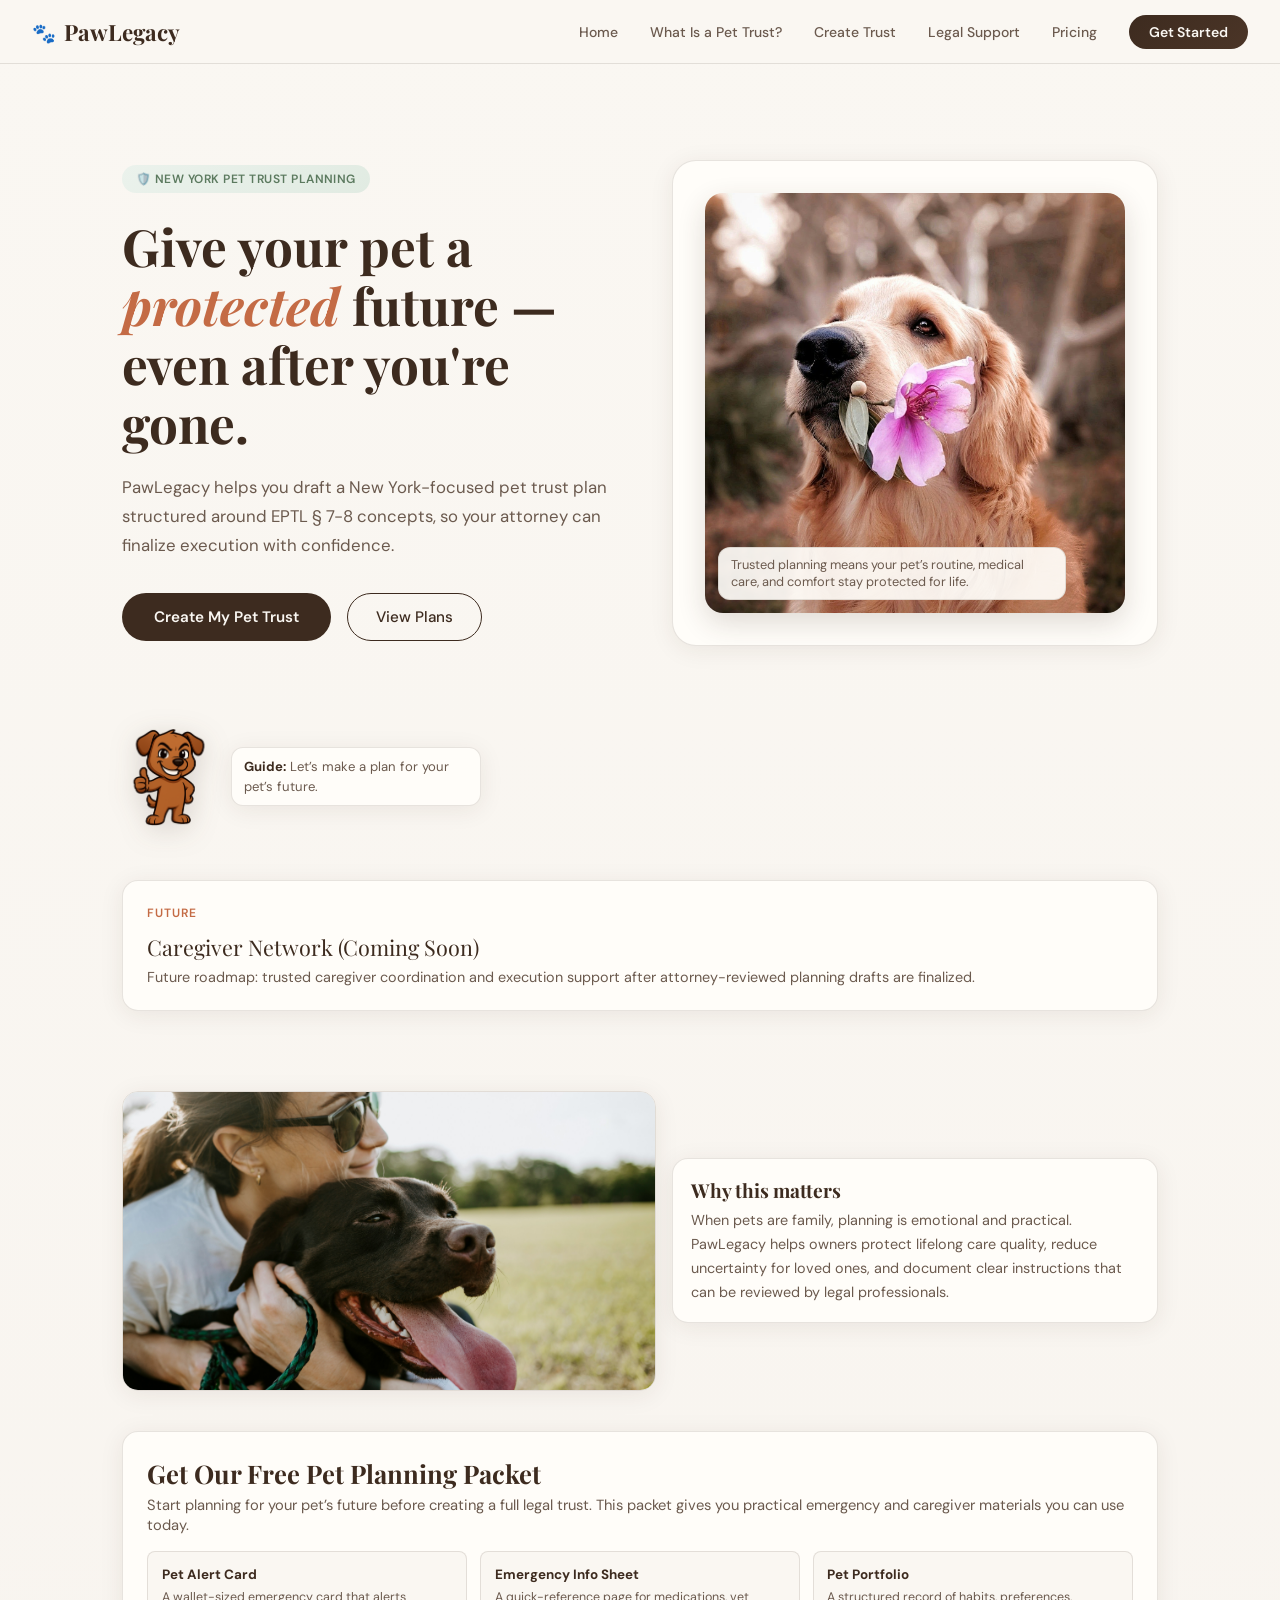
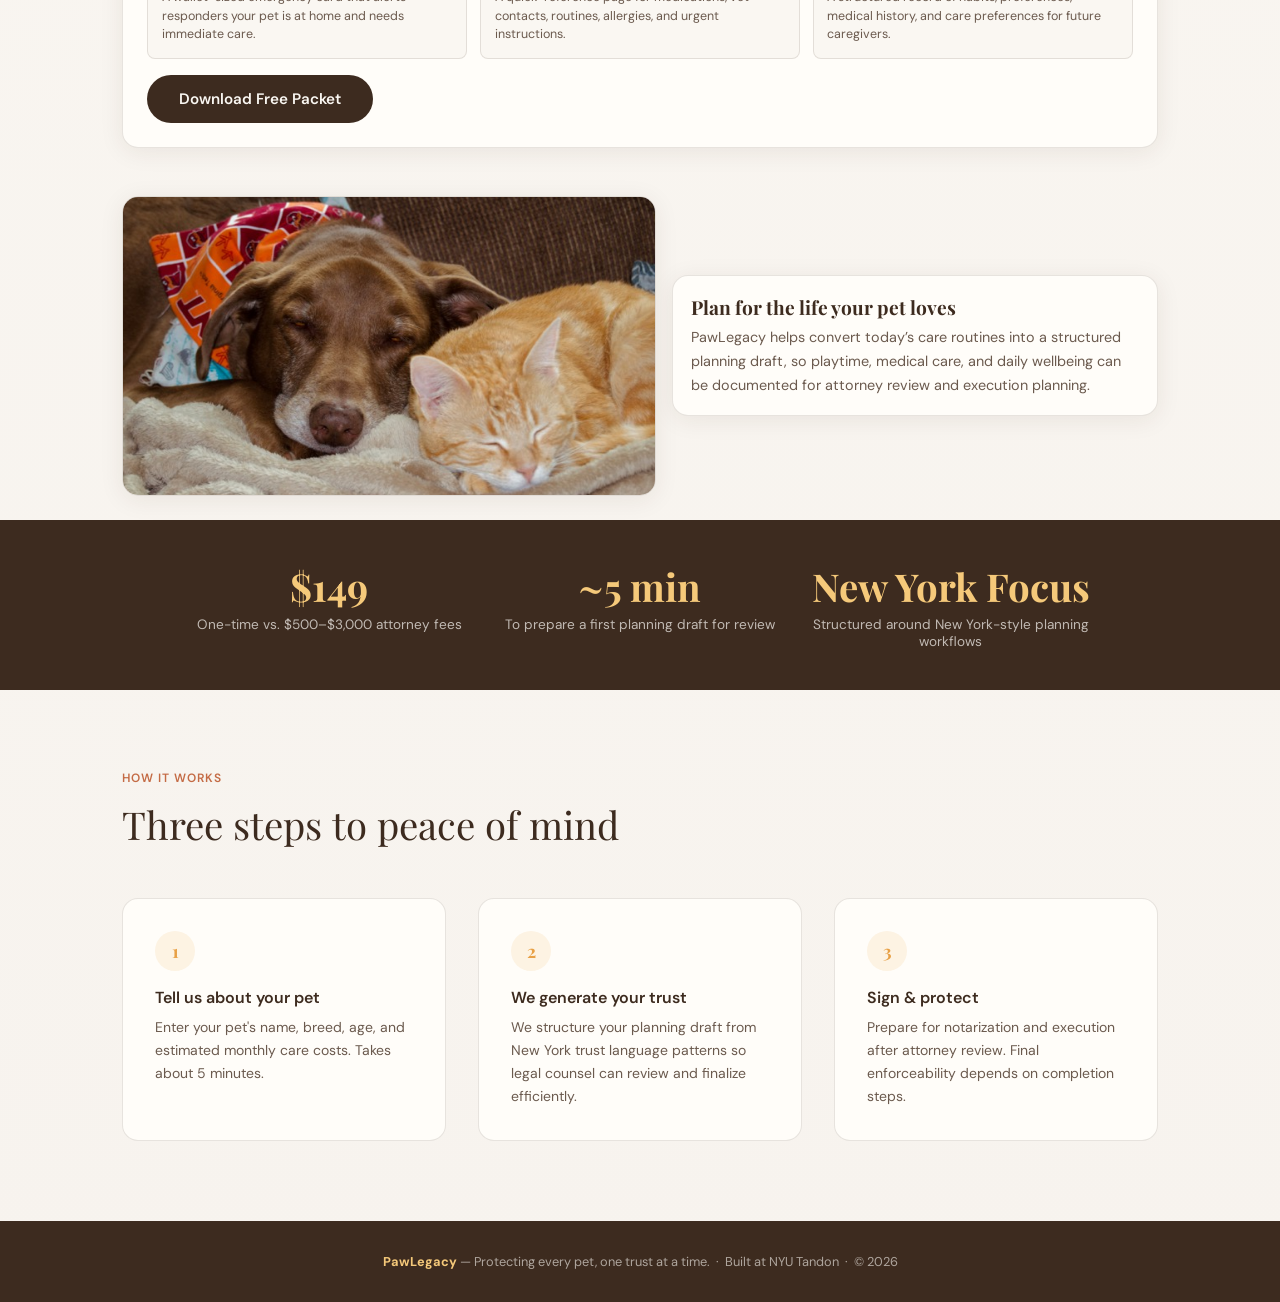
<file: index.html>
<!DOCTYPE html>
<html lang="en">
<head>
<meta charset="UTF-8">
<meta name="viewport" content="width=device-width, initial-scale=1.0">
<title>PawLegacy — Protect Your Pet's Future</title>
<link href="https://fonts.googleapis.com/css2?family=Playfair+Display:ital,wght@0,400;0,700;1,400&family=DM+Sans:wght@300;400;500;600&display=swap" rel="stylesheet">
<style>
  :root {
    --cream: #FAF7F2;
    --warm-white: #FFFDF9;
    --bark: #3D2B1F;
    --bark-light: #6B4C3B;
    --amber: #E8A045;
    --amber-light: #F5C97A;
    --amber-pale: #FDF3E3;
    --sage: #5C7A5F;
    --sage-light: #8BA88E;
    --sage-pale: #EBF2EC;
    --terracotta: #C46B45;
    --terracotta-pale: #F7EAE4;
    --indigo: #534AB7;
    --indigo-pale: #EEEDFE;
    --text-main: #2A1F17;
    --text-mid: #6B5A4E;
    --text-light: #A8948A;
    --border: rgba(61,43,31,0.12);
    --shadow: 0 4px 24px rgba(61,43,31,0.08);
    --radius: 16px;
    --radius-sm: 8px;
  }

  * { margin: 0; padding: 0; box-sizing: border-box; }

  body {
    font-family: 'DM Sans', sans-serif;
    background: linear-gradient(180deg, #faf7f2 0%, #f7f3ee 100%);
    color: var(--text-main);
    min-height: 100vh;
  }

  /* NAV */
  nav {
    position: fixed; top: 0; left: 0; right: 0; z-index: 100;
    background: rgba(250,247,242,0.92);
    backdrop-filter: blur(12px);
    border-bottom: 1px solid var(--border);
    padding: 0 2rem;
    height: 64px;
    display: flex; align-items: center; justify-content: space-between;
  }
  .nav-logo {
    font-family: 'Playfair Display', serif;
    font-size: 1.4rem;
    font-weight: 700;
    color: var(--bark);
    display: flex; align-items: center; gap: 8px;
  }
  .nav-logo .paw { font-size: 1.2rem; }
  .nav-links { display: flex; gap: 2rem; align-items: center; }
  .nav-links a {
    text-decoration: none; color: var(--text-mid);
    font-size: 0.875rem; font-weight: 500;
    cursor: pointer;
    transition: color 0.2s;
  }
  .nav-links a:hover { color: var(--bark); }
  .nav-cta {
    background: linear-gradient(135deg, var(--bark) 0%, #4b3527 100%);
    color: var(--cream) !important;
    padding: 8px 20px;
    border-radius: 40px;
    font-weight: 600 !important;
  }
  .nav-cta:hover { background: var(--bark-light); color: var(--cream) !important; }

  /* PAGES */
  .page { display: none; padding-top: 64px; min-height: 100vh; }
  .page.active { display: block; }

  /* ====== LANDING PAGE ====== */
  .hero {
    padding: 6rem 2rem 4rem;
    max-width: 1100px;
    margin: 0 auto;
    display: grid;
    grid-template-columns: 1fr 1fr;
    gap: 4rem;
    align-items: center;
  }
  .hero-badge {
    display: inline-flex; align-items: center; gap: 6px;
    background: linear-gradient(135deg, var(--sage-pale) 0%, #e1ebe2 100%);
    color: var(--sage);
    font-size: 0.75rem; font-weight: 600;
    padding: 6px 14px;
    border-radius: 40px;
    margin-bottom: 1.5rem;
    letter-spacing: 0.04em;
    text-transform: uppercase;
  }
  .hero h1 {
    font-family: 'Playfair Display', serif;
    font-size: clamp(2.4rem, 4vw, 3.4rem);
    line-height: 1.15;
    color: var(--bark);
    margin-bottom: 1.25rem;
  }
  .hero h1 em { font-style: italic; color: var(--terracotta); }
  .hero p {
    font-size: 1.05rem;
    line-height: 1.75;
    color: var(--text-mid);
    margin-bottom: 2rem;
  }
  .hero-actions { display: flex; gap: 1rem; align-items: center; flex-wrap: wrap; }
  .btn-primary {
    background: var(--bark);
    color: var(--cream);
    border: none;
    padding: 14px 32px;
    border-radius: 40px;
    font-family: 'DM Sans', sans-serif;
    font-size: 0.95rem;
    font-weight: 600;
    cursor: pointer;
    transition: transform 0.2s, background 0.2s;
  }
  .btn-primary:hover { background: var(--bark-light); transform: translateY(-1px); }
  .btn-secondary {
    background: transparent;
    color: var(--bark);
    border: 1.5px solid var(--bark);
    padding: 13px 28px;
    border-radius: 40px;
    font-family: 'DM Sans', sans-serif;
    font-size: 0.95rem;
    font-weight: 500;
    cursor: pointer;
    transition: background 0.2s;
  }
  .btn-secondary:hover { background: var(--amber-pale); }

  .hero-visual {
    position: relative;
    background: var(--warm-white);
    border-radius: 24px;
    border: 1px solid var(--border);
    padding: 2rem;
    box-shadow: var(--shadow);
  }
  .hero-photo {
    width: 100%;
    height: 420px;
    object-fit: cover;
    border-radius: 18px;
    box-shadow: 0 10px 28px rgba(61,43,31,0.16);
    display: block;
  }
  .hero-photo-note {
    position: absolute;
    left: 2.8rem;
    bottom: 2.8rem;
    background: rgba(255,253,249,0.92);
    border: 1px solid var(--border);
    border-radius: 12px;
    padding: 0.55rem 0.75rem;
    color: var(--text-mid);
    font-size: 0.8rem;
    max-width: 72%;
  }
  .hero-stat-row { display: grid; grid-template-columns: 1fr 1fr; gap: 1rem; margin-bottom: 1rem; }
  .hero-stat {
    background: var(--cream);
    border-radius: var(--radius-sm);
    padding: 1rem;
    text-align: center;
  }
  .hero-stat .num {
    font-family: 'Playfair Display', serif;
    font-size: 1.8rem;
    font-weight: 700;
    color: var(--bark);
  }
  .hero-stat .label {
    font-size: 0.75rem;
    color: var(--text-light);
    margin-top: 2px;
  }
  .hero-doc-preview {
    background: var(--cream);
    border-radius: var(--radius-sm);
    padding: 1.25rem;
    border: 1px dashed var(--amber-light);
  }
  .doc-line { height: 8px; background: var(--border); border-radius: 4px; margin-bottom: 8px; }
  .doc-line.short { width: 60%; }
  .doc-line.amber { background: var(--amber-light); width: 40%; }
  .doc-tag {
    display: inline-block;
    background: var(--sage-pale);
    color: var(--sage);
    font-size: 0.7rem;
    font-weight: 600;
    padding: 3px 10px;
    border-radius: 20px;
    margin-top: 4px;
  }

  /* STATS STRIP */
  .stats-strip {
    background: var(--bark);
    padding: 2.5rem 2rem;
  }
  .stats-inner {
    max-width: 900px;
    margin: 0 auto;
    display: grid;
    grid-template-columns: repeat(3, 1fr);
    gap: 2rem;
    text-align: center;
  }
  .strip-stat .n {
    font-family: 'Playfair Display', serif;
    font-size: 2.4rem;
    color: var(--amber-light);
    font-weight: 700;
  }
  .strip-stat .l {
    font-size: 0.85rem;
    color: rgba(250,247,242,0.7);
    margin-top: 4px;
  }

  /* HOW IT WORKS */
  .section {
    padding: 5rem 2rem;
    max-width: 1100px;
    margin: 0 auto;
  }
  .section-label {
    font-size: 0.75rem;
    font-weight: 600;
    letter-spacing: 0.08em;
    text-transform: uppercase;
    color: var(--terracotta);
    margin-bottom: 0.75rem;
  }
  .section-title {
    font-family: 'Playfair Display', serif;
    font-size: clamp(1.8rem, 3vw, 2.6rem);
    color: var(--bark);
    margin-bottom: 3rem;
  }
  .steps {
    display: grid;
    grid-template-columns: repeat(3, 1fr);
    gap: 2rem;
  }
  .step {
    background: var(--warm-white);
    border-radius: var(--radius);
    padding: 2rem;
    border: 1px solid var(--border);
    position: relative;
  }
  .step-num {
    width: 40px; height: 40px;
    background: var(--amber-pale);
    color: var(--amber);
    border-radius: 50%;
    display: flex; align-items: center; justify-content: center;
    font-family: 'Playfair Display', serif;
    font-size: 1.1rem;
    font-weight: 700;
    margin-bottom: 1rem;
  }
  .step h3 {
    font-size: 1rem;
    font-weight: 600;
    color: var(--bark);
    margin-bottom: 0.5rem;
  }
  .step p { font-size: 0.875rem; color: var(--text-mid); line-height: 1.65; }

  /* FOOTER */
  footer {
    background: var(--bark);
    color: rgba(250,247,242,0.6);
    text-align: center;
    padding: 2rem;
    font-size: 0.8rem;
  }
  footer strong { color: var(--amber-light); }

  /* ====== TRUST FORM PAGE ====== */
  .form-container {
    max-width: 760px;
    margin: 0 auto;
    padding: 3rem 2rem;
  }
  .form-header { margin-bottom: 2.5rem; }
  .form-header h2 {
    font-family: 'Playfair Display', serif;
    font-size: 2rem;
    color: var(--bark);
    margin-bottom: 0.5rem;
  }
  .form-header p { color: var(--text-mid); font-size: 0.95rem; }

  .form-card {
    background: var(--warm-white);
    border-radius: var(--radius);
    border: 1px solid var(--border);
    padding: 2rem;
    margin-bottom: 1.5rem;
    box-shadow: var(--shadow);
  }
  .form-card h3 {
    font-size: 0.8rem;
    font-weight: 600;
    letter-spacing: 0.06em;
    text-transform: uppercase;
    color: var(--amber);
    margin-bottom: 1.25rem;
  }
  .form-grid { display: grid; grid-template-columns: 1fr 1fr; gap: 1rem; }
  .form-group { margin-bottom: 0; }
  .form-group.full { grid-column: 1 / -1; }
  label {
    display: block;
    font-size: 0.8rem;
    font-weight: 500;
    color: var(--text-mid);
    margin-bottom: 5px;
  }
  input, select, textarea {
    width: 100%;
    background: var(--cream);
    border: 1px solid var(--border);
    border-radius: var(--radius-sm);
    padding: 10px 14px;
    font-family: 'DM Sans', sans-serif;
    font-size: 0.9rem;
    color: var(--text-main);
    transition: border-color 0.2s;
    outline: none;
  }
  input:focus, select:focus, textarea:focus {
    border-color: var(--amber);
    background: var(--warm-white);
  }
  textarea { min-height: 80px; resize: vertical; }

  .pet-row {
    background: var(--cream);
    border-radius: var(--radius-sm);
    padding: 1rem;
    margin-bottom: 0.75rem;
    border: 1px solid var(--border);
    display: grid;
    grid-template-columns: 1fr 1fr 1fr auto;
    gap: 0.75rem;
    align-items: end;
  }
  .btn-add-pet {
    background: none;
    border: 1.5px dashed var(--border);
    border-radius: var(--radius-sm);
    padding: 10px;
    width: 100%;
    font-family: 'DM Sans', sans-serif;
    font-size: 0.875rem;
    color: var(--text-light);
    cursor: pointer;
    transition: border-color 0.2s, color 0.2s;
    margin-top: 0.5rem;
  }
  .btn-add-pet:hover { border-color: var(--amber); color: var(--amber); }
  .btn-remove {
    background: none;
    border: none;
    color: var(--text-light);
    cursor: pointer;
    font-size: 1.1rem;
    padding: 6px;
    border-radius: 4px;
    line-height: 1;
  }
  .btn-remove:hover { color: var(--terracotta); }

  .generate-btn {
    width: 100%;
    background: var(--bark);
    color: var(--cream);
    border: none;
    padding: 16px;
    border-radius: 40px;
    font-family: 'DM Sans', sans-serif;
    font-size: 1rem;
    font-weight: 600;
    cursor: pointer;
    margin-top: 0.5rem;
    transition: background 0.2s, transform 0.2s;
    display: flex; align-items: center; justify-content: center; gap: 8px;
  }
  .generate-btn:hover { background: var(--bark-light); transform: translateY(-1px); }
  .generate-btn:disabled { opacity: 0.6; cursor: not-allowed; transform: none; }

  /* Loading */
  .loading-state {
    padding: 1.2rem;
    display: none;
    border: 1px solid var(--border);
    border-radius: var(--radius);
    background: var(--warm-white);
    box-shadow: var(--shadow);
  }
  .loading-shell { display: grid; grid-template-columns: 94px 1fr; gap: 0.9rem; align-items: start; }
  .loading-mascot {
    background: var(--cream);
    border: 1px solid var(--border);
    border-radius: 14px;
    padding: 0.55rem;
    text-align: center;
  }
  .loading-mascot img {
    width: 68px;
    animation: loadingBob 1.2s ease-in-out infinite;
  }
  @keyframes loadingBob {
    0%,100% { transform: translateY(0px); }
    50% { transform: translateY(-4px); }
  }
  .loading-title { font-family:'Playfair Display',serif; color: var(--bark); font-size: 1.04rem; margin-bottom: 0.3rem; }
  .loading-sub { color: var(--text-mid); font-size: 0.82rem; margin-bottom: 0.65rem; }
  .loading-steps { list-style: none; display: grid; gap: 0.42rem; }
  .loading-steps li {
    border: 1px solid var(--border);
    border-radius: 10px;
    background: #fff;
    padding: 0.5rem 0.6rem;
    font-size: 0.8rem;
    color: var(--text-mid);
    display: flex;
    align-items: center;
    gap: 0.5rem;
    transition: all .2s ease;
  }
  .loading-steps li .dot {
    width: 18px; height: 18px;
    border-radius: 50%;
    border: 1px solid var(--border);
    display: inline-flex; align-items: center; justify-content: center;
    font-size: 0.68rem;
    color: var(--text-light);
    background: #fff;
    flex-shrink: 0;
  }
  .loading-steps li.active {
    border-color: var(--amber);
    background: #fff9ef;
    color: var(--bark);
    box-shadow: 0 0 0 3px rgba(232,160,69,0.18);
  }
  .loading-steps li.active .dot { border-color: var(--amber); color: var(--amber); }
  .loading-steps li.done {
    border-color: rgba(92,122,95,0.4);
    background: var(--sage-pale);
    color: var(--bark);
  }
  .loading-steps li.done .dot { background: var(--sage); border-color: var(--sage); color: #fff; }

  /* Document output */
  .doc-output {
    display: none;
    background: var(--warm-white);
    border-radius: var(--radius);
    border: 1.5px solid var(--border);
    margin-top: 1.5rem;
    position: relative;
    box-shadow: var(--shadow);
    overflow: hidden;
  }
  .result-dashboard-header {
    background: var(--bark);
    color: var(--cream);
    border-top-left-radius: var(--radius);
    border-top-right-radius: var(--radius);
    padding: 1.25rem 1.4rem;
    display: flex;
    align-items: center;
    justify-content: space-between;
    gap: 1rem;
  }
  .result-overline { font-size: 0.72rem; letter-spacing: 0.08em; text-transform: uppercase; opacity: 0.82; margin-bottom: 0.3rem; }
  .result-dashboard-header h4 { font-size: 1.2rem; margin: 0; color: var(--cream); font-family: 'Playfair Display', serif; }
  .doc-badge {
    background: #2e7c52;
    color: #fff;
    font-size: 0.72rem;
    font-weight: 700;
    padding: 0.4rem 0.8rem;
    border-radius: 999px;
    white-space: nowrap;
    border: 1px solid rgba(255,255,255,0.22);
  }
  .doc-output > *:not(.result-dashboard-header) { margin-left: 1.35rem; margin-right: 1.35rem; }
  .result-hero {
    margin-top: 1.1rem;
    display: flex;
    align-items: flex-start;
    gap: 0.85rem;
  }
  .result-hero-bubble {
    flex: 1;
    background: var(--cream);
    border: 1px solid var(--border);
    border-radius: 14px;
    padding: 0.78rem 0.92rem;
    font-size: 0.86rem;
    color: var(--text-mid);
    line-height: 1.6;
  }
  .result-title-block { text-align: center; margin: 1rem 0 0.85rem; }
  .result-title-block h5 { font-family: 'Playfair Display', serif; font-size: 1.45rem; color: var(--bark); margin-bottom: 0.35rem; }
  .result-title-block p { color: var(--text-mid); font-size: 0.9rem; }
  .compliance-notice {
    border: 1px solid #f0d7a2;
    background: #fff6e6;
    border-radius: 12px;
    padding: 0.75rem 0.9rem;
    margin-bottom: 0.8rem;
    color: #6b4e1a;
    font-size: 0.81rem;
    line-height: 1.55;
  }
  .dashboard-badges { display: flex; gap: 0.5rem; flex-wrap: wrap; margin: 0.75rem 0 1rem; }
  .status-pill {
    border: 1px solid var(--border);
    background: #fff;
    color: var(--bark);
    border-radius: 999px;
    padding: 0.25rem 0.65rem;
    font-size: 0.72rem;
    font-weight: 600;
  }
  .workflow-rail {
    position: relative;
    display: grid;
    grid-template-columns: repeat(4, 1fr);
    gap: 0.65rem;
    margin-bottom: 0.95rem;
  }
  .workflow-rail::before {
    content: '';
    position: absolute;
    left: 7%;
    right: 7%;
    top: 16px;
    height: 2px;
    background: var(--border);
    z-index: 0;
  }
  .workflow-step {
    position: relative;
    z-index: 1;
    border: 1px solid var(--border);
    background: #fff;
    border-radius: 12px;
    padding: 0.65rem;
    min-height: 92px;
    box-shadow: var(--shadow);
  }
  .workflow-dot {
    width: 30px; height: 30px; border-radius: 50%;
    display: flex; align-items: center; justify-content: center;
    font-size: 0.86rem; font-weight: 700;
    border: 1px solid var(--border);
    background: #fff;
    color: var(--text-mid);
    margin-bottom: 0.45rem;
  }
  .workflow-step .n { font-size: 0.72rem; color: var(--text-light); margin-bottom: 0.18rem; }
  .workflow-step .t { font-size: 0.78rem; color: var(--bark); line-height: 1.35; }
  .workflow-step.done { border-color: rgba(92,122,95,0.5); background: var(--sage-pale); }
  .workflow-step.done .workflow-dot { background: var(--sage); color: white; border-color: var(--sage); }
  .workflow-step.active { border-color: var(--amber); box-shadow: 0 0 0 3px rgba(232,160,69,0.2), var(--shadow); }
  .workflow-step.active .workflow-dot { background: var(--amber); color: white; border-color: var(--amber); }
  .workflow-step.locked { background: #fcfbf8; }
  .workflow-step.locked .workflow-dot { border-style: dashed; color: var(--text-light); }
  .workflow-step.clickable { cursor: pointer; }
  .result-panels {
    display: grid;
    grid-template-columns: 1fr 1fr;
    gap: 0.8rem;
    margin: 0.9rem 0 0.7rem;
  }
  .calc-result, .live-preview, .result-summary {
    background: #fff;
    border: 1px solid var(--border);
    border-radius: var(--radius-sm);
    padding: 12px 14px;
    font-size: 0.85rem;
    color: var(--text-mid);
    line-height: 1.6;
  }
  .calc-result.planning-screen {
    background: #fffdfa;
    border: 1px solid #ddd4c8;
    box-shadow: var(--shadow);
  }
  .calc-headline {
    font-size: 0.75rem;
    letter-spacing: 0.07em;
    text-transform: uppercase;
    color: var(--text-light);
    margin-bottom: 0.25rem;
  }
  .calc-range {
    font-family: 'Playfair Display', serif;
    font-size: 1.7rem;
    color: var(--bark);
    margin-bottom: 0.3rem;
  }
  .calc-support {
    color: var(--text-mid);
    font-size: 0.8rem;
    margin-bottom: 0.8rem;
  }
  .calc-mini-cards {
    display: grid;
    grid-template-columns: repeat(3, 1fr);
    gap: 0.55rem;
    margin-bottom: 0.85rem;
  }
  .calc-mini-card {
    border: 1px solid var(--border);
    background: #fff;
    border-radius: 10px;
    padding: 0.5rem 0.55rem;
  }
  .calc-mini-card span {
    display: block;
    font-size: 0.66rem;
    text-transform: uppercase;
    letter-spacing: 0.05em;
    color: var(--text-light);
    margin-bottom: 0.2rem;
  }
  .calc-mini-card strong { font-size: 0.86rem; color: var(--bark); }
  .calc-block-title {
    font-size: 0.76rem;
    text-transform: uppercase;
    letter-spacing: 0.06em;
    color: var(--text-light);
    margin: 0.7rem 0 0.28rem;
  }
  .calc-factors {
    margin: 0 0 0.5rem 1rem;
    font-size: 0.8rem;
    color: var(--text-mid);
  }
  .calc-breakdown-row {
    display: flex;
    justify-content: space-between;
    gap: 0.5rem;
    border-bottom: 1px solid #eee7db;
    padding: 0.28rem 0;
    font-size: 0.8rem;
    color: var(--text-mid);
  }
  .calc-breakdown-row strong { color: var(--bark); }
  .calc-why {
    margin-top: 0.55rem;
    padding: 0.5rem 0.6rem;
    border: 1px solid #e8dfd3;
    background: #fff;
    border-radius: 9px;
    color: var(--text-mid);
    font-size: 0.79rem;
  }
  .calc-actions {
    margin-top: 0.72rem;
    display: flex;
    gap: 0.5rem;
    flex-wrap: wrap;
  }
  .calc-actions button {
    border-radius: 999px;
    border: 1px solid transparent;
    padding: 8px 12px;
    font-size: 0.76rem;
    font-weight: 600;
    cursor: pointer;
    font-family: 'DM Sans', sans-serif;
  }
  .calc-actions .primary { background: var(--bark); color: #fff; }
  .calc-actions .secondary { background: #fff; border-color: var(--border); color: var(--bark); }
  .calc-actions .link { background: transparent; border: none; color: var(--text-light); text-decoration: underline; padding-left: 0; }
  .result-summary {
    background: #f4faf4;
    color: var(--bark);
  }
  .continuity-wrap { margin-top: 1rem; padding-top: 0.4rem; }
  .continuity-wrap h5 { font-family: 'Playfair Display', serif; color: var(--bark); margin-bottom: 0.4rem; font-size: 1.15rem; }
  .continuity-intro { font-size: 0.85rem; color: var(--text-mid); margin-bottom: 0.7rem; }
  .continuity-cards { display: grid; grid-template-columns: repeat(3, 1fr); gap: 0.75rem; }
  .continuity-card { border: 1px solid var(--border); border-radius: var(--radius-sm); padding: 0.85rem; }
  .continuity-card.gap { background: #fff7ef; }
  .continuity-card.coverage { background: #eef5ef; }
  .continuity-card.buffer { background: #f1effb; }
  .continuity-card h6 { font-size: 0.84rem; color: var(--bark); margin-bottom: 0.35rem; }
  .continuity-card p { font-size: 0.78rem; color: var(--text-mid); line-height: 1.48; }
  .document-metadata {
    border: 1px solid var(--border);
    border-radius: 12px;
    padding: 0.95rem 1rem;
    margin-top: 1rem;
    background: #fffdf9;
  }
  .document-metadata h6 {
    font-family: 'Playfair Display', serif;
    font-size: 1.05rem;
    color: var(--bark);
    margin-bottom: 0.25rem;
  }
  .document-metadata p { font-size: 0.8rem; color: var(--text-mid); margin-bottom: 0.8rem; }
  .meta-grid {
    display: grid;
    grid-template-columns: repeat(3, 1fr);
    gap: 0.65rem;
  }
  .meta-grid div { border: 1px solid var(--border); border-radius: 10px; background: #fff; padding: 0.55rem 0.62rem; }
  .meta-grid span { display: block; font-size: 0.7rem; color: var(--text-light); text-transform: uppercase; letter-spacing: 0.05em; margin-bottom: 0.2rem; }
  .meta-grid strong { font-size: 0.82rem; color: var(--bark); }
  .doc-preview-wrap { position: relative; margin-top: 0.9rem; }
  .doc-preview-excerpt {
    border: 1px solid var(--border);
    border-radius: 10px;
    background: #fff;
    padding: 0.7rem 0.85rem;
    color: var(--text-mid);
    font-size: 0.8rem;
    margin-bottom: 0.6rem;
  }
  .doc-content.legal-doc-panel {
    font-family: Georgia, 'Times New Roman', serif;
    font-size: 0.92rem;
    line-height: 1.5;
    color: #1c1814;
    background: #fff;
    border: 1px solid #d7d0c6;
    border-radius: 12px;
    padding: 1.4rem;
  }
  .legal-headline { text-align: center; border-bottom: 1px solid #d8d2ca; margin-bottom: 0.85rem; padding-bottom: 0.7rem; }
  .legal-headline h3 { font-size: 1.15rem; letter-spacing: 0.02em; margin-bottom: 0.25rem; }
  .legal-headline p { font-size: 0.78rem; color: #4d4339; }
  .legal-notice {
    border: 1px solid #c5bbad;
    background: #f8f5ef;
    padding: 0.58rem 0.72rem;
    font-size: 0.77rem;
    margin-bottom: 0.8rem;
    line-height: 1.45;
  }
  .legal-meta {
    width: 100%;
    border-collapse: collapse;
    margin-bottom: 0.9rem;
    border: 1px solid #dfd7cb;
    table-layout: fixed;
  }
  .legal-meta th, .legal-meta td {
    border-bottom: 1px solid #e7e0d6;
    padding: 0.48rem 0.58rem;
    vertical-align: top;
    text-align: left;
    word-break: break-word;
  }
  .legal-meta tr:last-child th, .legal-meta tr:last-child td { border-bottom: none; }
  .legal-meta th {
    width: 34%;
    font-size: 0.67rem;
    color: #675d52;
    text-transform: uppercase;
    letter-spacing: 0.06em;
    background: #faf8f4;
  }
  .legal-meta td { font-size: 0.8rem; color: #241f1a; font-weight: 600; }
  .legal-section { margin: 0.68rem 0; }
  .legal-section h4 { font-size: 0.9rem; margin-bottom: 0.34rem; text-transform: uppercase; letter-spacing: 0.02em; }
  .legal-section p { margin-bottom: 0.35rem; }
  .legal-subsection { margin-left: 0.4rem; padding-left: 0.4rem; border-left: 2px solid #ece7df; }
  .legal-signatures {
    margin-top: 1rem;
    padding-top: 0.8rem;
    border-top: 1.5px solid #d9d2c7;
    display: grid;
    grid-template-columns: 1fr 1fr;
    gap: 0.9rem;
  }
  .sig-col { font-size: 0.78rem; }
  .sig-line { border-bottom: 1px solid #3d2b1f; height: 26px; margin: 0.65rem 0 0.3rem; }
  .doc-preview-wrap.collapsed .doc-content { display: none; }
  .doc-preview-wrap:not(.collapsed) .doc-preview-excerpt { display: none; }
  .doc-fade {
    display: none;
    position: absolute;
    left: 0;
    right: 0;
    bottom: 0;
    height: 90px;
    background: linear-gradient(180deg, rgba(255,253,249,0) 0%, rgba(255,253,249,0.96) 65%, rgba(255,253,249,1) 100%);
    border-bottom-left-radius: var(--radius-sm);
    border-bottom-right-radius: var(--radius-sm);
    pointer-events: none;
  }
  .doc-gate-note {
    display: none;
    position: absolute;
    bottom: 14px;
    left: 50%;
    transform: translateX(-50%);
    background: var(--warm-white);
    border: 1px solid var(--border);
    border-radius: 999px;
    padding: 0.35rem 0.75rem;
    font-size: 0.75rem;
    color: var(--text-mid);
    box-shadow: var(--shadow);
    white-space: nowrap;
  }
  .doc-preview-wrap.collapsed .doc-fade,
  .doc-preview-wrap.collapsed .doc-gate-note { display: block; }
  .doc-toggle {
    margin-top: 0.55rem;
    background: transparent;
    border: 1px solid var(--border);
    color: var(--bark);
    border-radius: 999px;
    padding: 7px 14px;
    font-size: 0.8rem;
    font-weight: 600;
  }
  .doc-actions {
    display: flex;
    gap: 0.75rem;
    margin: 1.25rem 1.35rem 1.35rem !important;
    flex-wrap: wrap;
  }
  .doc-actions button {
    border-radius: 999px;
    padding: 11px 15px;
    font-family: 'DM Sans', sans-serif;
    font-weight: 600;
    font-size: 0.84rem;
    border: 1px solid transparent;
    cursor: pointer;
  }
  .btn-primary-strong { background: var(--amber); color: #fff; }
  .btn-secondary-strong { background: var(--bark-light); color: #fff; }
  .btn-ghost { background: transparent; border-color: var(--border) !important; color: var(--bark); }

  /* ====== PRICING PAGE ====== */
  .pricing-container {
    max-width: 900px;
    margin: 0 auto;
    padding: 3rem 2rem;
  }
  .pricing-header { text-align: center; margin-bottom: 3rem; }
  .pricing-header h2 {
    font-family: 'Playfair Display', serif;
    font-size: 2.2rem;
    color: var(--bark);
    margin-bottom: 0.5rem;
  }
  .pricing-header p { color: var(--text-mid); }
  .pricing-grid {
    display: grid;
    grid-template-columns: 1fr 1fr;
    gap: 1.5rem;
    margin-bottom: 3rem;
  }
  .plan-card {
    background: var(--warm-white);
    border-radius: var(--radius);
    border: 1.5px solid var(--border);
    padding: 2rem;
    position: relative;
    box-shadow: var(--shadow);
  }
  .plan-card.featured {
    border-color: var(--amber);
    background: var(--amber-pale);
  }
  .featured-badge {
    position: absolute; top: -12px; left: 50%; transform: translateX(-50%);
    background: var(--amber);
    color: white;
    font-size: 0.7rem;
    font-weight: 600;
    padding: 4px 16px;
    border-radius: 20px;
    white-space: nowrap;
  }
  .plan-name {
    font-size: 0.75rem;
    font-weight: 600;
    text-transform: uppercase;
    letter-spacing: 0.06em;
    color: var(--text-light);
    margin-bottom: 0.5rem;
  }
  .plan-price {
    font-family: 'Playfair Display', serif;
    font-size: 2.8rem;
    font-weight: 700;
    color: var(--bark);
    line-height: 1;
    margin-bottom: 0.25rem;
  }
  .plan-price .suffix {
    font-size: 1rem;
    font-family: 'DM Sans', sans-serif;
    color: var(--text-light);
  }
  .plan-sub {
    font-size: 0.8rem;
    color: var(--text-light);
    margin-bottom: 1.5rem;
  }
  .plan-features { list-style: none; margin-bottom: 2rem; }
  .plan-features li {
    font-size: 0.875rem;
    color: var(--text-mid);
    padding: 6px 0;
    border-bottom: 1px solid var(--border);
    display: flex; align-items: flex-start; gap: 8px;
  }
  .plan-features li:last-child { border-bottom: none; }
  .check { color: var(--sage); font-weight: 700; flex-shrink: 0; }
  .plan-btn {
    width: 100%;
    padding: 13px;
    border-radius: 40px;
    font-family: 'DM Sans', sans-serif;
    font-size: 0.9rem;
    font-weight: 600;
    cursor: pointer;
    border: none;
  }
  .plan-btn.bark { background: var(--bark); color: var(--cream); }
  .plan-btn.amber { background: var(--amber); color: white; }
  .plan-btn:hover { opacity: 0.9; transform: translateY(-1px); transition: all 0.2s; }

  .faq-section { margin-top: 1rem; }
  .faq-section h3 {
    font-family: 'Playfair Display', serif;
    font-size: 1.4rem;
    color: var(--bark);
    margin-bottom: 1rem;
  }
  .faq-item {
    border-bottom: 1px solid var(--border);
    padding: 1rem 0;
  }
  .faq-q {
    font-size: 0.9rem;
    font-weight: 500;
    color: var(--text-main);
    cursor: pointer;
    display: flex; justify-content: space-between; align-items: center;
  }
  .faq-a {
    font-size: 0.85rem;
    color: var(--text-mid);
    line-height: 1.65;
    margin-top: 0.5rem;
    display: none;
  }
  .faq-item.open .faq-a { display: block; }
  .faq-arrow { transition: transform 0.2s; }
  .faq-item.open .faq-arrow { transform: rotate(180deg); }

  .toast {
    position: fixed; bottom: 24px; right: 24px; z-index: 300;
    background: var(--sage);
    color: white;
    padding: 14px 20px;
    border-radius: var(--radius-sm);
    font-size: 0.875rem;
    font-weight: 500;
    box-shadow: 0 8px 24px rgba(0,0,0,0.15);
    transform: translateY(80px);
    opacity: 0;
    transition: all 0.3s ease;
  }
  .toast.show { transform: translateY(0); opacity: 1; }

  .checklist-list {
    display: grid;
    gap: 0.5rem;
    font-size: 0.9rem;
    color: var(--text-mid);
  }
  .checklist-list label {
    display: flex;
    align-items: center;
    gap: 0.55rem;
    margin: 0;
  }
  .checklist-list input { width: auto; }

  .compliance-notice {
    border: 1px solid rgba(61,43,31,0.22);
    background: #fffdf8;
    border-radius: 10px;
    padding: 0.65rem 0.8rem;
    margin-bottom: 0.8rem;
    color: var(--text-mid);
    font-size: 0.8rem;
    line-height: 1.55;
  }
  .compliance-notice strong { color: var(--bark); }

  .exec-flow {
    display: grid;
    grid-template-columns: repeat(4, 1fr);
    gap: 0.55rem;
    margin: 0.8rem 0 1rem;
  }
  .exec-step {
    border: 1px solid var(--border);
    background: var(--warm-white);
    border-radius: 10px;
    padding: 0.6rem;
    box-shadow: var(--shadow);
  }
  .exec-step .n {
    font-size: 0.68rem;
    letter-spacing: 0.05em;
    text-transform: uppercase;
    color: var(--text-light);
    margin-bottom: 0.2rem;
  }
  .exec-step .t {
    font-size: 0.82rem;
    color: var(--bark);
    font-weight: 600;
  }
  .exec-step.clickable { cursor: pointer; transition: transform 0.15s ease, box-shadow 0.2s ease; }
  .exec-step.clickable:hover { transform: translateY(-1px); box-shadow: 0 8px 18px rgba(61,43,31,0.12); }
  .exec-step.completed {
    background: var(--sage-pale);
    border-color: rgba(92,122,95,0.35);
  }
  .exec-step.active {
    border-color: var(--amber);
    background: #fff9ef;
  }
  .activation-panel {
    display: none;
    border: 1px solid var(--border);
    border-radius: 10px;
    background: var(--warm-white);
    box-shadow: var(--shadow);
    padding: 0.85rem 0.95rem;
    margin-top: 0.6rem;
    animation: fadeSlide .18s ease;
  }
  .activation-panel.show { display: block; }
  .activation-panel h6 {
    margin: 0 0 0.35rem;
    font-size: 0.9rem;
    color: var(--bark);
    font-family: 'Playfair Display', serif;
  }
  .activation-panel p, .activation-panel li {
    color: var(--text-mid);
    font-size: 0.82rem;
    line-height: 1.55;
  }
  .activation-panel ul { margin: 0.3rem 0 0.4rem 1rem; }
  @keyframes fadeSlide { from { opacity: 0; transform: translateY(4px); } to { opacity: 1; transform: translateY(0); } }
  .field-help {
    font-size: 0.76rem;
    color: var(--text-light);
    margin-top: 6px;
    line-height: 1.5;
  }

  .packet-section {
    max-width: 1100px;
    margin: 0 auto;
    padding: 1rem 2rem 3rem;
  }
  .packet-shell {
    border: 1px solid var(--border);
    border-radius: var(--radius);
    background: var(--warm-white);
    padding: 1.5rem;
    box-shadow: var(--shadow);
  }
  .packet-headline {
    font-family: 'Playfair Display', serif;
    font-size: 1.6rem;
    color: var(--bark);
    margin-bottom: 0.35rem;
  }
  .packet-desc { color: var(--text-mid); margin-bottom: 1rem; font-size: 0.92rem; }
  .packet-grid {
    display: grid;
    grid-template-columns: repeat(3, 1fr);
    gap: 0.8rem;
    margin-bottom: 1rem;
  }
  .packet-card {
    border: 1px solid var(--border);
    border-radius: var(--radius-sm);
    background: var(--cream);
    padding: 0.85rem;
  }
  .packet-card h6 { font-size: 0.84rem; color: var(--bark); margin-bottom: 0.3rem; }
  .packet-card p { font-size: 0.78rem; color: var(--text-mid); line-height: 1.5; }
  .edu-container {
    max-width: 1040px;
    margin: 0 auto;
    padding: 3.2rem 2rem;
    display: grid;
    gap: 1.2rem;
  }
  .edu-hero, .edu-card {
    background: var(--warm-white);
    border: 1px solid #e6ded2;
    border-radius: 18px;
    box-shadow: 0 8px 20px rgba(61,43,31,0.06);
    padding: 1.45rem;
  }
  .edu-hero {
    display: grid;
    grid-template-columns: 1.35fr 0.65fr;
    gap: 1rem;
    align-items: center;
  }
  .edu-hero h2 {
    font-family: 'Playfair Display', serif;
    font-size: 2.1rem;
    color: var(--bark);
    margin-bottom: 0.4rem;
  }
  .edu-hero p, .edu-card p, .edu-card li { color: var(--text-mid); font-size: 0.9rem; line-height: 1.7; }
  .edu-card ul { margin: 0.45rem 0 0.25rem 1.1rem; }
  .edu-card li { margin-bottom: 0.25rem; }
  .edu-grid-2 { display: grid; grid-template-columns: 1fr 1fr; gap: 0.8rem; }
  .edu-grid-3 { display: grid; grid-template-columns: repeat(3, 1fr); gap: 0.8rem; }
  .edu-mascot-stack { text-align: center; }
  .edu-mascot-stack img { width: 118px; border-radius: 14px; filter: drop-shadow(0 8px 18px rgba(61,43,31,0.12)); }
  .edu-mascot-note {
    margin-top: 0.55rem;
    font-size: 0.76rem;
    color: var(--text-mid);
    border: 1px solid var(--border);
    border-radius: 999px;
    padding: 0.24rem 0.55rem;
    display: inline-block;
    background: #fff;
  }
  .edu-card h3 {
    font-family: 'Playfair Display', serif;
    font-size: 1.25rem;
    color: var(--bark);
    margin-bottom: 0.45rem;
  }
  .edu-step {
    border: 1px solid var(--border);
    border-radius: 12px;
    background: #fff;
    padding: 0.75rem;
  }
  .edu-step .n { font-size: 0.72rem; color: var(--text-light); margin-bottom: 0.2rem; text-transform: uppercase; letter-spacing: 0.05em; }
  .edu-step strong { color: var(--bark); display: block; margin-bottom: 0.2rem; }
  .edu-compare {
    width: 100%;
    border-collapse: collapse;
    margin-top: 0.4rem;
  }
  .edu-compare th, .edu-compare td {
    border: 1px solid var(--border);
    padding: 0.55rem;
    text-align: left;
    font-size: 0.86rem;
    vertical-align: top;
  }
  .edu-compare th { background: #faf7f2; color: var(--bark); font-weight: 700; }
  .edu-contrast {
    display: grid;
    grid-template-columns: 1fr 1fr;
    gap: 0.7rem;
    margin-top: 0.4rem;
  }
  .edu-contrast .side {
    border: 1px solid var(--border);
    border-radius: 12px;
    padding: 0.75rem;
    background: #fff;
  }
  .edu-contrast .side h4 {
    font-size: 0.84rem;
    color: var(--bark);
    text-transform: uppercase;
    letter-spacing: 0.05em;
    margin-bottom: 0.35rem;
  }
  .edu-contrast .side p { font-size: 0.84rem; }
  .edu-contrast .side.will { background: #faf7f2; }
  .edu-contrast .side.trust { background: #f4faf4; border-color: rgba(92,122,95,0.35); }
  .edu-faq-item {
    border-bottom: 1px solid var(--border);
    padding: 0.7rem 0;
  }
  .edu-faq-btn {
    width: 100%;
    border: none;
    background: transparent;
    text-align: left;
    font-size: 0.9rem;
    color: var(--bark);
    font-weight: 600;
    display: flex;
    justify-content: space-between;
    align-items: center;
    cursor: pointer;
    padding: 0.15rem 0;
  }
  .edu-faq-btn .chev { transition: transform 0.22s ease; color: var(--text-light); }
  .edu-faq-item.open .edu-faq-btn { color: var(--bark-light); }
  .edu-faq-item.open .edu-faq-btn .chev { transform: rotate(180deg); color: var(--amber); }
  .edu-faq-panel {
    max-height: 0;
    overflow: hidden;
    transition: max-height 0.28s ease;
  }
  .edu-faq-panel p { font-size: 0.84rem; margin-top: 0.45rem; padding-right: 0.4rem; }

  .lifestyle-row {
    max-width: 1100px;
    margin: 0 auto;
    padding: 0 2rem 1.5rem;
    display: grid;
    grid-template-columns: 1.1fr 1fr;
    gap: 1rem;
    align-items: center;
  }
  .lifestyle-photo {
    width: 100%;
    height: 300px;
    object-fit: cover;
    border-radius: var(--radius);
    box-shadow: var(--shadow);
    border: 1px solid var(--border);
  }
  .lifestyle-copy {
    background: var(--warm-white);
    border: 1px solid var(--border);
    border-radius: var(--radius);
    padding: 1.1rem;
    box-shadow: var(--shadow);
  }
  .lifestyle-copy h4 {
    font-family: 'Playfair Display', serif;
    color: var(--bark);
    margin-bottom: 0.4rem;
    font-size: 1.2rem;
  }
  .lifestyle-copy p { color: var(--text-mid); font-size: 0.9rem; line-height: 1.65; }

  .care-life-shot {
    margin: 0 0 1rem;
    border: 1px solid var(--border);
    border-radius: var(--radius);
    overflow: hidden;
    background: var(--warm-white);
    box-shadow: var(--shadow);
  }
  .care-life-shot img {
    width: 100%;
    height: 240px;
    object-fit: cover;
    display: block;
  }
  .care-life-shot .caption {
    padding: 0.7rem 0.9rem;
    color: var(--text-mid);
    font-size: 0.84rem;
  }

  .mascot-inline {
    display: flex;
    align-items: center;
    gap: 0.8rem;
    margin-top: 1rem;
  }
  .mascot-inline.right { justify-content: flex-end; }
  .mascot-img {
    width: 96px;
    height: auto;
    border-radius: 12px;
    filter: drop-shadow(0 6px 14px rgba(61,43,31,0.18));
  }
  .mascot-bubble {
    background: var(--warm-white);
    border: 1px solid var(--border);
    border-radius: 12px;
    padding: 0.55rem 0.75rem;
    color: var(--text-mid);
    font-size: 0.82rem;
    box-shadow: var(--shadow);
    max-width: 250px;
    line-height: 1.5;
  }
  .mascot-bubble strong { color: var(--bark); }

  .social-proof {
    max-width: 1100px;
    margin: 0 auto;
    padding: 0 2rem 1.2rem;
  }
  .social-proof h4 {
    font-family: 'Playfair Display', serif;
    color: var(--bark);
    font-size: 1.15rem;
    margin-bottom: 0.7rem;
  }
  .social-grid {
    display: grid;
    grid-template-columns: repeat(3, 1fr);
    gap: 0.7rem;
  }
  .social-item {
    background: var(--warm-white);
    border: 1px solid var(--border);
    border-radius: 10px;
    padding: 0.65rem 0.75rem;
    color: var(--text-mid);
    font-size: 0.8rem;
    box-shadow: var(--shadow);
  }

  @media (max-width: 768px) {
    .hero { grid-template-columns: 1fr; gap: 2rem; }
    .hero-visual { display: none; }
    .lifestyle-row { grid-template-columns: 1fr; }
    .lifestyle-photo { height: 240px; }
    .care-life-shot img { height: 190px; }
    .steps { grid-template-columns: 1fr; }
    .stats-inner { grid-template-columns: 1fr; }
    .pricing-grid { grid-template-columns: 1fr; }
    .pet-row { grid-template-columns: 1fr 1fr; }
    .form-grid { grid-template-columns: 1fr; }
    .result-dashboard-header { flex-direction: column; align-items: flex-start; }
    .result-hero { flex-direction: column; }
    .workflow-rail { grid-template-columns: 1fr 1fr; }
    .result-panels { grid-template-columns: 1fr; }
    .calc-mini-cards { grid-template-columns: 1fr; }
    .edu-hero { grid-template-columns: 1fr; }
    .edu-grid-2, .edu-grid-3, .edu-contrast { grid-template-columns: 1fr; }
    .meta-grid { grid-template-columns: 1fr 1fr; }
    .continuity-cards { grid-template-columns: 1fr; }
    .legal-signatures { grid-template-columns: 1fr; }
    .packet-grid { grid-template-columns: 1fr; }
    .social-grid { grid-template-columns: 1fr; }
    .exec-flow { grid-template-columns: 1fr 1fr; }
    .mascot-inline, .mascot-inline.right { justify-content: flex-start; }
    .mascot-img { width: 78px; }
  }

  @media (max-width: 520px) {
    .workflow-rail { grid-template-columns: 1fr; }
    .meta-grid { grid-template-columns: 1fr; }
    .doc-actions { flex-direction: column; }
  }

  @media print {
    @page { margin: 1in; }
    body { background: #fff; color: #111; }
    .page { min-height: auto !important; padding-top: 0 !important; }
    nav, .doc-actions, .toast, .loading-state, .mascot-inline, .result-hero, .result-title-block, .workflow-rail, .result-panels, .continuity-wrap, .document-metadata, .doc-toggle, .doc-preview-excerpt, .doc-fade, .doc-gate-note, .dashboard-badges, .activation-panel { display: none !important; }
    body.print-export-active > * { display: none !important; }
    body.print-export-active #print-export-root {
      position: static;
      width: auto;
      padding: 0 !important;
      margin: 0 !important;
      display: block !important;
    }
    .doc-output {
      display: block !important;
      border: none;
      padding: 0;
      margin: 0;
    }
    .result-dashboard-header {
      background: transparent;
      color: #111;
      padding: 0;
      margin: 0 0 8px;
    }
    .doc-badge { border: 1px solid #999; color: #111; background: #fff; }
    .doc-content {
      border: none;
      padding: 0;
      font-family: 'Times New Roman', Georgia, serif;
      font-size: 11.5pt;
      line-height: 1.35;
      display: block !important;
    }
    #print-export-root .legal-doc-panel {
      border: none;
      border-radius: 0;
      box-shadow: none;
      font-size: 11.2pt;
      line-height: 1.38;
      max-width: 7.1in;
      margin: 0 auto;
      padding: 0;
    }
    #print-export-root .legal-doc-panel:empty { display:none !important; }
    #print-export-root .legal-headline { margin-bottom: 12pt; }
    #print-export-root .legal-section,
    #print-export-root .legal-notice,
    #print-export-root .legal-signatures { break-inside: avoid; page-break-inside: avoid; }
    #print-export-root .print-footer {
      position: fixed;
      left: 0;
      right: 0;
      bottom: 0.35in;
      text-align: center;
      font-size: 9pt;
      color: #5a5148;
    }
  }
</style>
</head>
<body>

<nav>
  <div class="nav-logo"><span class="paw">🐾</span> PawLegacy</div>
  <div class="nav-links">
    <a onclick="showPage('home')">Home</a>
    <a onclick="showPage('education')">What Is a Pet Trust?</a>
    <a onclick="showPage('trust')">Create Trust</a>
    <a onclick="showPage('legal')">Legal Support</a>
    <a onclick="showPage('pricing')">Pricing</a>
    <a class="nav-cta" onclick="showPage('trust')">Get Started</a>
  </div>
</nav>

<!-- ========== HOME PAGE ========== -->
<div id="page-home" class="page active">
  <section class="hero">
    <div class="hero-text">
      <div class="hero-badge">🛡️ New York Pet Trust Planning</div>
      <h1>Give your pet a <em>protected</em> future — even after you're gone.</h1>
      <p>PawLegacy helps you draft a New York-focused pet trust plan structured around EPTL § 7-8 concepts, so your attorney can finalize execution with confidence.</p>
      <div class="hero-actions">
        <button class="btn-primary" onclick="showPage('trust')">Create My Pet Trust</button>
        <button class="btn-secondary" onclick="showPage('pricing')">View Plans</button>
      </div>
    </div>
    <div class="hero-visual">
      <img class="hero-photo" src="images/hero-dog.png" alt="Golden retriever with flower">
      <div class="hero-photo-note">Trusted planning means your pet’s routine, medical care, and comfort stay protected for life.</div>
    </div>
  </section>

  <div class="packet-section" style="padding-top:0;">
    <div class="mascot-inline">
      <img class="mascot-img" src="images/mascot-guide.png" alt="PawLegacy guide mascot">
      <div class="mascot-bubble"><strong>Guide:</strong> Let’s make a plan for your pet’s future.</div>
    </div>
  </div>

  <section class="section" style="padding-top:0.3rem;">
    <div class="packet-shell" style="max-width:1100px;margin:0 auto;">
      <div class="section-label">Future</div>
      <div class="section-title" style="font-size:1.35rem;margin-bottom:0.4rem;">Caregiver Network (Coming Soon)</div>
      <p style="color:var(--text-mid);font-size:0.9rem;">Future roadmap: trusted caregiver coordination and execution support after attorney-reviewed planning drafts are finalized.</p>
    </div>
  </section>

  <section class="lifestyle-row">
    <img class="lifestyle-photo" src="images/owner-dog-love.png" alt="Owner hugging dog outdoors">
    <div class="lifestyle-copy">
      <h4>Why this matters</h4>
      <p>When pets are family, planning is emotional and practical. PawLegacy helps owners protect lifelong care quality, reduce uncertainty for loved ones, and document clear instructions that can be reviewed by legal professionals.</p>
    </div>
  </section>

  <section class="packet-section">
    <div class="packet-shell">
      <h3 class="packet-headline">Get Our Free Pet Planning Packet</h3>
      <p class="packet-desc">Start planning for your pet’s future before creating a full legal trust. This packet gives you practical emergency and caregiver materials you can use today.</p>
      <div class="packet-grid">
        <div class="packet-card">
          <h6>Pet Alert Card</h6>
          <p>A wallet-sized emergency card that alerts responders your pet is at home and needs immediate care.</p>
        </div>
        <div class="packet-card">
          <h6>Emergency Info Sheet</h6>
          <p>A quick-reference page for medications, vet contacts, routines, allergies, and urgent instructions.</p>
        </div>
        <div class="packet-card">
          <h6>Pet Portfolio</h6>
          <p>A structured record of habits, preferences, medical history, and care preferences for future caregivers.</p>
        </div>
      </div>
      <button class="btn-primary" onclick="downloadPlanningPacket()">Download Free Packet</button>
    </div>
  </section>

  <section class="lifestyle-row">
    <img class="lifestyle-photo" src="images/hold-hand-cat.png" alt="Supportive pet-owner bond">
    <div class="lifestyle-copy">
      <h4>Plan for the life your pet loves</h4>
      <p>PawLegacy helps convert today’s care routines into a structured planning draft, so playtime, medical care, and daily wellbeing can be documented for attorney review and execution planning.</p>
    </div>
  </section>

  <div class="stats-strip">
    <div class="stats-inner">
      <div class="strip-stat"><div class="n">$149</div><div class="l">One-time vs. $500–$3,000 attorney fees</div></div>
      <div class="strip-stat"><div class="n">~5 min</div><div class="l">To prepare a first planning draft for review</div></div>
      <div class="strip-stat"><div class="n">New York Focus</div><div class="l">Structured around New York-style planning workflows</div></div>
    </div>
  </div>

  <section class="section">
    <div class="section-label">How it works</div>
    <div class="section-title">Three steps to peace of mind</div>
    <div class="steps">
      <div class="step">
        <div class="step-num">1</div>
        <h3>Tell us about your pet</h3>
        <p>Enter your pet's name, breed, age, and estimated monthly care costs. Takes about 5 minutes.</p>
      </div>
      <div class="step">
        <div class="step-num">2</div>
        <h3>We generate your trust</h3>
        <p>We structure your planning draft from New York trust language patterns so legal counsel can review and finalize efficiently.</p>
      </div>
      <div class="step">
        <div class="step-num">3</div>
        <h3>Sign & protect</h3>
        <p>Prepare for notarization and execution after attorney review. Final enforceability depends on completion steps.</p>
      </div>
    </div>
  </section>

  <footer>
    <strong>PawLegacy</strong> — Protecting every pet, one trust at a time. &nbsp;·&nbsp; Built at NYU Tandon &nbsp;·&nbsp; © 2026
  </footer>
</div>

<!-- ========== EDUCATION PAGE ========== -->
<div id="page-education" class="page">
  <div class="edu-container">
    <section class="edu-hero">
      <h2>What happens to your pet if something happens to you?</h2>
      <p>A pet trust is a simple way to make sure your pet is cared for — with both a caregiver and dedicated funding in place.</p>
      <p>You do not have to solve every detail today. This page walks through the key questions most pet owners ask first.</p>
    </section>

    <section class="edu-card">
      <h3>Can someone really take care of your pet without a plan?</h3>
      <p>Pets cannot inherit money directly. Many owners assume a friend or relative will step in, but long-term care usually needs both instructions and funding. A pet trust helps connect care and funding in one structured plan.</p>
    </section>

    <section class="edu-card">
      <h3>So how does a pet trust actually work?</h3>
      <div class="edu-grid-2">
        <div class="edu-step"><div class="n">Step 1</div><strong>You choose a caregiver</strong><p>You identify who will provide day-to-day care and set clear instructions.</p></div>
        <div class="edu-step"><div class="n">Step 2</div><strong>You set aside funds</strong><p>Money is allocated to support care over your pet’s remaining life.</p></div>
        <div class="edu-step"><div class="n">Step 3</div><strong>A trustee manages the funds</strong><p>The trustee follows your instructions and oversees distributions.</p></div>
        <div class="edu-step"><div class="n">Step 4</div><strong>Care is supported over time</strong><p>The caregiver receives support as care expenses arise.</p></div>
      </div>
    </section>

    <section class="edu-card">
      <h3>Who is responsible for what?</h3>
      <p>Each role has a clear responsibility:</p>
      <div class="edu-grid-3">
      <div class="edu-card">
        <h3>Caregiver</h3>
        <p>The person who directly looks after your pet day to day.</p>
      </div>
      <div class="edu-card">
        <h3>Trustee</h3>
        <p>The person or trust company that manages the trust funds according to your instructions.</p>
      </div>
      <div class="edu-card">
        <h3>Remainder Beneficiary</h3>
        <p>The person or organization that receives any remaining trust funds after your pet passes away.</p>
      </div>
      </div>
      <p style="margin-top:0.6rem;">Care and money are intentionally separated to help protect your pet.</p>
    </section>

    <section class="edu-card">
      <h3>Does the caregiver receive all the money upfront?</h3>
      <p>Usually, no. In most structures, the trustee or trust company manages distributions over time according to your instructions. Funds can support food, veterinary care, medication, grooming, boarding, emergency care, and end-of-life expenses.</p>
    </section>

    <section class="edu-card">
      <h3>How much control do you actually have?</h3>
      <p>You can include practical, detailed instructions for how your pet should be cared for.</p>
      <ul>
        <li>Feeding schedule and nutrition preferences</li>
        <li>Veterinarian preferences and treatment guidance</li>
        <li>Medication details and medical alerts</li>
        <li>Exercise routines and behavioral needs</li>
        <li>Sleeping arrangements and preferred living environment</li>
        <li>End-of-life wishes and oversight frequency</li>
      </ul>
      <p>This isn’t just funding — it’s a complete care plan.</p>
    </section>

    <section class="edu-card">
      <h3>When does a pet trust actually take effect?</h3>
      <p>A pet trust is generally structured to become active when the owner dies or can no longer care for the pet, depending on how the plan is drafted and executed.</p>
    </section>

    <section class="edu-card">
      <h3>Why not just include this in a will?</h3>
      <table class="edu-compare" role="presentation">
        <tr><th>Will</th><td>Can name a caretaker and leave money, often without detailed ongoing fund-management instructions.</td></tr>
        <tr><th>Pet Trust</th><td>Provides added structure for how money is managed and used over time for your pet’s care.</td></tr>
      </table>
    </section>

    <section class="edu-card">
      <h3>Is this legally binding right away?</h3>
      <p>PawLegacy helps you prepare a structured planning draft. Final legal enforceability depends on attorney review, execution, notarization where required, and funding.</p>
      <p>We help you get started — the rest follows a clear legal process.</p>
    </section>

    <section class="edu-card faq-section">
      <h3>FAQ</h3>
      <div class="faq-item" onclick="toggleFaq(this)"><div class="faq-q">Can my pet legally receive money? <span class="faq-arrow">▾</span></div><div class="faq-a">Not directly. A trust structure is used to manage funds for your pet’s benefit through designated people or entities.</div></div>
      <div class="faq-item" onclick="toggleFaq(this)"><div class="faq-q">Who controls the funds? <span class="faq-arrow">▾</span></div><div class="faq-a">The trustee controls and distributes funds according to the trust instructions.</div></div>
      <div class="faq-item" onclick="toggleFaq(this)"><div class="faq-q">How much money should I set aside? <span class="faq-arrow">▾</span></div><div class="faq-a">It depends on your pet’s age, expected care horizon, and medical needs. PawLegacy provides a planning estimate to help you start.</div></div>
      <div class="faq-item" onclick="toggleFaq(this)"><div class="faq-q">What if my caregiver can’t continue? <span class="faq-arrow">▾</span></div><div class="faq-a">You can name a backup caregiver and successor trustee so care continues with fewer disruptions.</div></div>
      <div class="faq-item" onclick="toggleFaq(this)"><div class="faq-q">Can I include detailed care instructions? <span class="faq-arrow">▾</span></div><div class="faq-a">Yes. You can include practical instructions about routines, health, environment, and oversight.</div></div>
      <div class="faq-item" onclick="toggleFaq(this)"><div class="faq-q">Is this different from a will? <span class="faq-arrow">▾</span></div><div class="faq-a">Yes. A will can name caregivers and assets, while a pet trust provides clearer ongoing rules for how care funds are managed.</div></div>
    </section>

    <section class="edu-card" style="text-align:center;">
      <h3>You don’t need to figure everything out today.</h3>
      <p>Start with a simple plan — and refine it over time.</p>
      <button class="btn-primary" onclick="showPage('trust')">Create Your Pet Trust Plan</button>
    </section>
  </div>
</div>

<!-- ========== TRUST FORM PAGE ========== -->
<div id="page-trust" class="page">
  <div class="form-container">
    <div class="form-header">
      <h2>Create Your Pet Trust</h2>
      <p>Fill in your details below. We structure a New York-grounded planning draft (including EPTL § 7-8 framing) for licensed attorney review before execution.</p>
    </div>

    <div class="form-card">
      <h3>Care Cost Calculator</h3>
      <p class="field-help" style="margin-top:-0.5rem;margin-bottom:0.8rem;">Estimate a practical trust fund recommendation based on typical lifetime care costs for dogs and cats, adjusted by age and care-risk profile.</p>
      <div class="mascot-inline" style="margin-top:0;margin-bottom:0.8rem;">
        <img class="mascot-img" src="images/mascot-guide.png" alt="Calculator guide mascot">
        <div class="mascot-bubble" id="mascot-dynamic-msg">Start with a realistic care estimate.</div>
      </div>
      <div class="form-grid">
        <div class="form-group">
          <label>Pet Type</label>
          <select id="calc-pet-type">
            <option value="">Select pet type...</option>
            <optgroup label="Dog">
              <option value="dog-small">Small Dog (under ~20 lbs)</option>
              <option value="dog-medium">Medium Dog (20–50 lbs)</option>
              <option value="dog-large">Large Dog (50+ lbs)</option>
              <option value="dog-senior">Senior Dog</option>
            </optgroup>
            <optgroup label="Cat">
              <option value="cat-indoor">Indoor Cat</option>
              <option value="cat-outdoor">Outdoor Cat</option>
              <option value="cat-senior">Senior Cat</option>
            </optgroup>
          </select>
        </div>
        <div class="form-group">
          <label>Pet Age (years)</label>
          <input type="number" id="calc-age" placeholder="e.g. 5" min="0" max="40">
        </div>
        <div class="form-group full">
          <div id="calc-result" class="calc-result">
            Select a pet type and enter age to generate a recommended trust fund.
          </div>
        </div>
      </div>
    </div>

    <div class="form-card">
      <h3>Your Information</h3>
      <div class="form-grid">
        <div class="form-group">
          <label>First Name</label>
          <input type="text" id="owner-first" placeholder="Jane">
        </div>
        <div class="form-group">
          <label>Last Name</label>
          <input type="text" id="owner-last" placeholder="Smith">
        </div>
        <div class="form-group">
          <label>State of Residence</label>
          <select id="owner-state">
            <option value="">Select state...</option>
            <option>New York</option><option>California</option><option>Texas</option>
            <option>Florida</option><option>Illinois</option><option>Washington</option>
            <option>New Jersey</option><option>Pennsylvania</option><option>Massachusetts</option>
          </select>
        </div>
        <div class="form-group">
          <label>Trust Fund Amount ($)</label>
          <input type="number" id="fund-amount" placeholder="e.g. 15000">
        </div>
        <div class="form-group full">
          <label>Primary Trustee</label>
          <input type="text" id="trustee" placeholder="Person or institution managing trust funds">
        </div>
        <div class="form-group full">
          <label>Successor Trustee</label>
          <input type="text" id="successor-trustee" placeholder="Backup trustee if primary trustee is unable to serve">
        </div>
        <div class="form-group full">
          <label>Primary Caregiver</label>
          <input type="text" id="primary-caregiver" placeholder="Person responsible for day-to-day pet care">
        </div>
        <div class="form-group full">
          <label>Backup Caregiver</label>
          <input type="text" id="backup-caregiver" placeholder="Alternate caregiver if primary caregiver is unavailable">
        </div>
        <div class="form-group full">
          <label>Remainder Beneficiary</label>
          <input type="text" id="remainder-beneficiary" placeholder="e.g. ASPCA, local rescue, family member">
          <p class="field-help">Who should receive any unused trust funds after your pet passes away?</p>
        </div>
        <div class="form-group full">
          <label>Care Oversight</label>
          <label style="display:flex;align-items:center;gap:0.5rem;margin-bottom:0;">
            <input type="checkbox" id="oversight-enabled" style="width:auto;"> Require periodic care inspections by trustee
          </label>
        </div>
        <div class="form-group full" id="oversight-frequency-group" style="display:none;">
          <label>Inspection Frequency</label>
          <select id="oversight-frequency">
            <option>Monthly</option>
            <option>Quarterly</option>
            <option>Biannually</option>
          </select>
        </div>
        <div class="form-group full">
          <label>Final Disposition</label>
          <select id="final-disposition">
            <option>Burial</option>
            <option>Cremation</option>
            <option>Cremation with ashes returned to family</option>
            <option>Leave instructions later</option>
          </select>
        </div>
      </div>
    </div>

    <div class="form-card">
      <h3>Your Pets</h3>
      <div id="pet-list"></div>
      <button class="btn-add-pet" onclick="addPet()">+ Add a pet</button>
    </div>

    <div class="form-card">
      <h3>Care Instructions</h3>
      <div class="care-life-shot">
        <img src="images/home-dog.png" alt="Dog resting comfortably at home">
        <div class="caption">Real daily-life care starts at home — capture routines your future caregiver can confidently follow.</div>
      </div>
      <div class="form-grid">
        <div class="form-group full">
          <label>Dietary needs & feeding schedule</label>
          <textarea id="care-diet" placeholder="e.g. Grain-free dry food twice daily, ½ cup each time. No table scraps."></textarea>
        </div>
        <div class="form-group full">
          <label>Veterinarian & medical notes</label>
          <textarea id="care-vet" placeholder="e.g. Dr. Sarah Kim at Riverside Animal Clinic, 212-555-0192. Annual vaccines due in March. Allergic to penicillin."></textarea>
        </div>
        <div class="form-group full">
          <label>Special wishes or notes</label>
          <textarea id="care-special" placeholder="e.g. Buddy loves his blue blanket and a 30-min walk every evening. Please keep him indoors."></textarea>
        </div>
      </div>
    </div>

    <div class="form-card">
      <h3>Live Preview</h3>
      <div id="live-preview" class="live-preview">
        Draft preview will reflect your pet name and trust amount in real time.
      </div>
    </div>

    <button class="generate-btn" id="gen-btn" onclick="generateTrust()">
      <span id="gen-btn-text">✨ Generate My Planning Draft</span>
    </button>

    <div class="loading-state" id="loading-state">
      <div class="loading-shell">
        <div class="loading-mascot">
          <img src="images/mascot-expert.png" alt="PawLegacy trust expert">
        </div>
        <div>
          <div class="loading-title">Preparing your planning draft</div>
          <div class="loading-sub" id="loading-subtext">Validating your form inputs and building your draft workflow…</div>
          <ul class="loading-steps" id="loading-steps-list">
            <li id="load-step-1"><span class="dot">1</span><span>Verifying your pet details</span></li>
            <li id="load-step-2"><span class="dot">2</span><span id="load-step-2-label">Applying selected-state pet trust planning rules</span></li>
            <li id="load-step-3"><span class="dot">3</span><span>Writing care instructions and trustee clauses</span></li>
            <li id="load-step-4"><span class="dot">4</span><span>Finalizing legal draft and signature blocks</span></li>
          </ul>
        </div>
      </div>
    </div>

    <div class="doc-output" id="doc-output">
      <div class="result-dashboard-header">
        <div>
          <div class="result-overline">PawLegacy Legal Workflow</div>
          <h4 id="result-dashboard-title">Your Pet Trust Dashboard</h4>
        </div>
        <div class="doc-badge" id="result-compliance-badge">✓ Structured from New York Law</div>
      </div>

      <div class="result-hero">
        <img class="mascot-img" src="images/mascot-expert.png" alt="Legal expert mascot">
        <div class="result-hero-bubble" id="result-expert-message"><strong>Trust Expert:</strong> Your trust draft is ready for review. All care instructions and trustee details have been recorded — proceed to attorney review when ready.</div>
      </div>

      <div class="result-title-block">
        <h5>Your Pet Trust Draft is Ready</h5>
        <p>Planning draft prepared for attorney review and execution</p>
      </div>

      <div class="compliance-notice" id="result-draft-notice">
        <strong>Draft status: Planning Draft — Not Executed.</strong><br>
        Structured for New York pet trust planning. Final enforceability depends on attorney review, proper execution, notarization, and funding.
      </div>

      <div class="dashboard-badges">
        <span class="status-pill">Planning Draft</span>
        <span class="status-pill">Attorney Review Pending</span>
        <span class="status-pill">Ready for Download</span>
      </div>

      <div class="workflow-rail" aria-label="Execution flow">
        <div class="workflow-step done">
          <div class="workflow-dot">✓</div>
          <div class="workflow-copy"><div class="n">Step 1 · Draft Generated</div><div class="t">Draft prepared and metadata captured</div></div>
        </div>
        <div class="workflow-step active clickable" id="step-review" onclick="showActivationStep('review')">
          <div class="workflow-dot">2</div>
          <div class="workflow-copy"><div class="n">Step 2 · Attorney Review</div><div class="t">Pending licensed counsel review</div></div>
        </div>
        <div class="workflow-step locked clickable" id="step-notary" onclick="showActivationStep('notary')">
          <div class="workflow-dot">🔒</div>
          <div class="workflow-copy"><div class="n">Step 3 · Notarization</div><div class="t">Unlocks after legal review</div></div>
        </div>
        <div class="workflow-step locked">
          <div class="workflow-dot">🔒</div>
          <div class="workflow-copy"><div class="n">Step 4 · Trust Activation</div><div class="t">Funding and execution complete</div></div>
        </div>
      </div>

      <div class="activation-panel" id="activation-review">
        <h6>Attorney Review (Coming Soon)</h6>
        <p>We are exploring partnerships with licensed attorneys who can review planning drafts online.</p>
        <p><strong>Pilot target:</strong> 24–48 hour review windows<br><strong>Pilot pricing target:</strong> around $150 (subject to partner terms)</p>
        <button class="btn-primary" style="padding:10px 16px" onclick="showToast('Attorney review waitlist opening soon.')">Join Waitlist</button>
      </div>
      <div class="activation-panel" id="activation-notary">
        <h6>E-Notarization (Workflow Roadmap)</h6>
        <p>After attorney review, this workflow can support preparation for Remote Online Notary (RON) services.</p>
        <p>Potential integration pathways include:</p>
        <ul>
          <li>Notarize.com</li>
          <li>Other licensed online notary providers</li>
        </ul>
        <button class="btn-secondary" style="padding:10px 16px" onclick="showToast('Notarization prep checklist coming soon.')">View Notarization Prep</button>
      </div>

      <div class="result-panels">
        <div id="result-summary" class="result-summary"></div>
        <div id="continuity-summary" class="calc-result"></div>
      </div>

      <div class="continuity-wrap">
        <h5>Care Continuity Plan</h5>
        <p class="continuity-intro">Pet insurance often ends when the owner passes away. PawLegacy ensures continuous care funding beyond insurance limitations.</p>
        <div class="continuity-cards">
          <div class="continuity-card gap">
            <h6>Insurance Gap</h6>
            <p>Pet insurance does not automatically transfer when ownership changes after incapacity or death.</p>
          </div>
          <div class="continuity-card coverage">
            <h6>Trust Coverage</h6>
            <p>Your trust fund can continue paying core pet-care expenses during legal transition and caregiver handoff.</p>
          </div>
          <div class="continuity-card buffer">
            <h6>Emergency Buffer</h6>
            <p>Contingency reserves help cover urgent surgeries, medications, and aging-related care events.</p>
          </div>
        </div>
      </div>

      <div class="document-metadata">
        <h6>PawLegacy Pet Trust Planning Draft</h6>
        <p id="doc-meta-subtitle">New York Pet Trust Planning Draft · Prepared for Attorney Review and Final Execution</p>
        <div class="meta-grid">
          <div><span>Prepared for</span><strong id="meta-owner">—</strong></div>
          <div><span>State</span><strong id="meta-state">—</strong></div>
          <div><span>Date generated</span><strong id="meta-date">—</strong></div>
          <div><span>Draft status</span><strong id="meta-draft-status">Planning Draft</strong></div>
          <div><span>Review status</span><strong id="meta-review-status">Attorney Review Pending</strong></div>
          <div><span>Trust fund amount</span><strong id="meta-fund">—</strong></div>
        </div>
      </div>

      <div class="doc-preview-wrap collapsed" id="doc-preview-wrap">
        <div id="doc-preview-excerpt" class="doc-preview-excerpt"></div>
        <div class="doc-content legal-doc-panel" id="doc-content"></div>
        <div class="doc-fade"></div>
        <div class="doc-gate-note">Full document available after download</div>
      </div>
      <button class="doc-toggle" id="doc-toggle-btn" onclick="toggleFullDocument()">Show Full Document</button>

      <div class="doc-actions">
        <button class="btn-download btn-secondary-strong" onclick="downloadDoc()">⬇ Download Document</button>
        <button class="btn-pdf btn-secondary-strong" onclick="downloadPdfDoc()">🧾 Download PDF</button>
        <button class="btn-notarize btn-primary-strong" onclick="showToast('E-notarization workflow support is available through the legal execution checklist.')">📋 Proceed to E-Notarization</button>
        <button class="btn-ghost" onclick="navigate('legal')">Legal Review</button>
      </div>
    </div>
  </div>
</div>

<!-- ========== LEGAL SUPPORT PAGE ========== -->
<div id="page-legal" class="page">
  <div class="form-container">
    <div class="form-header">
      <h2>Legal Review & Notarization Support</h2>
      <p>Track readiness for attorney review, notarization, and funding confirmation in a New York-oriented trust workflow designed around EPTL § 7-8 planning requirements.</p>
      <div class="mascot-inline" style="margin-top:0.8rem;">
        <img class="mascot-img" src="images/mascot-expert.png" alt="Legal guide mascot">
        <div class="mascot-bubble"><strong>Trust Expert:</strong> Next: legal review and notarization.</div>
      </div>
      <div class="exec-flow" aria-label="Execution flow legal">
        <div class="exec-step"><div class="n">Step 1</div><div class="t">Generate Draft</div></div>
        <div class="exec-step"><div class="n">Step 2</div><div class="t">Attorney Review</div></div>
        <div class="exec-step"><div class="n">Step 3</div><div class="t">Sign & Notarize</div></div>
        <div class="exec-step"><div class="n">Step 4</div><div class="t">Activate Trust</div></div>
      </div>
    </div>

    <div class="form-card">
      <h3>Setup</h3>
      <div class="form-grid">
        <div class="form-group">
          <label>State</label>
          <select id="legal-state">
            <option>New York</option>
            <option>California</option>
            <option>Texas</option>
            <option>Florida</option>
          </select>
        </div>
        <div class="form-group">
          <label>Notarization Type</label>
          <select id="legal-notary">
            <option>Online Notarization</option>
            <option>In-Person Notarization</option>
          </select>
        </div>
      </div>
    </div>

    <div class="form-card">
      <h3>Checklist</h3>
      <div class="checklist-list">
        <label><input type="checkbox" class="legal-check"> Trustee confirmed and notified</label>
        <label><input type="checkbox" class="legal-check"> Care instructions verified</label>
        <label><input type="checkbox" class="legal-check"> Funding method selected</label>
        <label><input type="checkbox" class="legal-check"> Witness / notary plan confirmed</label>
      </div>
      <button class="btn-primary" style="margin-top:1rem" onclick="generateLegalReport()">Generate Readiness Report</button>
      <div id="legal-report" class="calc-result" style="margin-top:1rem"></div>
    </div>
  </div>
</div>

<!-- ========== PRICING PAGE ========== -->
<div id="page-pricing" class="page">
  <div class="pricing-container">
    <div class="pricing-header">
      <h2>Simple, transparent pricing</h2>
      <p>No hidden fees. Cancel anytime. Your pet deserves the best.</p>
    </div>
    <div class="pricing-grid">
      <div class="plan-card">
        <div class="plan-name">Basic</div>
        <div class="plan-price">$149 <span class="suffix">one-time</span></div>
        <div class="plan-sub">Everything you need to get started</div>
        <ul class="plan-features">
          <li><span class="check">✓</span> New York-structured planning draft language</li>
          <li><span class="check">✓</span> Execution prep checklist (attorney review + notarization steps)</li>
          <li><span class="check">✓</span> Downloadable planning document</li>
          <li><span class="check">✓</span> Up to 3 pets per trust</li>
          <li><span class="check">✓</span> Caregiver designation</li>
          <li><span class="check">✓</span> Email support</li>
        </ul>
        <button class="plan-btn bark" onclick="showPage('trust')">Get Started</button>
      </div>
      <div class="plan-card featured">
        <div class="featured-badge">Most Popular</div>
        <div class="plan-name">Premium Plus</div>
        <div class="plan-price">$9.99 <span class="suffix">/ month</span></div>
        <div class="plan-sub">Or $99/year · Includes Basic plan</div>
        <ul class="plan-features">
          <li><span class="check">✓</span> Everything in Basic</li>
          <li><span class="check">✓</span> Premium workflow guidance (roadmap)</li>
          <li><span class="check">✓</span> Expense tracking & fund monitoring</li>
          <li><span class="check">✓</span> Legacy Capsule (videos, photos, letters)</li>
          <li><span class="check">✓</span> Caregiver coordination roadmap updates</li>
          <li><span class="check">✓</span> Legal template auto-updates</li>
          <li><span class="check">✓</span> Priority 24/7 support</li>
        </ul>
        <button class="plan-btn amber" onclick="showPage('trust')">Start Free Trial</button>
      </div>
    </div>

    <div class="faq-section">
      <h3>Frequently asked questions</h3>
      <div class="faq-item" onclick="toggleFaq(this)">
        <div class="faq-q">Is a pet trust actually legally binding? <span class="faq-arrow">▾</span></div>
        <div class="faq-a">Pet trusts are recognized in many U.S. jurisdictions, but enforceability depends on your state law and proper execution. PawLegacy generates a planning draft designed to support attorney review, notarization, and funding steps.</div>
      </div>
      <div class="faq-item" onclick="toggleFaq(this)">
        <div class="faq-q">Do I need an attorney to use PawLegacy? <span class="faq-arrow">▾</span></div>
        <div class="faq-a">You can draft your plan in PawLegacy, but we strongly recommend licensed attorney review before execution. This product is a legal-tech planning workflow, not a law firm or legal advice service.</div>
      </div>
      <div class="faq-item" onclick="toggleFaq(this)">
        <div class="faq-q">What happens to the trust funds? <span class="faq-arrow">▾</span></div>
        <div class="faq-a">Funding and disbursement are planning guidance only. Final account structure and distributions are established during attorney-reviewed execution with appropriate financial institutions.</div>
      </div>
      <div class="faq-item" onclick="toggleFaq(this)">
        <div class="faq-q">Can I update my trust after creating it? <span class="faq-arrow">▾</span></div>
        <div class="faq-a">Yes. You can regenerate and update your planning draft as your pet’s needs change. Any final legal updates should still be reviewed in your execution documents.</div>
      </div>
    </div>
  </div>
</div>

<div class="toast" id="toast"></div>

<script>
// Navigation
function showPage(id) {
  document.querySelectorAll('.page').forEach(p => p.classList.remove('active'));
  document.getElementById('page-' + id).classList.add('active');
  window.scrollTo(0,0);
}

// Pet management
let pets = [];
const careCostProfiles = {
  'dog-small': { annualFood: 250, annualVet: 250, annualBuffer: 150, annualMisc: 150, lifespan: 14, label: 'Small Dog', reserveWeight: 0.18 },
  'dog-medium': { annualFood: 400, annualVet: 350, annualBuffer: 200, annualMisc: 250, lifespan: 13, label: 'Medium Dog', reserveWeight: 0.2 },
  'dog-large': { annualFood: 650, annualVet: 450, annualBuffer: 300, annualMisc: 300, lifespan: 11, label: 'Large Dog', reserveWeight: 0.22 },
  'dog-senior': { annualFood: 650, annualVet: 700, annualBuffer: 350, annualMisc: 350, lifespan: 8, label: 'Senior Dog', reserveWeight: 0.28 },
  'cat-indoor': { annualFood: 220, annualVet: 220, annualBuffer: 140, annualMisc: 120, lifespan: 16, label: 'Indoor Cat', reserveWeight: 0.16 },
  'cat-outdoor': { annualFood: 260, annualVet: 320, annualBuffer: 190, annualMisc: 130, lifespan: 13, label: 'Outdoor Cat', reserveWeight: 0.2 },
  'cat-senior': { annualFood: 260, annualVet: 420, annualBuffer: 230, annualMisc: 170, lifespan: 10, label: 'Senior Cat', reserveWeight: 0.25 }
};

function addPet() {
  const id = Date.now();
  pets.push(id);
  const div = document.createElement('div');
  div.className = 'pet-row';
  div.id = 'pet-' + id;
  div.innerHTML = `
    <div class="form-group">
      <label>Pet Name</label>
      <input type="text" placeholder="e.g. Buddy" class="pet-name" oninput="updateLivePreview();updateMascotGuidance()">
    </div>
    <div class="form-group">
      <label>Species / Breed</label>
      <input type="text" placeholder="e.g. Golden Retriever" class="pet-breed" oninput="updateLivePreview();updateMascotGuidance()">
    </div>
    <div class="form-group">
      <label>Age (years)</label>
      <input type="number" placeholder="e.g. 4" class="pet-age" min="0" max="30" oninput="updateLivePreview();updateMascotGuidance()">
    </div>
    <button class="btn-remove" onclick="removePet(${id})">✕</button>`;
  document.getElementById('pet-list').appendChild(div);
}
function removePet(id) {
  const el = document.getElementById('pet-' + id);
  if(el) el.remove();
  pets = pets.filter(p => p !== id);
  updateLivePreview();
  updateMascotGuidance();
}
// Add one default pet on load
addPet();

function getPrimaryPetName() {
  return document.querySelector('.pet-name')?.value?.trim() || 'your pet';
}

function collectPetData() {
  const petRows = [...document.querySelectorAll('.pet-row')];
  return petRows.map((row, i) => {
    const name = row.querySelector('.pet-name')?.value?.trim() || `Pet ${i + 1}`;
    const breed = row.querySelector('.pet-breed')?.value?.trim() || 'Unknown breed';
    const rawAge = row.querySelector('.pet-age')?.value ?? '';
    const age = rawAge !== '' ? String(rawAge).trim() : 'Unknown age';
    return { name, breed, age };
  });
}

function updateLivePreview() {
  const petName = getPrimaryPetName();
  const amount = Number(document.getElementById('fund-amount')?.value || 0);
  const displayAmount = amount > 0 ? amount.toLocaleString() : 'TBD';
  const trustee = document.getElementById('trustee')?.value?.trim() || 'your selected trustee';
  const caregiver = document.getElementById('primary-caregiver')?.value?.trim() || 'your selected caregiver';
  const preview = `This draft names ${petName} as beneficiary, allocates $${displayAmount}, appoints trustee ${trustee}, and designates caregiver ${caregiver}.`;
  document.getElementById('live-preview').textContent = preview;
}

function toggleOversightFrequency() {
  const enabled = document.getElementById('oversight-enabled').checked;
  document.getElementById('oversight-frequency-group').style.display = enabled ? 'block' : 'none';
}

function updateMascotGuidance() {
  const bubble = document.getElementById('mascot-dynamic-msg');
  if (!bubble) return;
  const breed = (document.querySelector('.pet-breed')?.value || '').toLowerCase();
  const amount = Number(document.getElementById('fund-amount')?.value || 0);
  const state = (document.getElementById('owner-state')?.value || '').toLowerCase();

  if (breed.includes('retriever')) {
    bubble.textContent = 'Retriever families often budget for joint care and mobility support as dogs age.';
    return;
  }
  if (amount > 0 && amount < 8000) {
    bubble.textContent = 'This budget may be tight for long-term care. Consider increasing funding for medical contingencies.';
    return;
  }
  if (state === 'new york') {
    bubble.textContent = 'Great choice — this draft is structured around New York EPTL § 7-8 planning flow.';
    return;
  }
  bubble.textContent = 'Start with a realistic care estimate.';
}

function updateCareCalculator() {
  const typeKey = document.getElementById('calc-pet-type').value;
  const age = Number(document.getElementById('calc-age').value || 0);
  const profile = careCostProfiles[typeKey];
  const resultEl = document.getElementById('calc-result');
  if (!profile || age < 0 || !age) {
    resultEl.classList.remove('planning-screen');
    resultEl.textContent = 'Select a pet type and enter age to generate a recommended trust fund.';
    return;
  }
  const roundMoney = (n, unit = 100) => Math.round(n / unit) * unit;
  const remainingYears = Math.max(1, profile.lifespan - age);
  const annualBase = profile.annualFood + profile.annualVet + profile.annualBuffer + profile.annualMisc;
  const lifetimeCare = Math.round(annualBase * remainingYears);
  const contingencyReserve = Math.round(lifetimeCare * (profile.reserveWeight || 0.2));
  const recommended = lifetimeCare + contingencyReserve;
  const rangeLow = roundMoney(recommended * 0.9, 500);
  const rangeHigh = roundMoney(recommended * 1.1, 500);
  const annualRounded = roundMoney(annualBase, 100);
  const dailyNutrition = roundMoney(profile.annualFood * remainingYears, 100);
  const routineVet = roundMoney(profile.annualVet * remainingYears, 100);
  const contingency = roundMoney((profile.annualBuffer * remainingYears) + contingencyReserve, 100);
  const endOfLife = roundMoney(profile.annualMisc * remainingYears, 100);

  resultEl.classList.add('planning-screen');
  resultEl.innerHTML = `
    <div class="calc-headline">Estimated Lifetime Care Requirement</div>
    <div class="calc-range">$${rangeLow.toLocaleString()} – $${rangeHigh.toLocaleString()}</div>
    <div class="calc-support">Based on pet size, current age, projected lifespan, and long-term care reserve.</div>

    <div class="calc-mini-cards">
      <div class="calc-mini-card"><span>Remaining Care Horizon</span><strong>${remainingYears} years</strong></div>
      <div class="calc-mini-card"><span>Estimated Annual Care Cost</span><strong>$${annualRounded.toLocaleString()}</strong></div>
      <div class="calc-mini-card"><span>Planning Status</span><strong>Recommendation Ready</strong></div>
    </div>

    <div class="calc-block-title">Calculation Factors</div>
    <ul class="calc-factors">
      <li>Remaining lifespan projection</li>
      <li>Annual cost of care</li>
      <li>Contingency and medical reserve</li>
      <li>End-of-life support allocation</li>
    </ul>

    <div class="calc-block-title">Estimated Breakdown</div>
    <div class="calc-breakdown-row"><span>Daily care and nutrition</span><strong>$${dailyNutrition.toLocaleString()}</strong></div>
    <div class="calc-breakdown-row"><span>Routine veterinary care</span><strong>$${routineVet.toLocaleString()}</strong></div>
    <div class="calc-breakdown-row"><span>Contingency reserve</span><strong>$${contingency.toLocaleString()}</strong></div>
    <div class="calc-breakdown-row"><span>End-of-life support</span><strong>$${endOfLife.toLocaleString()}</strong></div>

    <div class="calc-block-title">Why this range?</div>
    <div class="calc-why">This estimate includes a contingency reserve to help ensure your pet’s care remains covered even under unexpected circumstances.<br><br>This estimate is intended to help pet owners choose a realistic trust fund amount before attorney review, notarization, and final funding.</div>

    <div class="calc-actions">
      <button class="primary" onclick="generateTrust()">Generate Planning Draft</button>
      <button class="secondary" onclick="showPage('legal')">Review Legal Workflow</button>
      <button class="link" onclick="showToast('Estimates use pet type, age, projected lifespan, and reserve assumptions.')">How we estimate this amount</button>
    </div>
  `;

  document.getElementById('fund-amount').value = recommended;
  updateLivePreview();
  updateMascotGuidance();
}

function buildFallbackDocument(ownerFullName, state, trustee, petsText, fundAmt) {
  return `PET TRUST AGREEMENT (DRAFT)\n\nOwner: ${ownerFullName}\nState: ${state}\nTrustee: ${trustee}\nAllocated Trust Fund: $${Number(fundAmt || 0).toLocaleString() || 'TBD'}\n\nCovered Pet(s):\n${petsText}\n\n1. Declaration and Purpose\nThis pet trust is established to provide ongoing support for the named pet(s) after the owner's death or incapacity.\n\n2. Trustee Duties\nThe trustee shall distribute funds solely for approved pet care costs including food, routine exams, medications, and emergency care.\n\n3. Funding and Distribution\nFunds are managed in trust and released in scheduled amounts with flexibility for medical contingencies.\n\n4. Governing Law\nThis draft should be reviewed for compliance with ${state} pet trust statutes before execution.\n\n5. Signature\nOwner Signature: ____________________\nDate: ____________________`;
}

function buildLocalAIDocument({ ownerFullName, state, trustee, successorTrustee, primaryCaregiver, backupCaregiver, pets, fundAmt, diet, vet, special, remainderBeneficiary, oversightEnabled, oversightFrequency, finalDisposition }) {
  const indent = '     ';
  const generatedDate = new Date().toLocaleDateString('en-US', { year: 'numeric', month: 'long', day: 'numeric' });
  const isNY = state.toLowerCase().includes('new york');
  const nyComplianceLine = isNY
    ? 'Prepared in accordance with New York pet trust planning principles, including EPTL § 7-8.1, for attorney review prior to execution.'
    : `Prepared as a ${state} state-structured pet trust planning draft using New York-style drafting conventions; jurisdiction-specific legal review is required.`;
  const petClauses = pets.map((pet, idx) =>
    `${idx + 1}. ${pet.name} (${pet.breed}, age ${pet.age}) shall be cared for in accordance with the care protocol in Section V.`
  ).join('\n');

  const terminationText = Number(fundAmt || 0) > 0
    ? `The trust terminates upon the death of the final surviving named pet or exhaustion of the trust corpus, whichever occurs later, with any remainder distributed pursuant to owner instructions.`
    : `The trust terminates upon the death of the final surviving named pet, with disposition of any remainder governed by owner estate instructions.`;

  return `PAWLEGACY PET TRUST PLANNING DRAFT
New York Pet Trust Planning Draft
Prepared for Attorney Review and Final Execution

DOCUMENT METADATA
- Prepared for: ${ownerFullName}
- State: ${state}
- Date generated: ${generatedDate}
- Draft status: PRE-EXECUTION LEGAL PLANNING DRAFT
- Review status: Attorney review pending

COMPLIANCE NOTICE
${nyComplianceLine}
This planning draft supports legal preparation workflow and is not a substitute for legal advice or final execution formalities.

ATTORNEY REVIEW RECOMMENDATION
This draft should be reviewed by a licensed New York attorney prior to execution. Final enforceability depends on proper execution, notarization, funding, and legal review.

I. Declaration and Purpose
${indent}I, ${ownerFullName}, as Grantor, hereby establish this Pet Trust under the laws of the State of ${state}.
${indent}It is my intent that this trust be legally enforceable to the fullest extent permitted under New York law, including EPTL § 7-8.1.
${indent}This document was generated on ${generatedDate} and reflects current New York pet trust planning standards at the time of generation.

II. Identification of Pets
${petClauses}

III. Appointment and Duties of Trustee
${indent}I appoint ${trustee} as Primary Trustee, with fiduciary responsibility to administer trust assets solely for the benefit of the covered pet(s). If unable or unwilling to serve, ${successorTrustee || 'the successor trustee designated by the owner'} shall assume authority, subject to final executed documents.
${indent}The Trustee shall act in a fiduciary capacity and administer the trust solely in the best interests of the designated pet beneficiary.

IV. Caregiver Designation
${indent}Primary daily caregiver: ${primaryCaregiver || 'designated by trustee'}.
${indent}Backup caregiver: ${backupCaregiver || 'to be designated by trustee if needed'}.
${indent}Trustee may authorize temporary professional care where medically necessary or in the best interest of the covered pet(s).

V. Trust Funding and Distribution
${indent}Initial trust funding is set at $${Number(fundAmt || 0).toLocaleString() || 'TBD'}. Permitted uses include nutrition, routine and emergency veterinary treatment, medication, grooming, boarding, behavioral support, transportation, and end-of-life care. Trustee shall maintain reasonable records of disbursements.

VI. Care Instructions
${indent}A. Diet and Feeding. ${diet || 'Follow veterinarian-recommended daily feeding and hydration schedule.'}
${indent}B. Veterinary Care. ${vet || 'Maintain annual preventive exams, vaccinations, and prompt treatment of illness/injury.'}
${indent}C. Special Care Provisions. ${special || 'Maintain familiar routine, enrichment, and a low-stress home environment.'}

VII. Trustee Compensation and Oversight
${indent}Trustee may receive reasonable reimbursement for documented pet-care expenses and reasonable compensation as permitted by applicable law.

VIII. Remainder Distribution
${indent}Upon termination of the trust, any remaining balance shall be distributed to ${remainderBeneficiary || 'the owner-designated beneficiary in estate documents'}.

IX. Care Oversight
${indent}${oversightEnabled ? `Periodic care inspections are required on a ${oversightFrequency} basis, with compliance notes retained by the trustee.` : 'No periodic inspection schedule is mandated; trustee remains accountable for prudent care and expenditure records.'}

X. Final Disposition of Pet
${indent}Owner instruction for final disposition: ${finalDisposition}.

XI. Trust Termination
${terminationText}

XII. Governing Law
${indent}This planning draft is prepared for review under applicable ${state} trust and estate law and New York pet trust planning principles. Final governing-law provisions must be confirmed by licensed counsel in the executed document set.
${indent}This trust is intended to be enforceable by a court of competent jurisdiction, and any interested party may petition for its enforcement.

XIII. Execution Requirements
${indent}A. Licensed attorney review.
${indent}B. Valid signatures.
${indent}C. Notarization and any witness formalities required by applicable law.
${indent}D. Confirmation of trust funding mechanism.

XIV. Execution Checklist
${indent}A. Confirm trustee and caregiver acceptance.
${indent}B. Obtain attorney review.
${indent}C. Sign and notarize.
${indent}D. Confirm trust funding.
${indent}E. Store signed copies and provide copies to trustee/caregiver.

XV. General Provisions
${indent}If any provision of this trust is deemed invalid or unenforceable, the remaining provisions shall remain in full force and effect.

IN WITNESS WHEREOF, the undersigned execute this planning draft for legal review and final execution preparation.

XVI. Signatures
${indent}Signature blocks are provided below for grantor and trustee acknowledgment at final execution.

END NOTE
PawLegacy planning draft prepared for attorney review and execution workflow.
This planning draft may be revised prior to final legal execution.`;
}

let generatedDocumentText = '';
let generatedDocumentHTML = '';

function escapeHtml(str = '') {
  return String(str)
    .replace(/&/g, '&amp;')
    .replace(/</g, '&lt;')
    .replace(/>/g, '&gt;')
    .replace(/"/g, '&quot;')
    .replace(/'/g, '&#39;');
}

function formatComplianceBadge(state) {
  return `✓ Structured from ${state} Law`;
}

function parseRomanSections(docText = '') {
  const sectionRegex = /(?:^|\n)([IVXLCDM]+)\.\s+([^\n]+)\n([\s\S]*?)(?=\n[IVXLCDM]+\.\s+[^\n]+\n|$)/g;
  const sections = [];
  let match;
  while ((match = sectionRegex.exec(docText)) !== null) {
    sections.push({
      numeral: match[1],
      title: match[2].trim(),
      content: match[3].trim()
    });
  }
  return sections;
}

function buildLegalDocumentHTML(docText, meta) {
  const safe = escapeHtml(docText || '');
  const sections = parseRomanSections(docText);

  const structuredSections = sections.length ? sections.map(section => {
    const lines = section.content.split('\n').filter(Boolean);
    const parsedLines = lines.map(line => {
      if (/^[A-Z]\.\s+/.test(line.trim())) {
        return `<p class="legal-subsection"><strong>${escapeHtml(line.trim().slice(0, 2))}</strong> ${escapeHtml(line.trim().slice(2).trim())}</p>`;
      }
      return `<p>${escapeHtml(line.trim())}</p>`;
    }).join('');
    return `<section class="legal-section"><h4>${escapeHtml(section.numeral)}. ${escapeHtml(section.title)}</h4>${parsedLines}</section>`;
  }).join('') : `<section class="legal-section"><h4>Document Text</h4><p>${safe.replace(/\n/g, '<br>')}</p></section>`;

  return `
    <div class="legal-headline">
      <h3>PAWLEGACY PET TRUST PLANNING DRAFT</h3>
      <p>${escapeHtml(meta.state)} Pet Trust Planning Draft · Prepared for Attorney Review and Final Execution</p>
    </div>
    <div class="legal-notice">
      <strong>COMPLIANCE NOTICE.</strong> This planning draft is prepared for legal workflow support and must be reviewed by licensed counsel before execution.
      ${meta.state.toLowerCase() === 'new york' ? '<br>Prepared in accordance with New York pet trust planning principles, including EPTL § 7-8.1.' : `<br>Prepared as a ${escapeHtml(meta.state)} state-structured planning draft; jurisdiction-specific legal review remains required.`}
    </div>
    <table class="legal-meta" role="presentation" aria-label="Document metadata">
      <tr><th>Prepared for</th><td>${escapeHtml(meta.ownerFullName)}</td></tr>
      <tr><th>State / Jurisdiction</th><td>${escapeHtml(meta.state)}</td></tr>
      <tr><th>Date generated</th><td>${escapeHtml(meta.generatedDate)}</td></tr>
      <tr><th>Draft status</th><td>Planning Draft — Not Executed</td></tr>
      <tr><th>Review status</th><td>Attorney Review Pending</td></tr>
      <tr><th>Trust fund</th><td>${escapeHtml(meta.fundFormatted)}</td></tr>
    </table>
    ${structuredSections}
    <div class="legal-signatures">
      <div class="sig-col">
        <strong>Grantor / Owner Signature</strong>
        <div class="sig-line"></div>
        <div>Name: ${escapeHtml(meta.ownerFullName)}</div>
        <div>Date: ____________________</div>
      </div>
      <div class="sig-col">
        <strong>Trustee Acknowledgment</strong>
        <div class="sig-line"></div>
        <div>Name: ${escapeHtml(meta.trustee || '____________________')}</div>
        <div>Date: ____________________</div>
      </div>
    </div>
  `;
}

function renderResultSummary(fundAmt) {
  const amount = Number(fundAmt || 0);
  const formatted = amount ? `$${amount.toLocaleString()}` : 'TBD';
  document.getElementById('result-summary').innerHTML = `<strong>Recommended Trust Fund</strong><div style="font-family:'Playfair Display',serif;font-size:1.45rem;color:var(--bark);margin:0.25rem 0 0.45rem;">${formatted}</div>Includes:<br>✔ Lifetime care cost<br>✔ Medical contingency buffer<br>✔ Insurance gap coverage`;
}

function renderContinuitySummary(fundAmt, oversightEnabled, primaryCaregiver, trustee) {
  const amount = Number(fundAmt || 0);
  const formatted = amount ? `$${amount.toLocaleString()}` : 'TBD';
  document.getElementById('continuity-summary').innerHTML =
    `<strong>Care Continuity Summary</strong><br>` +
    `Trust amount: ${formatted}<br>` +
    `Long-term care funding path: active<br>` +
    `Insurance-gap protection: included through trust reserves<br>` +
    `Caregiver accountability: ${oversightEnabled ? 'periodic oversight enabled' : 'standard trustee accountability enabled'}<br>` +
    `Assigned caregiver/trustee: ${primaryCaregiver || 'TBD'} / ${trustee || 'TBD'}`;
}

const wait = (ms) => new Promise(resolve => setTimeout(resolve, ms));

async function runGenerationSequence(state) {
  const steps = ['load-step-1', 'load-step-2', 'load-step-3', 'load-step-4'];
  document.getElementById('load-step-2-label').textContent = `Applying ${state} pet trust planning rules`;
  document.getElementById('loading-subtext').textContent = `Building a ${state}-structured planning draft for attorney review…`;
  steps.forEach(id => document.getElementById(id).classList.remove('active', 'done'));

  for (let i = 0; i < steps.length; i++) {
    const el = document.getElementById(steps[i]);
    el.classList.add('active');
    await wait(450);
    el.classList.remove('active');
    el.classList.add('done');
  }
  await wait(140);
}

// Generate trust via local AI composer
async function generateTrust() {
  const first = document.getElementById('owner-first').value.trim();
  const last = document.getElementById('owner-last').value.trim();
  const state = document.getElementById('owner-state').value;
  const fundAmt = document.getElementById('fund-amount').value;
  const trustee = document.getElementById('trustee').value.trim();
  const successorTrustee = document.getElementById('successor-trustee').value.trim();
  const primaryCaregiver = document.getElementById('primary-caregiver').value.trim();
  const backupCaregiver = document.getElementById('backup-caregiver').value.trim();
  const diet = document.getElementById('care-diet').value.trim();
  const vet = document.getElementById('care-vet').value.trim();
  const special = document.getElementById('care-special').value.trim();
  const remainderBeneficiary = document.getElementById('remainder-beneficiary').value.trim();
  const oversightEnabled = document.getElementById('oversight-enabled').checked;
  const oversightFrequency = document.getElementById('oversight-frequency').value;
  const finalDisposition = document.getElementById('final-disposition').value;
  const ownerFullName = `${first} ${last}`.trim();
  const generatedDate = new Date().toLocaleDateString('en-US', { year: 'numeric', month: 'long', day: 'numeric' });

  if (!first || !last || !state || !trustee || !primaryCaregiver) {
    showToast('Please fill in your name, state, trustee, and primary caregiver.');
    return;
  }

  const pets = collectPetData();
  if (pets.length === 0) { showToast('Please add at least one pet.'); return; }
  const petsText = pets.map(p => `\n- ${p.name} (${p.breed}, ${p.age} years old)`).join('');

  const btn = document.getElementById('gen-btn');
  btn.disabled = true;
  document.getElementById('loading-state').style.display = 'block';
  document.getElementById('doc-output').style.display = 'none';
  document.getElementById('doc-preview-wrap').classList.add('collapsed');
  document.getElementById('doc-toggle-btn').textContent = 'Show Full Document';
  document.getElementById('activation-review').classList.remove('show');
  document.getElementById('activation-notary').classList.remove('show');
  document.getElementById('step-review').classList.remove('active');
  document.getElementById('step-notary').classList.remove('active');

  try {
    await runGenerationSequence(state);
    const localDoc = buildLocalAIDocument({
      ownerFullName,
      state,
      trustee,
      successorTrustee,
      primaryCaregiver,
      backupCaregiver,
      pets,
      fundAmt,
      diet,
      vet,
      special,
      remainderBeneficiary,
      oversightEnabled,
      oversightFrequency,
      finalDisposition
    });
    generatedDocumentText = localDoc || buildFallbackDocument(ownerFullName, state, trustee, petsText, fundAmt);
    const ageAudit = pets.map(p => {
      const ageMatch = generatedDocumentText.match(new RegExp(`${p.name.replace(/[.*+?^${}()|[\\]\\\\]/g, '\\$&')} \\(${p.breed.replace(/[.*+?^${}()|[\\]\\\\]/g, '\\$&')}, age ([^)]+)\\)`));
      return { pet: p.name, inputAge: p.age, renderedAge: ageMatch ? ageMatch[1] : 'not found' };
    });
    console.table(ageAudit);
    const ageMismatch = ageAudit.find(a => a.inputAge !== a.renderedAge && a.renderedAge !== 'not found' && a.inputAge !== 'Unknown age');
    if (ageMismatch) {
      console.warn('[PawLegacy] Pet age mismatch detected:', ageMismatch);
    } else {
      console.debug('[PawLegacy] Pet age integrity check passed.', ageAudit);
    }
    const petNames = pets.map(p => p.name).join(', ');
    const fundFormatted = Number(fundAmt || 0) ? `$${Number(fundAmt).toLocaleString()}` : 'TBD';
    const meta = { ownerFullName, state, trustee, generatedDate, fundFormatted };
    generatedDocumentHTML = buildLegalDocumentHTML(generatedDocumentText, meta);
    document.getElementById('doc-content').innerHTML = generatedDocumentHTML;
    document.getElementById('doc-preview-excerpt').textContent = generatedDocumentText.split('\n').filter(Boolean).slice(0, 6).join('  ');
    document.getElementById('result-compliance-badge').textContent = formatComplianceBadge(state);
    document.getElementById('result-dashboard-title').textContent = `${first}'s Pet Trust Dashboard`;
    document.getElementById('result-expert-message').innerHTML = `<strong>Trust Expert:</strong> ${first}, your trust draft is ready for review. Care instructions for ${petNames || 'your pets'} and trustee details have been recorded — proceed to attorney review when ready.`;
    document.getElementById('result-draft-notice').innerHTML = `<strong>Draft status: Planning Draft — Not Executed.</strong><br>Structured for ${state} pet trust planning. Final enforceability depends on attorney review, proper execution, notarization, and funding.`;
    document.getElementById('doc-meta-subtitle').textContent = `${state} Pet Trust Planning Draft · Prepared for Attorney Review and Final Execution`;
    document.getElementById('meta-owner').textContent = ownerFullName;
    document.getElementById('meta-state').textContent = state;
    document.getElementById('meta-date').textContent = generatedDate;
    document.getElementById('meta-fund').textContent = fundFormatted;
    renderResultSummary(fundAmt);
    renderContinuitySummary(fundAmt, oversightEnabled, primaryCaregiver, trustee);
    document.getElementById('doc-output').style.display = 'block';
    document.getElementById('doc-output').scrollIntoView({ behavior: 'smooth', block: 'start' });
    showToast('Local AI generated your pet trust draft.');
  } finally {
    document.getElementById('loading-state').style.display = 'none';
    btn.disabled = false;
  }
}

// Download document
function downloadDoc() {
  const content = generatedDocumentText || document.getElementById('doc-content').textContent;
  const blob = new Blob([content], { type: 'text/plain' });
  const a = document.createElement('a');
  a.href = URL.createObjectURL(blob);
  a.download = 'PawLegacy_Pet_Trust.txt';
  a.click();
  showToast('Document downloaded!');
}

function downloadPdfDoc() {
  if (!generatedDocumentText) {
    showToast('Generate a document before exporting PDF.');
    return;
  }
  let exportRoot = document.getElementById('print-export-root');
  if (!exportRoot) {
    exportRoot = document.createElement('div');
    exportRoot.id = 'print-export-root';
    exportRoot.style.display = 'none';
    document.body.appendChild(exportRoot);
  }
  exportRoot.innerHTML = `<div class="legal-doc-panel">${generatedDocumentHTML}<div class="print-footer">PawLegacy Planning Draft | For Attorney Review Only</div></div>`;
  exportRoot.style.display = 'block';
  document.body.classList.add('print-export-active');
  const prevTitle = document.title;
  document.title = 'PawLegacy Pet Trust Planning Draft';
  window.print();
  setTimeout(() => {
    document.body.classList.remove('print-export-active');
    exportRoot.style.display = 'none';
    exportRoot.innerHTML = '';
    document.title = prevTitle;
  }, 400);
}

function downloadPlanningPacket() {
  const packet = `PawLegacy Free Pet Planning Packet\n\n1) Pet Alert Card\n2) Emergency Info Sheet\n3) Pet Portfolio\n\nThis demo packet helps you prepare key pet-care information before creating a full legal pet trust.`;
  const blob = new Blob([packet], { type: 'text/plain' });
  const a = document.createElement('a');
  a.href = URL.createObjectURL(blob);
  a.download = 'PawLegacy_Pet_Planning_Packet.txt';
  a.click();
  showToast('Your free planning packet is ready.');
}

// FAQ
function toggleFaq(el) {
  el.classList.toggle('open');
}

// Toast
function showToast(msg) {
  const t = document.getElementById('toast');
  t.textContent = msg;
  t.classList.add('show');
  setTimeout(() => t.classList.remove('show'), 3500);
}

function generateLegalReport() {
  const checks = [...document.querySelectorAll('.legal-check')];
  const checked = checks.filter(c => c.checked).length;
  const score = Math.round((checked / checks.length) * 100);
  const state = document.getElementById('legal-state').value;
  const notary = document.getElementById('legal-notary').value;
  const remaining = checks.length - checked;
  document.getElementById('legal-report').innerHTML =
    `Readiness Score: <strong>${score}%</strong><br>State: ${state}<br>Notarization: ${notary}<br>${remaining === 0 ? '✅ Ready to finalize.' : `Next: complete ${remaining} more checklist item(s).`}`;
}

function toggleFullDocument() {
  const wrap = document.getElementById('doc-preview-wrap');
  const btn = document.getElementById('doc-toggle-btn');
  const collapsed = wrap.classList.toggle('collapsed');
  btn.textContent = collapsed ? 'Show Full Document' : 'Hide Document';
}

function showActivationStep(step) {
  const reviewPanel = document.getElementById('activation-review');
  const notaryPanel = document.getElementById('activation-notary');
  const reviewStep = document.getElementById('step-review');
  const notaryStep = document.getElementById('step-notary');

  reviewPanel.classList.remove('show');
  notaryPanel.classList.remove('show');
  reviewStep.classList.remove('active');
  notaryStep.classList.remove('active');

  if (step === 'review') {
    reviewPanel.classList.add('show');
    reviewStep.classList.add('active');
  }
  if (step === 'notary') {
    notaryPanel.classList.add('show');
    notaryStep.classList.add('active');
  }
}

// Init
['owner-first','owner-last','fund-amount','trustee','primary-caregiver','owner-state'].forEach(id => {
  const el = document.getElementById(id);
  if (el) el.addEventListener('input', () => { updateLivePreview(); updateMascotGuidance(); });
});
document.getElementById('owner-state')?.addEventListener('change', updateMascotGuidance);
document.getElementById('calc-age').addEventListener('input', updateCareCalculator);
document.getElementById('calc-pet-type').addEventListener('change', updateCareCalculator);
document.getElementById('oversight-enabled').addEventListener('change', toggleOversightFrequency);
updateLivePreview();
updateCareCalculator();
updateMascotGuidance();
toggleOversightFrequency();
</script>
</body>
</html>
</file>
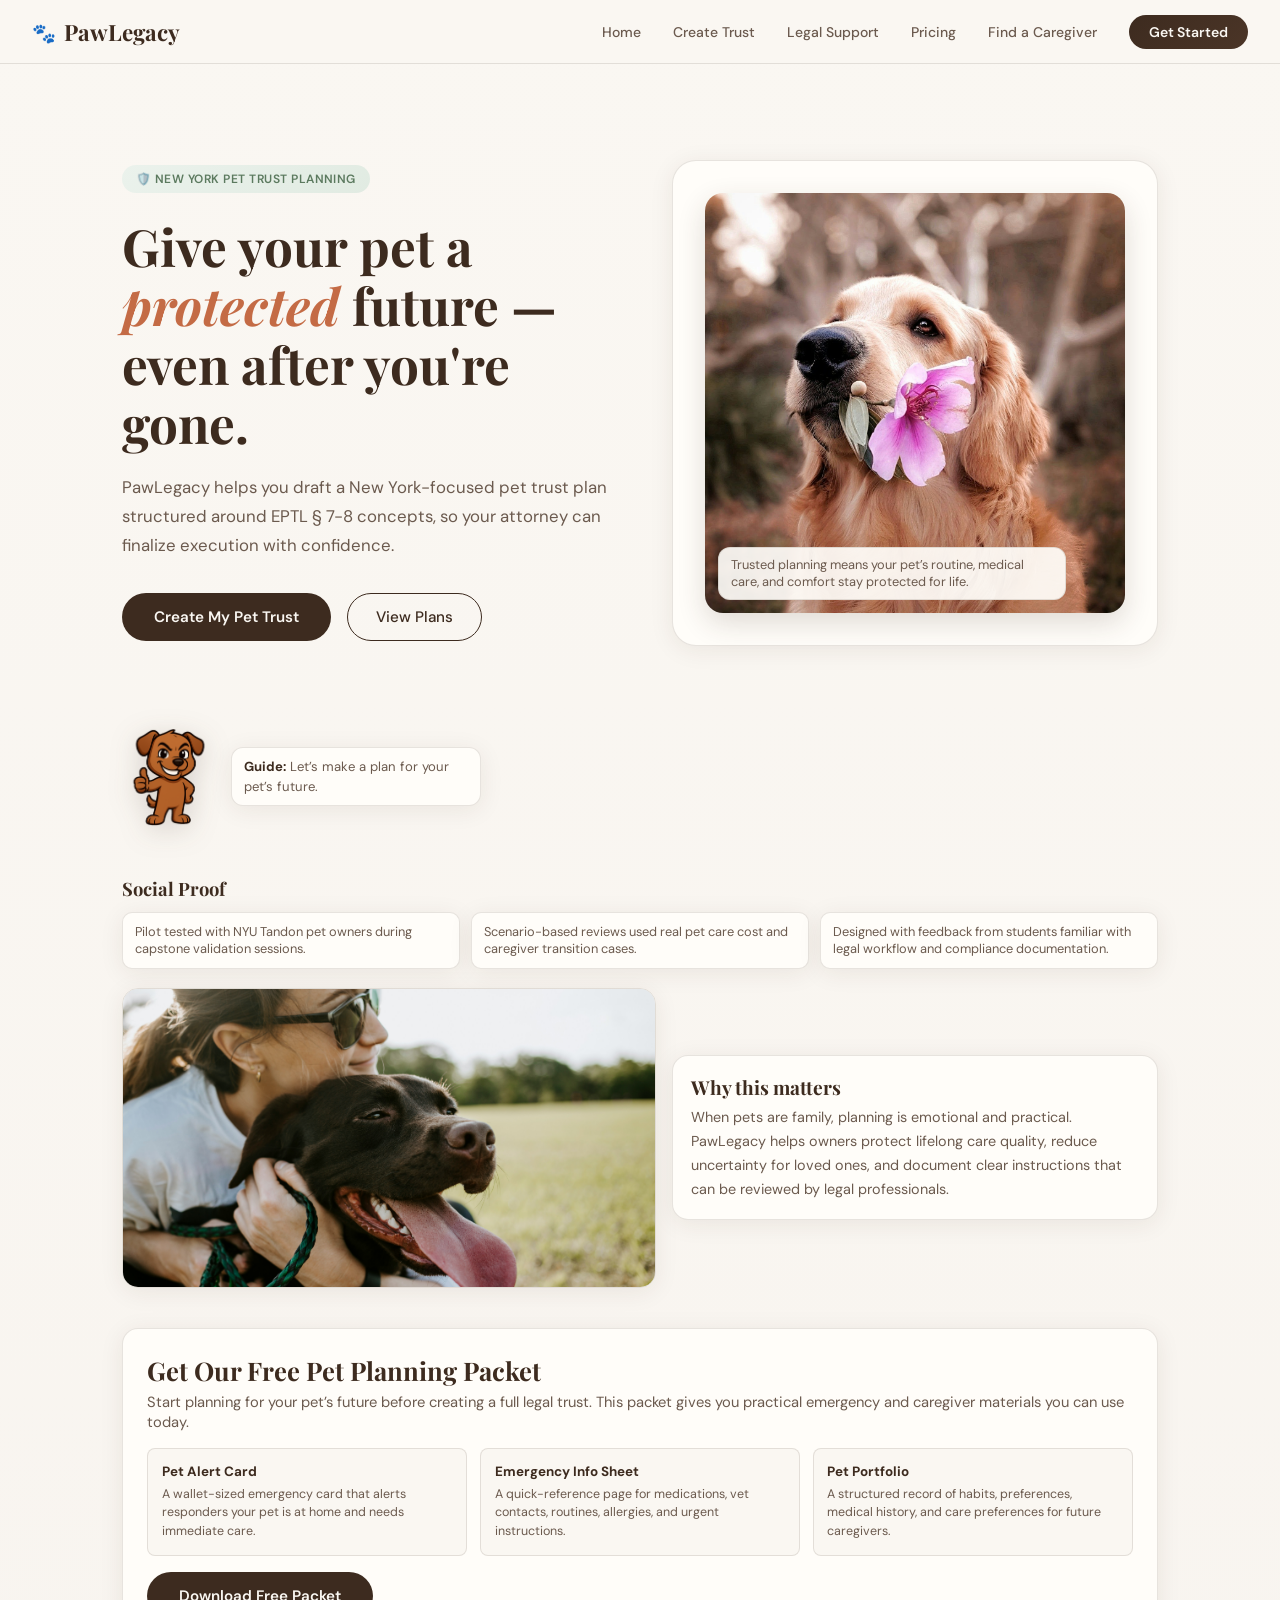
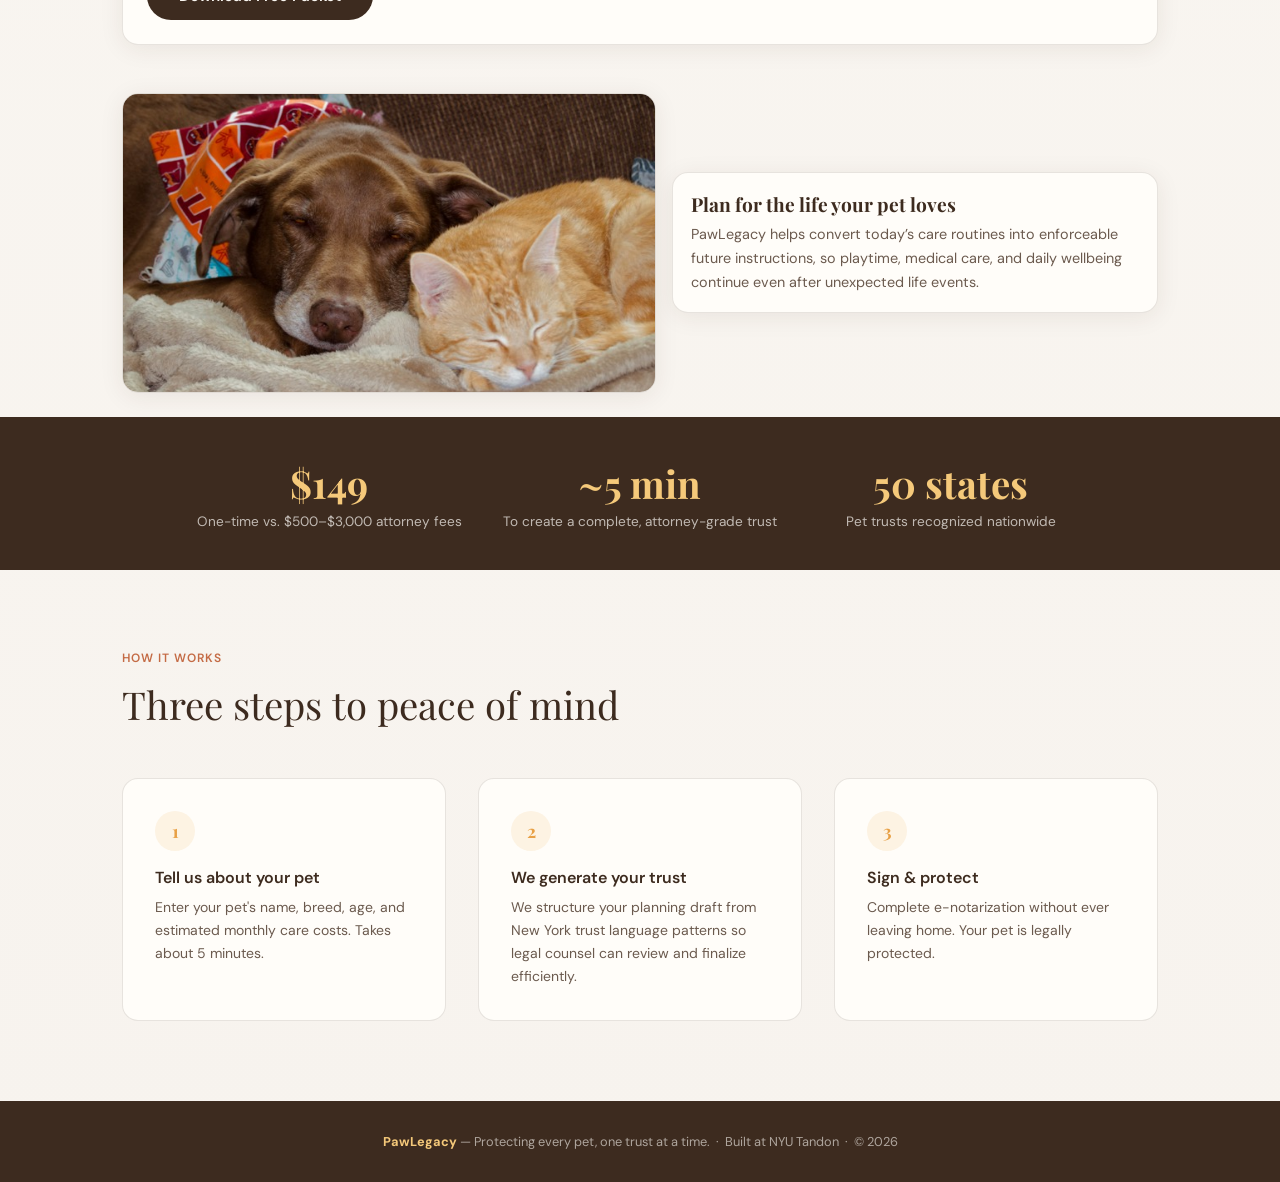
<file: list.html>
<!DOCTYPE html>
<html lang="en">
<head>
<meta charset="UTF-8">
<meta name="viewport" content="width=device-width, initial-scale=1.0">
<title>PawLegacy — Protect Your Pet's Future</title>
<link href="https://fonts.googleapis.com/css2?family=Playfair+Display:ital,wght@0,400;0,700;1,400&family=DM+Sans:wght@300;400;500;600&display=swap" rel="stylesheet">
<style>
  :root {
    --cream: #FAF7F2;
    --warm-white: #FFFDF9;
    --bark: #3D2B1F;
    --bark-light: #6B4C3B;
    --amber: #E8A045;
    --amber-light: #F5C97A;
    --amber-pale: #FDF3E3;
    --sage: #5C7A5F;
    --sage-light: #8BA88E;
    --sage-pale: #EBF2EC;
    --terracotta: #C46B45;
    --terracotta-pale: #F7EAE4;
    --indigo: #534AB7;
    --indigo-pale: #EEEDFE;
    --text-main: #2A1F17;
    --text-mid: #6B5A4E;
    --text-light: #A8948A;
    --border: rgba(61,43,31,0.12);
    --shadow: 0 4px 24px rgba(61,43,31,0.08);
    --radius: 16px;
    --radius-sm: 8px;
  }

  * { margin: 0; padding: 0; box-sizing: border-box; }

  body {
    font-family: 'DM Sans', sans-serif;
    background: linear-gradient(180deg, #faf7f2 0%, #f7f3ee 100%);
    color: var(--text-main);
    min-height: 100vh;
  }

  /* NAV */
  nav {
    position: fixed; top: 0; left: 0; right: 0; z-index: 100;
    background: rgba(250,247,242,0.92);
    backdrop-filter: blur(12px);
    border-bottom: 1px solid var(--border);
    padding: 0 2rem;
    height: 64px;
    display: flex; align-items: center; justify-content: space-between;
  }
  .nav-logo {
    font-family: 'Playfair Display', serif;
    font-size: 1.4rem;
    font-weight: 700;
    color: var(--bark);
    display: flex; align-items: center; gap: 8px;
  }
  .nav-logo .paw { font-size: 1.2rem; }
  .nav-links { display: flex; gap: 2rem; align-items: center; }
  .nav-links a {
    text-decoration: none; color: var(--text-mid);
    font-size: 0.875rem; font-weight: 500;
    cursor: pointer;
    transition: color 0.2s;
  }
  .nav-links a:hover { color: var(--bark); }
  .nav-cta {
    background: linear-gradient(135deg, var(--bark) 0%, #4b3527 100%);
    color: var(--cream) !important;
    padding: 8px 20px;
    border-radius: 40px;
    font-weight: 600 !important;
  }
  .nav-cta:hover { background: var(--bark-light); color: var(--cream) !important; }

  /* PAGES */
  .page { display: none; padding-top: 64px; min-height: 100vh; }
  .page.active { display: block; }

  /* ====== LANDING PAGE ====== */
  .hero {
    padding: 6rem 2rem 4rem;
    max-width: 1100px;
    margin: 0 auto;
    display: grid;
    grid-template-columns: 1fr 1fr;
    gap: 4rem;
    align-items: center;
  }
  .hero-badge {
    display: inline-flex; align-items: center; gap: 6px;
    background: linear-gradient(135deg, var(--sage-pale) 0%, #e1ebe2 100%);
    color: var(--sage);
    font-size: 0.75rem; font-weight: 600;
    padding: 6px 14px;
    border-radius: 40px;
    margin-bottom: 1.5rem;
    letter-spacing: 0.04em;
    text-transform: uppercase;
  }
  .hero h1 {
    font-family: 'Playfair Display', serif;
    font-size: clamp(2.4rem, 4vw, 3.4rem);
    line-height: 1.15;
    color: var(--bark);
    margin-bottom: 1.25rem;
  }
  .hero h1 em { font-style: italic; color: var(--terracotta); }
  .hero p {
    font-size: 1.05rem;
    line-height: 1.75;
    color: var(--text-mid);
    margin-bottom: 2rem;
  }
  .hero-actions { display: flex; gap: 1rem; align-items: center; flex-wrap: wrap; }
  .btn-primary {
    background: var(--bark);
    color: var(--cream);
    border: none;
    padding: 14px 32px;
    border-radius: 40px;
    font-family: 'DM Sans', sans-serif;
    font-size: 0.95rem;
    font-weight: 600;
    cursor: pointer;
    transition: transform 0.2s, background 0.2s;
  }
  .btn-primary:hover { background: var(--bark-light); transform: translateY(-1px); }
  .btn-secondary {
    background: transparent;
    color: var(--bark);
    border: 1.5px solid var(--bark);
    padding: 13px 28px;
    border-radius: 40px;
    font-family: 'DM Sans', sans-serif;
    font-size: 0.95rem;
    font-weight: 500;
    cursor: pointer;
    transition: background 0.2s;
  }
  .btn-secondary:hover { background: var(--amber-pale); }

  .hero-visual {
    position: relative;
    background: var(--warm-white);
    border-radius: 24px;
    border: 1px solid var(--border);
    padding: 2rem;
    box-shadow: var(--shadow);
  }
  .hero-photo {
    width: 100%;
    height: 420px;
    object-fit: cover;
    border-radius: 18px;
    box-shadow: 0 10px 28px rgba(61,43,31,0.16);
    display: block;
  }
  .hero-photo-note {
    position: absolute;
    left: 2.8rem;
    bottom: 2.8rem;
    background: rgba(255,253,249,0.92);
    border: 1px solid var(--border);
    border-radius: 12px;
    padding: 0.55rem 0.75rem;
    color: var(--text-mid);
    font-size: 0.8rem;
    max-width: 72%;
  }
  .hero-stat-row { display: grid; grid-template-columns: 1fr 1fr; gap: 1rem; margin-bottom: 1rem; }
  .hero-stat {
    background: var(--cream);
    border-radius: var(--radius-sm);
    padding: 1rem;
    text-align: center;
  }
  .hero-stat .num {
    font-family: 'Playfair Display', serif;
    font-size: 1.8rem;
    font-weight: 700;
    color: var(--bark);
  }
  .hero-stat .label {
    font-size: 0.75rem;
    color: var(--text-light);
    margin-top: 2px;
  }
  .hero-doc-preview {
    background: var(--cream);
    border-radius: var(--radius-sm);
    padding: 1.25rem;
    border: 1px dashed var(--amber-light);
  }
  .doc-line { height: 8px; background: var(--border); border-radius: 4px; margin-bottom: 8px; }
  .doc-line.short { width: 60%; }
  .doc-line.amber { background: var(--amber-light); width: 40%; }
  .doc-tag {
    display: inline-block;
    background: var(--sage-pale);
    color: var(--sage);
    font-size: 0.7rem;
    font-weight: 600;
    padding: 3px 10px;
    border-radius: 20px;
    margin-top: 4px;
  }

  /* STATS STRIP */
  .stats-strip {
    background: var(--bark);
    padding: 2.5rem 2rem;
  }
  .stats-inner {
    max-width: 900px;
    margin: 0 auto;
    display: grid;
    grid-template-columns: repeat(3, 1fr);
    gap: 2rem;
    text-align: center;
  }
  .strip-stat .n {
    font-family: 'Playfair Display', serif;
    font-size: 2.4rem;
    color: var(--amber-light);
    font-weight: 700;
  }
  .strip-stat .l {
    font-size: 0.85rem;
    color: rgba(250,247,242,0.7);
    margin-top: 4px;
  }

  /* HOW IT WORKS */
  .section {
    padding: 5rem 2rem;
    max-width: 1100px;
    margin: 0 auto;
  }
  .section-label {
    font-size: 0.75rem;
    font-weight: 600;
    letter-spacing: 0.08em;
    text-transform: uppercase;
    color: var(--terracotta);
    margin-bottom: 0.75rem;
  }
  .section-title {
    font-family: 'Playfair Display', serif;
    font-size: clamp(1.8rem, 3vw, 2.6rem);
    color: var(--bark);
    margin-bottom: 3rem;
  }
  .steps {
    display: grid;
    grid-template-columns: repeat(3, 1fr);
    gap: 2rem;
  }
  .step {
    background: var(--warm-white);
    border-radius: var(--radius);
    padding: 2rem;
    border: 1px solid var(--border);
    position: relative;
  }
  .step-num {
    width: 40px; height: 40px;
    background: var(--amber-pale);
    color: var(--amber);
    border-radius: 50%;
    display: flex; align-items: center; justify-content: center;
    font-family: 'Playfair Display', serif;
    font-size: 1.1rem;
    font-weight: 700;
    margin-bottom: 1rem;
  }
  .step h3 {
    font-size: 1rem;
    font-weight: 600;
    color: var(--bark);
    margin-bottom: 0.5rem;
  }
  .step p { font-size: 0.875rem; color: var(--text-mid); line-height: 1.65; }

  /* FOOTER */
  footer {
    background: var(--bark);
    color: rgba(250,247,242,0.6);
    text-align: center;
    padding: 2rem;
    font-size: 0.8rem;
  }
  footer strong { color: var(--amber-light); }

  /* ====== TRUST FORM PAGE ====== */
  .form-container {
    max-width: 760px;
    margin: 0 auto;
    padding: 3rem 2rem;
  }
  .form-header { margin-bottom: 2.5rem; }
  .form-header h2 {
    font-family: 'Playfair Display', serif;
    font-size: 2rem;
    color: var(--bark);
    margin-bottom: 0.5rem;
  }
  .form-header p { color: var(--text-mid); font-size: 0.95rem; }

  .form-card {
    background: var(--warm-white);
    border-radius: var(--radius);
    border: 1px solid var(--border);
    padding: 2rem;
    margin-bottom: 1.5rem;
    box-shadow: var(--shadow);
  }
  .form-card h3 {
    font-size: 0.8rem;
    font-weight: 600;
    letter-spacing: 0.06em;
    text-transform: uppercase;
    color: var(--amber);
    margin-bottom: 1.25rem;
  }
  .form-grid { display: grid; grid-template-columns: 1fr 1fr; gap: 1rem; }
  .form-group { margin-bottom: 0; }
  .form-group.full { grid-column: 1 / -1; }
  label {
    display: block;
    font-size: 0.8rem;
    font-weight: 500;
    color: var(--text-mid);
    margin-bottom: 5px;
  }
  input, select, textarea {
    width: 100%;
    background: var(--cream);
    border: 1px solid var(--border);
    border-radius: var(--radius-sm);
    padding: 10px 14px;
    font-family: 'DM Sans', sans-serif;
    font-size: 0.9rem;
    color: var(--text-main);
    transition: border-color 0.2s;
    outline: none;
  }
  input:focus, select:focus, textarea:focus {
    border-color: var(--amber);
    background: var(--warm-white);
  }
  textarea { min-height: 80px; resize: vertical; }

  .pet-row {
    background: var(--cream);
    border-radius: var(--radius-sm);
    padding: 1rem;
    margin-bottom: 0.75rem;
    border: 1px solid var(--border);
    display: grid;
    grid-template-columns: 1fr 1fr 1fr auto;
    gap: 0.75rem;
    align-items: end;
  }
  .btn-add-pet {
    background: none;
    border: 1.5px dashed var(--border);
    border-radius: var(--radius-sm);
    padding: 10px;
    width: 100%;
    font-family: 'DM Sans', sans-serif;
    font-size: 0.875rem;
    color: var(--text-light);
    cursor: pointer;
    transition: border-color 0.2s, color 0.2s;
    margin-top: 0.5rem;
  }
  .btn-add-pet:hover { border-color: var(--amber); color: var(--amber); }
  .btn-remove {
    background: none;
    border: none;
    color: var(--text-light);
    cursor: pointer;
    font-size: 1.1rem;
    padding: 6px;
    border-radius: 4px;
    line-height: 1;
  }
  .btn-remove:hover { color: var(--terracotta); }

  .generate-btn {
    width: 100%;
    background: var(--bark);
    color: var(--cream);
    border: none;
    padding: 16px;
    border-radius: 40px;
    font-family: 'DM Sans', sans-serif;
    font-size: 1rem;
    font-weight: 600;
    cursor: pointer;
    margin-top: 0.5rem;
    transition: background 0.2s, transform 0.2s;
    display: flex; align-items: center; justify-content: center; gap: 8px;
  }
  .generate-btn:hover { background: var(--bark-light); transform: translateY(-1px); }
  .generate-btn:disabled { opacity: 0.6; cursor: not-allowed; transform: none; }

  /* Loading */
  .loading-state {
    text-align: center;
    padding: 3rem 2rem;
    display: none;
  }
  .spinner {
    width: 40px; height: 40px;
    border: 3px solid var(--border);
    border-top-color: var(--amber);
    border-radius: 50%;
    animation: spin 0.8s linear infinite;
    margin: 0 auto 1rem;
  }
  @keyframes spin { to { transform: rotate(360deg); } }
  .loading-state p { color: var(--text-mid); font-size: 0.9rem; }

  /* Document output */
  .doc-output {
    display: none;
    background: var(--warm-white);
    border-radius: var(--radius);
    border: 2px solid var(--sage-light);
    padding: 2.5rem;
    margin-top: 1.5rem;
    position: relative;
    box-shadow: var(--shadow);
  }
  .doc-output .doc-badge {
    position: absolute; top: -12px; left: 24px;
    background: var(--sage);
    color: white;
    font-size: 0.7rem;
    font-weight: 600;
    padding: 4px 14px;
    border-radius: 20px;
    letter-spacing: 0.04em;
    text-transform: uppercase;
  }
  .doc-output h4 {
    font-family: 'Playfair Display', serif;
    font-size: 1.3rem;
    color: var(--bark);
    margin-bottom: 1rem;
    text-align: center;
    border-bottom: 1px solid var(--border);
    padding-bottom: 1rem;
  }
  .doc-content {
    font-size: 0.875rem;
    line-height: 1.8;
    color: var(--text-main);
    white-space: pre-wrap;
    background: #fff;
    border: 1px solid var(--border);
    border-radius: var(--radius-sm);
    padding: 1rem;
  }
  .doc-actions {
    display: flex; gap: 1rem; margin-top: 1.5rem;
    flex-wrap: wrap;
  }
  .btn-download {
    flex: 1;
    background: var(--sage);
    color: white;
    border: none;
    padding: 12px;
    border-radius: 40px;
    font-family: 'DM Sans', sans-serif;
    font-weight: 600;
    font-size: 0.875rem;
    cursor: pointer;
  }
  .btn-notarize {
    flex: 1;
    background: var(--amber);
    color: white;
    border: none;
    padding: 12px;
    border-radius: 40px;
    font-family: 'DM Sans', sans-serif;
    font-weight: 600;
    font-size: 0.875rem;
    cursor: pointer;
  }
  .btn-pdf {
    flex: 1;
    background: var(--bark-light);
    color: #fff;
    border: none;
    padding: 12px;
    border-radius: 40px;
    font-family: 'DM Sans', sans-serif;
    font-weight: 600;
    font-size: 0.875rem;
    cursor: pointer;
  }

  /* ====== PRICING PAGE ====== */
  .pricing-container {
    max-width: 900px;
    margin: 0 auto;
    padding: 3rem 2rem;
  }
  .pricing-header { text-align: center; margin-bottom: 3rem; }
  .pricing-header h2 {
    font-family: 'Playfair Display', serif;
    font-size: 2.2rem;
    color: var(--bark);
    margin-bottom: 0.5rem;
  }
  .pricing-header p { color: var(--text-mid); }
  .pricing-grid {
    display: grid;
    grid-template-columns: 1fr 1fr;
    gap: 1.5rem;
    margin-bottom: 3rem;
  }
  .plan-card {
    background: var(--warm-white);
    border-radius: var(--radius);
    border: 1.5px solid var(--border);
    padding: 2rem;
    position: relative;
    box-shadow: var(--shadow);
  }
  .plan-card.featured {
    border-color: var(--amber);
    background: var(--amber-pale);
  }
  .featured-badge {
    position: absolute; top: -12px; left: 50%; transform: translateX(-50%);
    background: var(--amber);
    color: white;
    font-size: 0.7rem;
    font-weight: 600;
    padding: 4px 16px;
    border-radius: 20px;
    white-space: nowrap;
  }
  .plan-name {
    font-size: 0.75rem;
    font-weight: 600;
    text-transform: uppercase;
    letter-spacing: 0.06em;
    color: var(--text-light);
    margin-bottom: 0.5rem;
  }
  .plan-price {
    font-family: 'Playfair Display', serif;
    font-size: 2.8rem;
    font-weight: 700;
    color: var(--bark);
    line-height: 1;
    margin-bottom: 0.25rem;
  }
  .plan-price .suffix {
    font-size: 1rem;
    font-family: 'DM Sans', sans-serif;
    color: var(--text-light);
  }
  .plan-sub {
    font-size: 0.8rem;
    color: var(--text-light);
    margin-bottom: 1.5rem;
  }
  .plan-features { list-style: none; margin-bottom: 2rem; }
  .plan-features li {
    font-size: 0.875rem;
    color: var(--text-mid);
    padding: 6px 0;
    border-bottom: 1px solid var(--border);
    display: flex; align-items: flex-start; gap: 8px;
  }
  .plan-features li:last-child { border-bottom: none; }
  .check { color: var(--sage); font-weight: 700; flex-shrink: 0; }
  .plan-btn {
    width: 100%;
    padding: 13px;
    border-radius: 40px;
    font-family: 'DM Sans', sans-serif;
    font-size: 0.9rem;
    font-weight: 600;
    cursor: pointer;
    border: none;
  }
  .plan-btn.bark { background: var(--bark); color: var(--cream); }
  .plan-btn.amber { background: var(--amber); color: white; }
  .plan-btn:hover { opacity: 0.9; transform: translateY(-1px); transition: all 0.2s; }

  .faq-section { margin-top: 1rem; }
  .faq-section h3 {
    font-family: 'Playfair Display', serif;
    font-size: 1.4rem;
    color: var(--bark);
    margin-bottom: 1rem;
  }
  .faq-item {
    border-bottom: 1px solid var(--border);
    padding: 1rem 0;
  }
  .faq-q {
    font-size: 0.9rem;
    font-weight: 500;
    color: var(--text-main);
    cursor: pointer;
    display: flex; justify-content: space-between; align-items: center;
  }
  .faq-a {
    font-size: 0.85rem;
    color: var(--text-mid);
    line-height: 1.65;
    margin-top: 0.5rem;
    display: none;
  }
  .faq-item.open .faq-a { display: block; }
  .faq-arrow { transition: transform 0.2s; }
  .faq-item.open .faq-arrow { transform: rotate(180deg); }

  /* ====== CAREGIVER MATCHING PAGE ====== */
  .caregiver-container {
    max-width: 1000px;
    margin: 0 auto;
    padding: 3rem 2rem;
  }
  .caregiver-header { margin-bottom: 2.5rem; }
  .caregiver-header h2 {
    font-family: 'Playfair Display', serif;
    font-size: 2rem;
    color: var(--bark);
    margin-bottom: 0.5rem;
  }
  .caregiver-header p { color: var(--text-mid); font-size: 0.95rem; }

  .filter-bar {
    background: var(--warm-white);
    border-radius: var(--radius);
    border: 1px solid var(--border);
    padding: 1.25rem 1.5rem;
    display: flex;
    gap: 1rem;
    align-items: center;
    flex-wrap: wrap;
    margin-bottom: 2rem;
  }
  .filter-bar label { font-size: 0.8rem; color: var(--text-light); margin: 0; }
  .filter-bar select {
    width: auto;
    font-size: 0.85rem;
    padding: 7px 12px;
    background: var(--cream);
  }
  .filter-tag {
    display: inline-flex; align-items: center; gap: 6px;
    background: var(--indigo-pale);
    color: var(--indigo);
    font-size: 0.75rem;
    font-weight: 600;
    padding: 5px 12px;
    border-radius: 20px;
    cursor: pointer;
    border: none;
    font-family: 'DM Sans', sans-serif;
    transition: background 0.2s;
  }
  .filter-tag.active, .filter-tag:hover { background: var(--indigo); color: white; }

  .caregiver-grid {
    display: grid;
    grid-template-columns: repeat(3, 1fr);
    gap: 1.25rem;
  }
  .cg-card {
    background: var(--warm-white);
    border-radius: var(--radius);
    border: 1px solid var(--border);
    padding: 1.5rem;
    transition: box-shadow 0.2s, transform 0.2s;
    cursor: pointer;
    box-shadow: var(--shadow);
  }
  .cg-card:hover { box-shadow: var(--shadow); transform: translateY(-2px); }
  .cg-top { display: flex; align-items: center; gap: 12px; margin-bottom: 1rem; }
  .cg-avatar {
    width: 48px; height: 48px;
    border-radius: 50%;
    display: flex; align-items: center; justify-content: center;
    font-family: 'Playfair Display', serif;
    font-size: 1.1rem;
    font-weight: 700;
    flex-shrink: 0;
  }
  .cg-name { font-size: 0.95rem; font-weight: 600; color: var(--bark); }
  .cg-location { font-size: 0.775rem; color: var(--text-light); margin-top: 2px; }
  .cg-tags { display: flex; flex-wrap: wrap; gap: 5px; margin-bottom: 1rem; }
  .cg-tag {
    font-size: 0.7rem;
    font-weight: 500;
    padding: 3px 10px;
    border-radius: 20px;
  }
  .tag-dog { background: var(--amber-pale); color: var(--terracotta); }
  .tag-cat { background: var(--terracotta-pale); color: var(--terracotta); }
  .tag-senior { background: var(--sage-pale); color: var(--sage); }
  .tag-vet { background: var(--cream); color: var(--text-mid); border: 1px solid var(--border); }
  .cg-rate { font-size: 0.875rem; color: var(--text-mid); margin-bottom: 1rem; }
  .cg-rate strong { color: var(--bark); }
  .cg-rating { display: flex; align-items: center; gap: 4px; font-size: 0.8rem; color: var(--amber); margin-bottom: 1rem; }
  .cg-rating .count { color: var(--text-light); }
  .cg-bio {
    font-size: 0.8rem;
    color: var(--text-mid);
    line-height: 1.6;
    margin-bottom: 1rem;
    display: -webkit-box;
    -webkit-line-clamp: 2;
    -webkit-box-orient: vertical;
    overflow: hidden;
  }
  .btn-contact {
    width: 100%;
    background: var(--bark);
    color: var(--cream);
    border: none;
    padding: 10px;
    border-radius: 40px;
    font-family: 'DM Sans', sans-serif;
    font-size: 0.8rem;
    font-weight: 600;
    cursor: pointer;
    transition: background 0.2s;
  }
  .btn-contact:hover { background: var(--bark-light); }

  /* Modal */
  .modal-overlay {
    display: none;
    position: fixed; inset: 0; z-index: 200;
    background: rgba(42,31,23,0.5);
    align-items: center; justify-content: center;
    padding: 1rem;
  }
  .modal-overlay.open { display: flex; }
  .modal {
    background: var(--warm-white);
    border-radius: var(--radius);
    padding: 2rem;
    max-width: 480px;
    width: 100%;
    position: relative;
    animation: slideUp 0.25s ease;
  }
  @keyframes slideUp { from { transform: translateY(20px); opacity: 0; } to { transform: translateY(0); opacity: 1; } }
  .modal-close {
    position: absolute; top: 1rem; right: 1rem;
    background: none; border: none; font-size: 1.2rem;
    cursor: pointer; color: var(--text-light);
  }
  .modal h3 { font-family: 'Playfair Display', serif; font-size: 1.3rem; color: var(--bark); margin-bottom: 1rem; }
  .modal p { font-size: 0.875rem; color: var(--text-mid); line-height: 1.65; margin-bottom: 1.5rem; }
  .modal-actions { display: flex; gap: 0.75rem; }
  .toast {
    position: fixed; bottom: 24px; right: 24px; z-index: 300;
    background: var(--sage);
    color: white;
    padding: 14px 20px;
    border-radius: var(--radius-sm);
    font-size: 0.875rem;
    font-weight: 500;
    box-shadow: 0 8px 24px rgba(0,0,0,0.15);
    transform: translateY(80px);
    opacity: 0;
    transition: all 0.3s ease;
  }
  .toast.show { transform: translateY(0); opacity: 1; }

  .calc-result, .live-preview, .result-summary {
    background: var(--cream);
    border: 1px solid var(--border);
    border-radius: var(--radius-sm);
    padding: 12px 14px;
    font-size: 0.88rem;
    color: var(--text-mid);
    line-height: 1.6;
  }

  .result-summary {
    margin-bottom: 1rem;
    background: var(--sage-pale);
    color: var(--bark);
  }

  .continuity-wrap {
    margin-top: 1.25rem;
    border-top: 1px solid var(--border);
    padding-top: 1rem;
  }
  .continuity-wrap h5 {
    font-family: 'Playfair Display', serif;
    color: var(--bark);
    margin-bottom: 0.4rem;
    font-size: 1.15rem;
  }
  .continuity-intro { font-size: 0.86rem; color: var(--text-mid); margin-bottom: 0.8rem; }
  .continuity-cards {
    display: grid;
    grid-template-columns: repeat(3, 1fr);
    gap: 0.75rem;
  }
  .continuity-card {
    border: 1px solid var(--border);
    border-radius: var(--radius-sm);
    background: var(--cream);
    padding: 0.8rem;
  }
  .continuity-card h6 { font-size: 0.82rem; color: var(--bark); margin-bottom: 0.35rem; }
  .continuity-card p { font-size: 0.77rem; color: var(--text-mid); line-height: 1.5; }

  .checklist-list {
    display: grid;
    gap: 0.5rem;
    font-size: 0.9rem;
    color: var(--text-mid);
  }
  .checklist-list label {
    display: flex;
    align-items: center;
    gap: 0.55rem;
    margin: 0;
  }
  .checklist-list input { width: auto; }
  .field-help {
    font-size: 0.76rem;
    color: var(--text-light);
    margin-top: 6px;
    line-height: 1.5;
  }

  .packet-section {
    max-width: 1100px;
    margin: 0 auto;
    padding: 1rem 2rem 3rem;
  }
  .packet-shell {
    border: 1px solid var(--border);
    border-radius: var(--radius);
    background: var(--warm-white);
    padding: 1.5rem;
    box-shadow: var(--shadow);
  }
  .packet-headline {
    font-family: 'Playfair Display', serif;
    font-size: 1.6rem;
    color: var(--bark);
    margin-bottom: 0.35rem;
  }
  .packet-desc { color: var(--text-mid); margin-bottom: 1rem; font-size: 0.92rem; }
  .packet-grid {
    display: grid;
    grid-template-columns: repeat(3, 1fr);
    gap: 0.8rem;
    margin-bottom: 1rem;
  }
  .packet-card {
    border: 1px solid var(--border);
    border-radius: var(--radius-sm);
    background: var(--cream);
    padding: 0.85rem;
  }
  .packet-card h6 { font-size: 0.84rem; color: var(--bark); margin-bottom: 0.3rem; }
  .packet-card p { font-size: 0.78rem; color: var(--text-mid); line-height: 1.5; }

  .lifestyle-row {
    max-width: 1100px;
    margin: 0 auto;
    padding: 0 2rem 1.5rem;
    display: grid;
    grid-template-columns: 1.1fr 1fr;
    gap: 1rem;
    align-items: center;
  }
  .lifestyle-photo {
    width: 100%;
    height: 300px;
    object-fit: cover;
    border-radius: var(--radius);
    box-shadow: var(--shadow);
    border: 1px solid var(--border);
  }
  .lifestyle-copy {
    background: var(--warm-white);
    border: 1px solid var(--border);
    border-radius: var(--radius);
    padding: 1.1rem;
    box-shadow: var(--shadow);
  }
  .lifestyle-copy h4 {
    font-family: 'Playfair Display', serif;
    color: var(--bark);
    margin-bottom: 0.4rem;
    font-size: 1.2rem;
  }
  .lifestyle-copy p { color: var(--text-mid); font-size: 0.9rem; line-height: 1.65; }

  .care-life-shot {
    margin: 0 0 1rem;
    border: 1px solid var(--border);
    border-radius: var(--radius);
    overflow: hidden;
    background: var(--warm-white);
    box-shadow: var(--shadow);
  }
  .care-life-shot img {
    width: 100%;
    height: 240px;
    object-fit: cover;
    display: block;
  }
  .care-life-shot .caption {
    padding: 0.7rem 0.9rem;
    color: var(--text-mid);
    font-size: 0.84rem;
  }

  .mascot-inline {
    display: flex;
    align-items: center;
    gap: 0.8rem;
    margin-top: 1rem;
  }
  .mascot-inline.right { justify-content: flex-end; }
  .mascot-img {
    width: 96px;
    height: auto;
    border-radius: 12px;
    filter: drop-shadow(0 6px 14px rgba(61,43,31,0.18));
  }
  .mascot-bubble {
    background: var(--warm-white);
    border: 1px solid var(--border);
    border-radius: 12px;
    padding: 0.55rem 0.75rem;
    color: var(--text-mid);
    font-size: 0.82rem;
    box-shadow: var(--shadow);
    max-width: 250px;
    line-height: 1.5;
  }
  .mascot-bubble strong { color: var(--bark); }

  .social-proof {
    max-width: 1100px;
    margin: 0 auto;
    padding: 0 2rem 1.2rem;
  }
  .social-proof h4 {
    font-family: 'Playfair Display', serif;
    color: var(--bark);
    font-size: 1.15rem;
    margin-bottom: 0.7rem;
  }
  .social-grid {
    display: grid;
    grid-template-columns: repeat(3, 1fr);
    gap: 0.7rem;
  }
  .social-item {
    background: var(--warm-white);
    border: 1px solid var(--border);
    border-radius: 10px;
    padding: 0.65rem 0.75rem;
    color: var(--text-mid);
    font-size: 0.8rem;
    box-shadow: var(--shadow);
  }

  @media (max-width: 768px) {
    .hero { grid-template-columns: 1fr; gap: 2rem; }
    .hero-visual { display: none; }
    .lifestyle-row { grid-template-columns: 1fr; }
    .lifestyle-photo { height: 240px; }
    .care-life-shot img { height: 190px; }
    .steps { grid-template-columns: 1fr; }
    .stats-inner { grid-template-columns: 1fr; }
    .pricing-grid { grid-template-columns: 1fr; }
    .caregiver-grid { grid-template-columns: 1fr 1fr; }
    .pet-row { grid-template-columns: 1fr 1fr; }
    .form-grid { grid-template-columns: 1fr; }
    .continuity-cards { grid-template-columns: 1fr; }
    .packet-grid { grid-template-columns: 1fr; }
    .social-grid { grid-template-columns: 1fr; }
    .mascot-inline, .mascot-inline.right { justify-content: flex-start; }
    .mascot-img { width: 78px; }
  }

  @media print {
    body { background: #fff; color: #111; }
    nav, .doc-actions, .toast, .modal-overlay, .loading-state, .mascot-inline { display: none !important; }
    .doc-output {
      display: block !important;
      border: none;
      padding: 0;
      margin: 0;
    }
    .doc-content {
      border: none;
      padding: 0;
      white-space: pre-wrap;
      font-size: 12pt;
      line-height: 1.7;
    }
    .result-summary, #continuity-summary, .continuity-wrap { display: none !important; }
  }
</style>
</head>
<body>

<nav>
  <div class="nav-logo"><span class="paw">🐾</span> PawLegacy</div>
  <div class="nav-links">
    <a onclick="showPage('home')">Home</a>
    <a onclick="showPage('trust')">Create Trust</a>
    <a onclick="showPage('legal')">Legal Support</a>
    <a onclick="showPage('pricing')">Pricing</a>
    <a onclick="showPage('caregiver')">Find a Caregiver</a>
    <a class="nav-cta" onclick="showPage('trust')">Get Started</a>
  </div>
</nav>

<!-- ========== HOME PAGE ========== -->
<div id="page-home" class="page active">
  <section class="hero">
    <div class="hero-text">
      <div class="hero-badge">🛡️ New York Pet Trust Planning</div>
      <h1>Give your pet a <em>protected</em> future — even after you're gone.</h1>
      <p>PawLegacy helps you draft a New York-focused pet trust plan structured around EPTL § 7-8 concepts, so your attorney can finalize execution with confidence.</p>
      <div class="hero-actions">
        <button class="btn-primary" onclick="showPage('trust')">Create My Pet Trust</button>
        <button class="btn-secondary" onclick="showPage('pricing')">View Plans</button>
      </div>
    </div>
    <div class="hero-visual">
      <img class="hero-photo" src="images/hero-dog.png" alt="Golden retriever with flower">
      <div class="hero-photo-note">Trusted planning means your pet’s routine, medical care, and comfort stay protected for life.</div>
    </div>
  </section>

  <div class="packet-section" style="padding-top:0;">
    <div class="mascot-inline">
      <img class="mascot-img" src="images/mascot-guide.png" alt="PawLegacy guide mascot">
      <div class="mascot-bubble"><strong>Guide:</strong> Let’s make a plan for your pet’s future.</div>
    </div>
  </div>

  <section class="social-proof">
    <h4>Social Proof</h4>
    <div class="social-grid">
      <div class="social-item">Pilot tested with NYU Tandon pet owners during capstone validation sessions.</div>
      <div class="social-item">Scenario-based reviews used real pet care cost and caregiver transition cases.</div>
      <div class="social-item">Designed with feedback from students familiar with legal workflow and compliance documentation.</div>
    </div>
  </section>

  <section class="lifestyle-row">
    <img class="lifestyle-photo" src="images/owner-dog-love.png" alt="Owner hugging dog outdoors">
    <div class="lifestyle-copy">
      <h4>Why this matters</h4>
      <p>When pets are family, planning is emotional and practical. PawLegacy helps owners protect lifelong care quality, reduce uncertainty for loved ones, and document clear instructions that can be reviewed by legal professionals.</p>
    </div>
  </section>

  <section class="packet-section">
    <div class="packet-shell">
      <h3 class="packet-headline">Get Our Free Pet Planning Packet</h3>
      <p class="packet-desc">Start planning for your pet’s future before creating a full legal trust. This packet gives you practical emergency and caregiver materials you can use today.</p>
      <div class="packet-grid">
        <div class="packet-card">
          <h6>Pet Alert Card</h6>
          <p>A wallet-sized emergency card that alerts responders your pet is at home and needs immediate care.</p>
        </div>
        <div class="packet-card">
          <h6>Emergency Info Sheet</h6>
          <p>A quick-reference page for medications, vet contacts, routines, allergies, and urgent instructions.</p>
        </div>
        <div class="packet-card">
          <h6>Pet Portfolio</h6>
          <p>A structured record of habits, preferences, medical history, and care preferences for future caregivers.</p>
        </div>
      </div>
      <button class="btn-primary" onclick="downloadPlanningPacket()">Download Free Packet</button>
    </div>
  </section>

  <section class="lifestyle-row">
    <img class="lifestyle-photo" src="images/hold-hand-cat.png" alt="Supportive pet-owner bond">
    <div class="lifestyle-copy">
      <h4>Plan for the life your pet loves</h4>
      <p>PawLegacy helps convert today’s care routines into enforceable future instructions, so playtime, medical care, and daily wellbeing continue even after unexpected life events.</p>
    </div>
  </section>

  <div class="stats-strip">
    <div class="stats-inner">
      <div class="strip-stat"><div class="n">$149</div><div class="l">One-time vs. $500–$3,000 attorney fees</div></div>
      <div class="strip-stat"><div class="n">~5 min</div><div class="l">To create a complete, attorney-grade trust</div></div>
      <div class="strip-stat"><div class="n">50 states</div><div class="l">Pet trusts recognized nationwide</div></div>
    </div>
  </div>

  <section class="section">
    <div class="section-label">How it works</div>
    <div class="section-title">Three steps to peace of mind</div>
    <div class="steps">
      <div class="step">
        <div class="step-num">1</div>
        <h3>Tell us about your pet</h3>
        <p>Enter your pet's name, breed, age, and estimated monthly care costs. Takes about 5 minutes.</p>
      </div>
      <div class="step">
        <div class="step-num">2</div>
        <h3>We generate your trust</h3>
        <p>We structure your planning draft from New York trust language patterns so legal counsel can review and finalize efficiently.</p>
      </div>
      <div class="step">
        <div class="step-num">3</div>
        <h3>Sign & protect</h3>
        <p>Complete e-notarization without ever leaving home. Your pet is legally protected.</p>
      </div>
    </div>
  </section>
  <footer>
    <strong>PawLegacy</strong> — Protecting every pet, one trust at a time. &nbsp;·&nbsp; Built at NYU Tandon &nbsp;·&nbsp; © 2026
  </footer>
</div>

<!-- ========== TRUST FORM PAGE ========== -->
<div id="page-trust" class="page">
  <div class="form-container">
    <div class="form-header">
      <h2>Create Your Pet Trust</h2>
      <p>Fill in your details below. We structure a New York-grounded planning draft (including EPTL § 7-8 framing) for licensed attorney review before execution.</p>
    </div>

    <div class="form-card">
      <h3>Care Cost Calculator</h3>
      <p class="field-help" style="margin-top:-0.5rem;margin-bottom:0.8rem;">Use this estimate to choose a reasonable trust fund amount before generating your document.</p>
      <div class="mascot-inline" style="margin-top:0;margin-bottom:0.8rem;">
        <img class="mascot-img" src="images/mascot-guide.png" alt="Calculator guide mascot">
        <div class="mascot-bubble" id="mascot-dynamic-msg">Start with a realistic care estimate.</div>
      </div>
      <div class="form-grid">
        <div class="form-group">
          <label>Pet Type Profile</label>
          <select id="calc-pet-type">
            <option value="">Select species...</option>
            <option value="golden retriever">Golden Retriever</option>
            <option value="labrador">Labrador</option>
            <option value="small dog">Small Dog</option>
            <option value="cat">Cat</option>
            <option value="rabbit">Rabbit</option>
            <option value="bird">Bird / Parrot</option>
            <option value="senior dog">Senior Dog</option>
          </select>
        </div>
        <div class="form-group">
          <label>Input Budget ($)</label>
          <input type="number" id="calc-budget" placeholder="e.g. 5000">
        </div>
        <div class="form-group full">
          <div id="calc-result" class="calc-result">
            Enter a budget to estimate how many years of care it covers.
          </div>
        </div>
      </div>
    </div>

    <div class="form-card">
      <h3>Your Information</h3>
      <div class="form-grid">
        <div class="form-group">
          <label>First Name</label>
          <input type="text" id="owner-first" placeholder="Jane">
        </div>
        <div class="form-group">
          <label>Last Name</label>
          <input type="text" id="owner-last" placeholder="Smith">
        </div>
        <div class="form-group">
          <label>State of Residence</label>
          <select id="owner-state">
            <option value="">Select state...</option>
            <option>New York</option><option>California</option><option>Texas</option>
            <option>Florida</option><option>Illinois</option><option>Washington</option>
            <option>New Jersey</option><option>Pennsylvania</option><option>Massachusetts</option>
          </select>
        </div>
        <div class="form-group">
          <label>Trust Fund Amount ($)</label>
          <input type="number" id="fund-amount" placeholder="e.g. 15000">
        </div>
        <div class="form-group full">
          <label>Primary Trustee</label>
          <input type="text" id="trustee" placeholder="Person or institution managing trust funds">
        </div>
        <div class="form-group full">
          <label>Successor Trustee</label>
          <input type="text" id="successor-trustee" placeholder="Backup trustee if primary trustee is unable to serve">
        </div>
        <div class="form-group full">
          <label>Primary Caregiver</label>
          <input type="text" id="primary-caregiver" placeholder="Person responsible for day-to-day pet care">
        </div>
        <div class="form-group full">
          <label>Backup Caregiver</label>
          <input type="text" id="backup-caregiver" placeholder="Alternate caregiver if primary caregiver is unavailable">
        </div>
        <div class="form-group full">
          <label>Remainder Beneficiary</label>
          <input type="text" id="remainder-beneficiary" placeholder="e.g. ASPCA, local rescue, family member">
          <p class="field-help">Who should receive any unused trust funds after your pet passes away?</p>
        </div>
        <div class="form-group full">
          <label>Care Oversight</label>
          <label style="display:flex;align-items:center;gap:0.5rem;margin-bottom:0;">
            <input type="checkbox" id="oversight-enabled" style="width:auto;"> Require periodic care inspections by trustee
          </label>
        </div>
        <div class="form-group full" id="oversight-frequency-group" style="display:none;">
          <label>Inspection Frequency</label>
          <select id="oversight-frequency">
            <option>Monthly</option>
            <option>Quarterly</option>
            <option>Biannually</option>
          </select>
        </div>
        <div class="form-group full">
          <label>Final Disposition</label>
          <select id="final-disposition">
            <option>Burial</option>
            <option>Cremation</option>
            <option>Cremation with ashes returned to family</option>
            <option>Leave instructions later</option>
          </select>
        </div>
      </div>
    </div>

    <div class="form-card">
      <h3>Your Pets</h3>
      <div id="pet-list"></div>
      <button class="btn-add-pet" onclick="addPet()">+ Add a pet</button>
    </div>

    <div class="form-card">
      <h3>Care Instructions</h3>
      <div class="care-life-shot">
        <img src="images/home-dog.png" alt="Dog resting comfortably at home">
        <div class="caption">Real daily-life care starts at home — capture routines your future caregiver can confidently follow.</div>
      </div>
      <div class="form-grid">
        <div class="form-group full">
          <label>Dietary needs & feeding schedule</label>
          <textarea id="care-diet" placeholder="e.g. Grain-free dry food twice daily, ½ cup each time. No table scraps."></textarea>
        </div>
        <div class="form-group full">
          <label>Veterinarian & medical notes</label>
          <textarea id="care-vet" placeholder="e.g. Dr. Sarah Kim at Riverside Animal Clinic, 212-555-0192. Annual vaccines due in March. Allergic to penicillin."></textarea>
        </div>
        <div class="form-group full">
          <label>Special wishes or notes</label>
          <textarea id="care-special" placeholder="e.g. Buddy loves his blue blanket and a 30-min walk every evening. Please keep him indoors."></textarea>
        </div>
      </div>
    </div>

    <div class="form-card">
      <h3>Live Preview</h3>
      <div id="live-preview" class="live-preview">
        Draft preview will reflect your pet name and trust amount in real time.
      </div>
    </div>

    <button class="generate-btn" id="gen-btn" onclick="generateTrust()">
      <span id="gen-btn-text">✨ Generate My Pet Trust</span>
    </button>

    <div class="loading-state" id="loading-state">
      <div class="spinner"></div>
      <p>We are structuring your New York planning draft from your inputs…</p>
    </div>

    <div class="doc-output" id="doc-output">
      <div class="doc-badge">✓ Structured from New York Law</div>
      <h4>Pet Trust Agreement</h4>
      <div class="mascot-inline right" style="margin-top:0;margin-bottom:0.7rem;">
        <div class="mascot-bubble"><strong>Trust Expert:</strong> Your trust draft is ready for review.</div>
        <img class="mascot-img" src="images/mascot-expert.png" alt="Legal expert mascot">
      </div>
      <div id="result-summary" class="result-summary"></div>
      <div id="continuity-summary" class="calc-result" style="margin-bottom:1rem;"></div>
      <div class="doc-content" id="doc-content"></div>

      <div class="continuity-wrap">
        <h5>Care Continuity Plan</h5>
        <p class="continuity-intro">Pet insurance often ends when the owner passes away. PawLegacy ensures continuous care funding beyond insurance limitations.</p>
        <div class="continuity-cards">
          <div class="continuity-card">
            <h6>1️⃣ Insurance Gap</h6>
            <p>Pet insurance does not transfer automatically after the owner's death. Coverage may be lost when it is needed most.</p>
          </div>
          <div class="continuity-card">
            <h6>2️⃣ Trust Coverage</h6>
            <p>Your pet trust fund ensures medical, food, and long-term care costs are always covered — even without insurance.</p>
          </div>
          <div class="continuity-card">
            <h6>3️⃣ Emergency Buffer</h6>
            <p>Built-in contingency funds handle unexpected surgeries, chronic conditions, and aging-related care.</p>
          </div>
        </div>
      </div>
      <div class="doc-actions">
        <button class="btn-download" onclick="downloadDoc()">⬇ Download Document</button>
        <button class="btn-pdf" onclick="downloadPdfDoc()">🧾 Download PDF</button>
        <button class="btn-notarize" onclick="showToast('E-notarization service coming soon! Stay tuned.')">📋 Proceed to E-Notarization</button>
      </div>
    </div>
  </div>
</div>

<!-- ========== LEGAL SUPPORT PAGE ========== -->
<div id="page-legal" class="page">
  <div class="form-container">
    <div class="form-header">
      <h2>Legal Review & Notarization Support</h2>
      <p>Track readiness for attorney review, notarization, and funding confirmation in a New York-oriented trust workflow.</p>
      <div class="mascot-inline" style="margin-top:0.8rem;">
        <img class="mascot-img" src="images/mascot-expert.png" alt="Legal guide mascot">
        <div class="mascot-bubble"><strong>Trust Expert:</strong> Next: legal review and notarization.</div>
      </div>
    </div>

    <div class="form-card">
      <h3>Setup</h3>
      <div class="form-grid">
        <div class="form-group">
          <label>State</label>
          <select id="legal-state">
            <option>New York</option>
            <option>California</option>
            <option>Texas</option>
            <option>Florida</option>
          </select>
        </div>
        <div class="form-group">
          <label>Notarization Type</label>
          <select id="legal-notary">
            <option>Online Notarization</option>
            <option>In-Person Notarization</option>
          </select>
        </div>
      </div>
    </div>

    <div class="form-card">
      <h3>Checklist</h3>
      <div class="checklist-list">
        <label><input type="checkbox" class="legal-check"> Trustee confirmed and notified</label>
        <label><input type="checkbox" class="legal-check"> Care instructions verified</label>
        <label><input type="checkbox" class="legal-check"> Funding method selected</label>
        <label><input type="checkbox" class="legal-check"> Witness / notary plan confirmed</label>
      </div>
      <button class="btn-primary" style="margin-top:1rem" onclick="generateLegalReport()">Generate Readiness Report</button>
      <div id="legal-report" class="calc-result" style="margin-top:1rem"></div>
    </div>
  </div>
</div>

<!-- ========== PRICING PAGE ========== -->
<div id="page-pricing" class="page">
  <div class="pricing-container">
    <div class="pricing-header">
      <h2>Simple, transparent pricing</h2>
      <p>No hidden fees. Cancel anytime. Your pet deserves the best.</p>
    </div>
    <div class="pricing-grid">
      <div class="plan-card">
        <div class="plan-name">Basic</div>
        <div class="plan-price">$149 <span class="suffix">one-time</span></div>
        <div class="plan-sub">Everything you need to get started</div>
        <ul class="plan-features">
          <li><span class="check">✓</span> Structured from New York law planning language</li>
          <li><span class="check">✓</span> E-notarization integration</li>
          <li><span class="check">✓</span> Cloud storage & downloadable PDF</li>
          <li><span class="check">✓</span> Up to 3 pets per trust</li>
          <li><span class="check">✓</span> Caregiver designation</li>
          <li><span class="check">✓</span> Email support</li>
        </ul>
        <button class="plan-btn bark" onclick="showPage('trust')">Get Started</button>
      </div>
      <div class="plan-card featured">
        <div class="featured-badge">Most Popular</div>
        <div class="plan-name">Premium Plus</div>
        <div class="plan-price">$9.99 <span class="suffix">/ month</span></div>
        <div class="plan-sub">Or $99/year · Includes Basic plan</div>
        <ul class="plan-features">
          <li><span class="check">✓</span> Everything in Basic</li>
          <li><span class="check">✓</span> Auto trust activation protocols</li>
          <li><span class="check">✓</span> Expense tracking & fund monitoring</li>
          <li><span class="check">✓</span> Legacy Capsule (videos, photos, letters)</li>
          <li><span class="check">✓</span> Caregiver matching service</li>
          <li><span class="check">✓</span> Legal template auto-updates</li>
          <li><span class="check">✓</span> Priority 24/7 support</li>
        </ul>
        <button class="plan-btn amber" onclick="showPage('trust')">Start Free Trial</button>
      </div>
    </div>

    <div class="faq-section">
      <h3>Frequently asked questions</h3>
      <div class="faq-item" onclick="toggleFaq(this)">
        <div class="faq-q">Is a pet trust actually legally binding? <span class="faq-arrow">▾</span></div>
        <div class="faq-a">Yes — pet trusts are legally recognized in all 50 U.S. states. They are the only legally enforceable way to leave funds specifically for your pet's care. PawLegacy generates documents that meet your state's specific requirements.</div>
      </div>
      <div class="faq-item" onclick="toggleFaq(this)">
        <div class="faq-q">Do I need an attorney to use PawLegacy? <span class="faq-arrow">▾</span></div>
        <div class="faq-a">No. Our platform automates the legal drafting process. We recommend having a personal attorney review the document if you have a complex estate, but it's not required for most pet owners.</div>
      </div>
      <div class="faq-item" onclick="toggleFaq(this)">
        <div class="faq-q">What happens to the trust funds? <span class="faq-arrow">▾</span></div>
        <div class="faq-a">Funds are held by a professional trust company partner. When the trust is activated, the designated caregiver receives regular disbursements according to the care plan you defined.</div>
      </div>
      <div class="faq-item" onclick="toggleFaq(this)">
        <div class="faq-q">Can I update my trust after creating it? <span class="faq-arrow">▾</span></div>
        <div class="faq-a">Yes — Premium Plus subscribers get automatic legal updates and can modify their trust document anytime through the platform dashboard.</div>
      </div>
    </div>
  </div>
</div>

<!-- ========== CAREGIVER PAGE ========== -->
<div id="page-caregiver" class="page">
  <div class="caregiver-container">
    <div class="caregiver-header">
      <h2>Find a Trusted Caregiver</h2>
      <p>All caregivers are background-checked, reviewed by the PawLegacy community, and experienced with long-term pet care commitments.</p>
    </div>

    <div class="filter-bar">
      <label>Pet type:</label>
      <button class="filter-tag active" onclick="filterCG(this, 'all')">All</button>
      <button class="filter-tag" onclick="filterCG(this, 'dog')">Dogs</button>
      <button class="filter-tag" onclick="filterCG(this, 'cat')">Cats</button>
      <button class="filter-tag" onclick="filterCG(this, 'senior')">Senior Pets</button>
      <label style="margin-left:auto">Sort by:</label>
      <select onchange="sortCG(this.value)" style="width:auto">
        <option value="rating">Highest Rated</option>
        <option value="rate">Lowest Rate</option>
        <option value="reviews">Most Reviews</option>
      </select>
    </div>

    <div class="caregiver-grid" id="cg-grid"></div>
  </div>
</div>

<!-- Modal -->
<div class="modal-overlay" id="modal" onclick="closeModal(event)">
  <div class="modal">
    <button class="modal-close" onclick="document.getElementById('modal').classList.remove('open')">✕</button>
    <h3 id="modal-name"></h3>
    <p id="modal-bio-full"></p>
    <p id="modal-details" style="font-size:0.8rem;color:var(--text-light);margin-top:-1rem;margin-bottom:1.5rem;"></p>
    <div class="modal-actions">
      <button class="btn-primary" style="flex:1" onclick="showToast('Request sent! The caregiver will contact you within 24 hours.'); document.getElementById('modal').classList.remove('open')">Send Request</button>
      <button class="btn-secondary" style="flex:1" onclick="document.getElementById('modal').classList.remove('open')">Cancel</button>
    </div>
  </div>
</div>

<div class="toast" id="toast"></div>

<script>
// Navigation
function showPage(id) {
  document.querySelectorAll('.page').forEach(p => p.classList.remove('active'));
  document.getElementById('page-' + id).classList.add('active');
  window.scrollTo(0,0);
}

// Pet management
let pets = [];
const careCostProfiles = {
  'golden retriever': { monthly: 140, lifespan: 12, label: 'Golden Retriever' },
  'labrador': { monthly: 150, lifespan: 12, label: 'Labrador' },
  'small dog': { monthly: 95, lifespan: 14, label: 'Small Dog' },
  'cat': { monthly: 75, lifespan: 15, label: 'Cat' },
  'rabbit': { monthly: 60, lifespan: 10, label: 'Rabbit' },
  'bird': { monthly: 55, lifespan: 18, label: 'Bird / Parrot' },
  'senior dog': { monthly: 185, lifespan: 6, label: 'Senior Dog' }
};

function addPet() {
  const id = Date.now();
  pets.push(id);
  const div = document.createElement('div');
  div.className = 'pet-row';
  div.id = 'pet-' + id;
  div.innerHTML = `
    <div class="form-group">
      <label>Pet Name</label>
      <input type="text" placeholder="e.g. Buddy" class="pet-name" oninput="updateLivePreview();updateMascotGuidance()">
    </div>
    <div class="form-group">
      <label>Species / Breed</label>
      <input type="text" placeholder="e.g. Golden Retriever" class="pet-breed" oninput="updateLivePreview();updateMascotGuidance()">
    </div>
    <div class="form-group">
      <label>Age (years)</label>
      <input type="number" placeholder="e.g. 4" class="pet-age" min="0" max="30" oninput="updateLivePreview();updateMascotGuidance()">
    </div>
    <button class="btn-remove" onclick="removePet(${id})">✕</button>`;
  document.getElementById('pet-list').appendChild(div);
}
function removePet(id) {
  const el = document.getElementById('pet-' + id);
  if(el) el.remove();
  pets = pets.filter(p => p !== id);
  updateLivePreview();
  updateMascotGuidance();
}
// Add one default pet on load
addPet();

function getPrimaryPetName() {
  return document.querySelector('.pet-name')?.value?.trim() || 'your pet';
}

function updateLivePreview() {
  const petName = getPrimaryPetName();
  const amount = Number(document.getElementById('fund-amount')?.value || 0);
  const displayAmount = amount > 0 ? amount.toLocaleString() : 'TBD';
  const trustee = document.getElementById('trustee')?.value?.trim() || 'your selected trustee';
  const caregiver = document.getElementById('primary-caregiver')?.value?.trim() || 'your selected caregiver';
  const preview = `This draft names ${petName} as beneficiary, allocates $${displayAmount}, appoints trustee ${trustee}, and designates caregiver ${caregiver}.`;
  document.getElementById('live-preview').textContent = preview;
}

function toggleOversightFrequency() {
  const enabled = document.getElementById('oversight-enabled').checked;
  document.getElementById('oversight-frequency-group').style.display = enabled ? 'block' : 'none';
}

function updateMascotGuidance() {
  const bubble = document.getElementById('mascot-dynamic-msg');
  if (!bubble) return;
  const breed = (document.querySelector('.pet-breed')?.value || '').toLowerCase();
  const amount = Number(document.getElementById('fund-amount')?.value || 0);
  const state = (document.getElementById('owner-state')?.value || '').toLowerCase();

  if (breed.includes('retriever')) {
    bubble.textContent = 'Retriever families often budget for joint care and mobility support as dogs age.';
    return;
  }
  if (amount > 0 && amount < 8000) {
    bubble.textContent = 'This budget may be tight for long-term care. Consider increasing funding for medical contingencies.';
    return;
  }
  if (state === 'new york') {
    bubble.textContent = 'Great choice — this draft is structured around New York EPTL § 7-8 planning flow.';
    return;
  }
  bubble.textContent = 'Start with a realistic care estimate.';
}

function updateCareCalculator() {
  const typeKey = document.getElementById('calc-pet-type').value;
  const budget = Number(document.getElementById('calc-budget').value || 0);
  const profile = careCostProfiles[typeKey];
  const resultEl = document.getElementById('calc-result');
  if (!budget || !profile) {
    resultEl.textContent = 'Enter a budget to estimate how many years of care it covers.';
    return;
  }
  const annualCost = profile.monthly * 12;
  const coveredYears = budget / annualCost;
  const enough = coveredYears >= profile.lifespan;
  resultEl.textContent = `$${budget.toLocaleString()} covers about ${coveredYears.toFixed(1)} years of food + basic vet care for a ${profile.label}. Expected lifespan is ~${profile.lifespan} years, so this budget is ${enough ? 'likely sufficient' : 'likely short'}.`;
}

function buildFallbackDocument(ownerFullName, state, trustee, petsText, fundAmt) {
  return `PET TRUST AGREEMENT (DRAFT)\n\nOwner: ${ownerFullName}\nState: ${state}\nTrustee: ${trustee}\nAllocated Trust Fund: $${Number(fundAmt || 0).toLocaleString() || 'TBD'}\n\nCovered Pet(s):\n${petsText}\n\n1. Declaration and Purpose\nThis pet trust is established to provide ongoing support for the named pet(s) after the owner's death or incapacity.\n\n2. Trustee Duties\nThe trustee shall distribute funds solely for approved pet care costs including food, routine exams, medications, and emergency care.\n\n3. Funding and Distribution\nFunds are managed in trust and released in scheduled amounts with flexibility for medical contingencies.\n\n4. Governing Law\nThis draft should be reviewed for compliance with ${state} pet trust statutes before execution.\n\n5. Signature\nOwner Signature: ____________________\nDate: ____________________`;
}

function buildLocalAIDocument({ ownerFullName, state, trustee, successorTrustee, primaryCaregiver, backupCaregiver, pets, fundAmt, diet, vet, special, remainderBeneficiary, oversightEnabled, oversightFrequency, finalDisposition }) {
  const generatedDate = new Date().toLocaleDateString('en-US', { year: 'numeric', month: 'long', day: 'numeric' });
  const isNY = state.toLowerCase().includes('new york');
  const nyComplianceLine = isNY
    ? 'Structured for New York pet trust planning requirements and prepared for review under applicable New York trust and estate law.'
    : `Structured for ${state} pet trust planning workflow with New York-style legal drafting conventions; state-specific attorney review is required.`;
  const petClauses = pets.map((pet, idx) =>
    `${idx + 1}. ${pet.name} (${pet.breed}, age ${pet.age}) shall be cared for in accordance with the care protocol in Section V.`
  ).join('\n');

  const terminationText = Number(fundAmt || 0) > 0
    ? `The trust terminates upon the death of the final surviving named pet or exhaustion of the trust corpus, whichever occurs later, with any remainder distributed pursuant to owner instructions.`
    : `The trust terminates upon the death of the final surviving named pet, with disposition of any remainder governed by owner estate instructions.`;

  return `PAWLEGACY PET TRUST PLANNING DRAFT
Prepared Pet Trust Draft — New York Planning Draft
For Attorney Review and Execution

DOCUMENT METADATA
- Prepared for: ${ownerFullName}
- State: ${state}
- Date generated: ${generatedDate}
- Draft status: PRE-EXECUTION LEGAL PLANNING DRAFT

COMPLIANCE NOTICE
${nyComplianceLine}
Designed to support a New York-compliant pet trust workflow, but not a substitute for legal advice or final legal execution.

ATTORNEY REVIEW RECOMMENDATION
This draft should be reviewed by a licensed New York attorney prior to execution. Final enforceability depends on proper execution, notarization, funding, and legal review.

I. Declaration and Purpose
I, ${ownerFullName}, establish this Pet Trust planning draft to provide continuity of care for the animal beneficiary(ies) identified below, and to guide final attorney-reviewed execution documents.

II. Identification of Pets
${petClauses}

III. Appointment and Duties of Trustee
I appoint ${trustee} as Primary Trustee, with fiduciary responsibility to administer trust assets solely for the benefit of the covered pet(s). If unable or unwilling to serve, ${successorTrustee || 'the successor trustee named by owner'} shall assume authority subject to final execution documents.

IV. Caregiver Designation
Primary daily caregiver: ${primaryCaregiver || 'designated by trustee'}.
Backup caregiver: ${backupCaregiver || 'to be designated by trustee if needed'}.
Trustee may authorize temporary professional care where medically necessary or in the best interest of the covered pet(s).

V. Trust Funding and Distribution
Initial trust funding is set at $${Number(fundAmt || 0).toLocaleString() || 'TBD'}. Permitted uses include nutrition, routine and emergency veterinary treatment, medication, grooming, boarding, behavioral support, transportation, and end-of-life care. Trustee shall maintain reasonable records of disbursements.

VI. Care Instructions
- Diet and feeding: ${diet || 'Follow veterinarian-recommended daily feeding and hydration schedule.'}
- Veterinary plan: ${vet || 'Maintain annual preventive exams, vaccinations, and prompt treatment of illness/injury.'}
- Special care notes: ${special || 'Maintain familiar routine, enrichment, and a low-stress home environment.'}

VII. Trustee Compensation and Oversight
Trustee may receive reasonable reimbursement for documented pet-care expenses and reasonable compensation as permitted by applicable law.

VIII. Remainder Distribution
Upon termination of the trust, any remaining balance shall be distributed to ${remainderBeneficiary || 'the owner-designated beneficiary in estate documents'}.

IX. Care Oversight
${oversightEnabled ? `Periodic care inspections are required on a ${oversightFrequency} basis, with compliance notes retained by the trustee.` : 'No periodic inspection schedule is mandated; trustee remains accountable for prudent care and expenditure records.'}

X. Final Disposition of Pet
Owner instruction for final disposition: ${finalDisposition}.

XI. Trust Termination
${terminationText}

XII. Governing Law
This draft is prepared for review under applicable ${state} trust and estate law, including New York pet trust planning standards where relevant. Final governing-law language must be confirmed by licensed counsel in the executed document set.

XIII. Execution Requirements
Prior to execution, this draft requires: (a) licensed attorney review, (b) valid signatures, (c) notarization and any witness formalities required by applicable law, and (d) confirmation of trust funding mechanism.

XIV. Execution Checklist
- Confirm trustee and caregiver acceptance
- Obtain attorney review
- Sign and notarize
- Confirm trust funding
- Store signed copy and provide copies to trustee/caregiver

XV. Signatures
Owner Signature: ____________________
Date: ____________________
Trustee Acknowledgment: ____________________
Date: ____________________

END NOTE
PawLegacy generated planning draft — prepared for attorney review and execution workflow.`;
}

function renderResultSummary(fundAmt) {
  const amount = Number(fundAmt || 0);
  const formatted = amount ? `$${amount.toLocaleString()}` : 'TBD';
  document.getElementById('result-summary').innerHTML = `Recommended Trust Fund: <strong>${formatted}</strong><br>Includes:<br>✔ Lifetime care cost<br>✔ Medical contingency buffer<br>✔ Insurance gap coverage`;
}

function renderContinuitySummary(fundAmt, oversightEnabled, primaryCaregiver, trustee) {
  const amount = Number(fundAmt || 0);
  const formatted = amount ? `$${amount.toLocaleString()}` : 'TBD';
  document.getElementById('continuity-summary').innerHTML =
    `<strong>Care Continuity Summary</strong><br>` +
    `Trust amount: ${formatted}<br>` +
    `Long-term care funding path: active<br>` +
    `Insurance-gap protection: included through trust reserves<br>` +
    `Caregiver accountability: ${oversightEnabled ? 'periodic oversight enabled' : 'standard trustee accountability enabled'}<br>` +
    `Assigned caregiver/trustee: ${primaryCaregiver || 'TBD'} / ${trustee || 'TBD'}`;
}

// Generate trust via local AI composer
async function generateTrust() {
  const first = document.getElementById('owner-first').value.trim();
  const last = document.getElementById('owner-last').value.trim();
  const state = document.getElementById('owner-state').value;
  const fundAmt = document.getElementById('fund-amount').value;
  const trustee = document.getElementById('trustee').value.trim();
  const successorTrustee = document.getElementById('successor-trustee').value.trim();
  const primaryCaregiver = document.getElementById('primary-caregiver').value.trim();
  const backupCaregiver = document.getElementById('backup-caregiver').value.trim();
  const diet = document.getElementById('care-diet').value.trim();
  const vet = document.getElementById('care-vet').value.trim();
  const special = document.getElementById('care-special').value.trim();
  const remainderBeneficiary = document.getElementById('remainder-beneficiary').value.trim();
  const oversightEnabled = document.getElementById('oversight-enabled').checked;
  const oversightFrequency = document.getElementById('oversight-frequency').value;
  const finalDisposition = document.getElementById('final-disposition').value;
  const ownerFullName = `${first} ${last}`.trim();

  if (!first || !last || !state || !trustee || !primaryCaregiver) {
    showToast('Please fill in your name, state, trustee, and primary caregiver.');
    return;
  }

  const petRows = document.querySelectorAll('.pet-row');
  if (petRows.length === 0) { showToast('Please add at least one pet.'); return; }

  let petsText = '';
  petRows.forEach((row, i) => {
    const name = row.querySelector('.pet-name').value || `Pet ${i+1}`;
    const breed = row.querySelector('.pet-breed').value || 'Unknown breed';
    const age = row.querySelector('.pet-age').value || 'Unknown age';
    petsText += `\n- ${name} (${breed}, ${age} years old)`;
  });

  const btn = document.getElementById('gen-btn');
  btn.disabled = true;
  document.getElementById('loading-state').style.display = 'block';
  document.getElementById('doc-output').style.display = 'none';

  try {
    const pets = [...petRows].map((row, i) => ({
      name: row.querySelector('.pet-name').value || `Pet ${i+1}`,
      breed: row.querySelector('.pet-breed').value || 'Unknown breed',
      age: row.querySelector('.pet-age').value || 'Unknown age'
    }));
    const localDoc = buildLocalAIDocument({
      ownerFullName,
      state,
      trustee,
      successorTrustee,
      primaryCaregiver,
      backupCaregiver,
      pets,
      fundAmt,
      diet,
      vet,
      special,
      remainderBeneficiary,
      oversightEnabled,
      oversightFrequency,
      finalDisposition
    });
    document.getElementById('doc-content').textContent = localDoc || buildFallbackDocument(ownerFullName, state, trustee, petsText, fundAmt);
    renderResultSummary(fundAmt);
    renderContinuitySummary(fundAmt, oversightEnabled, primaryCaregiver, trustee);
    document.getElementById('doc-output').style.display = 'block';
    document.getElementById('doc-output').scrollIntoView({ behavior: 'smooth', block: 'start' });
    showToast('Local AI generated your pet trust draft.');
  } finally {
    document.getElementById('loading-state').style.display = 'none';
    btn.disabled = false;
  }
}

// Download document
function downloadDoc() {
  const content = document.getElementById('doc-content').textContent;
  const blob = new Blob([content], { type: 'text/plain' });
  const a = document.createElement('a');
  a.href = URL.createObjectURL(blob);
  a.download = 'PawLegacy_Pet_Trust.txt';
  a.click();
  showToast('Document downloaded!');
}

function downloadPdfDoc() {
  const content = document.getElementById('doc-content').textContent || 'No document generated yet.';
  const printWin = window.open('', '_blank');
  if (!printWin) {
    showToast('Popup blocked. Please allow popups for PDF export.');
    return;
  }
  printWin.document.write(`
    <html>
      <head>
        <title>PawLegacy Pet Trust Document</title>
        <style>
          @page { margin: 0.8in; }
          body { font-family: 'Times New Roman', Georgia, serif; color:#111; line-height:1.75; }
          h1 { font-size: 20px; margin-bottom: 8px; letter-spacing: 0.02em; }
          .subtitle { font-size: 11pt; color:#444; margin-bottom: 12px; }
          .legal-box { border:1px solid #aaa; background:#f7f7f7; padding:8px 10px; font-size:10.5pt; margin-bottom: 12px; }
          pre { white-space: pre-wrap; font-family: 'Times New Roman', Georgia, serif; font-size: 12pt; margin:0; }
          .note { font-size: 10pt; color: #555; margin-top: 22px; border-top:1px solid #ccc; padding-top:8px; }
        </style>
      </head>
      <body>
        <h1>PawLegacy Pet Trust Agreement</h1>
        <div class="subtitle">Prepared Pet Trust Draft · New York Planning Draft · For Attorney Review and Execution</div>
        <div class="legal-box">This planning draft is designed for legal-tech workflow support and must be reviewed by licensed counsel before execution.</div>
        <pre>${content.replace(/</g, '&lt;')}</pre>
        <div class="note">PawLegacy planning draft footer · Use your browser's “Save as PDF” option in the print dialog.</div>
      </body>
    </html>
  `);
  printWin.document.close();
  printWin.focus();
  printWin.print();
}

function downloadPlanningPacket() {
  const packet = `PawLegacy Free Pet Planning Packet\n\n1) Pet Alert Card\n2) Emergency Info Sheet\n3) Pet Portfolio\n\nThis demo packet helps you prepare key pet-care information before creating a full legal pet trust.`;
  const blob = new Blob([packet], { type: 'text/plain' });
  const a = document.createElement('a');
  a.href = URL.createObjectURL(blob);
  a.download = 'PawLegacy_Pet_Planning_Packet.txt';
  a.click();
  showToast('Your free planning packet is ready.');
}

// FAQ
function toggleFaq(el) {
  el.classList.toggle('open');
}

// Toast
function showToast(msg) {
  const t = document.getElementById('toast');
  t.textContent = msg;
  t.classList.add('show');
  setTimeout(() => t.classList.remove('show'), 3500);
}

// Modal
function closeModal(e) {
  if (e.target.id === 'modal') document.getElementById('modal').classList.remove('open');
}

function generateLegalReport() {
  const checks = [...document.querySelectorAll('.legal-check')];
  const checked = checks.filter(c => c.checked).length;
  const score = Math.round((checked / checks.length) * 100);
  const state = document.getElementById('legal-state').value;
  const notary = document.getElementById('legal-notary').value;
  const remaining = checks.length - checked;
  document.getElementById('legal-report').innerHTML =
    `Readiness Score: <strong>${score}%</strong><br>State: ${state}<br>Notarization: ${notary}<br>${remaining === 0 ? '✅ Ready to finalize.' : `Next: complete ${remaining} more checklist item(s).`}`;
}

// Caregiver data
const caregivers = [
  { id:1, name:'Emily Chen', initials:'EC', color:'#5C7A5F', colorBg:'#EBF2EC', location:'Brooklyn, NY', tags:['dog','cat','senior'], rate:85, rating:4.9, reviews:47, bio:'Certified veterinary technician with 8 years of experience in senior and special-needs pet care. Available for long-term trust arrangements.' },
  { id:2, name:'Marcus Rivera', initials:'MR', color:'#E8A045', colorBg:'#FDF3E3', location:'Manhattan, NY', tags:['dog'], rate:70, rating:4.7, reviews:31, bio:'Former shelter manager. Specializes in large breeds and active dogs. Fully insured and CPR-certified for animals.' },
  { id:3, name:'Priya Nair', initials:'PN', color:'#C46B45', colorBg:'#F7EAE4', location:'Queens, NY', tags:['cat','senior'], rate:60, rating:4.8, reviews:55, bio:'Cat behavior specialist and retired vet technician. Passionate about providing dignified, loving care for senior cats.' },
  { id:4, name:'Tom Okafor', initials:'TO', color:'#534AB7', colorBg:'#EEEDFE', location:'Hoboken, NJ', tags:['dog','cat'], rate:75, rating:4.6, reviews:22, bio:'Animal science graduate. Experience with multi-pet households. References available from 3 current PawLegacy trust arrangements.' },
  { id:5, name:'Sarah Kim', initials:'SK', color:'#3D2B1F', colorBg:'#FAF7F2', location:'Astoria, NY', tags:['senior','dog'], rate:90, rating:5.0, reviews:18, bio:'Specialized in palliative and senior pet care. A registered vet nurse offering premium, compassionate long-term commitment.' },
  { id:6, name:'Jordan Lee', initials:'JL', color:'#185FA5', colorBg:'#E6F1FB', location:'Jersey City, NJ', tags:['cat','dog'], rate:65, rating:4.5, reviews:38, bio:'Lifelong animal lover, 5+ years of professional pet sitting. Bonded and insured. Flexible schedule for trust care needs.' },
];

let currentFilter = 'all';
function renderCaregivers(list) {
  const grid = document.getElementById('cg-grid');
  grid.innerHTML = '';
  list.forEach(cg => {
    const stars = '★'.repeat(Math.floor(cg.rating)) + (cg.rating % 1 ? '½' : '');
    const tagHtml = cg.tags.map(t => `<span class="cg-tag tag-${t}">${t === 'senior' ? 'Senior Pets' : t === 'dog' ? 'Dogs' : 'Cats'}</span>`).join('');
    const card = document.createElement('div');
    card.className = 'cg-card';
    card.onclick = () => openModal(cg);
    card.innerHTML = `
      <div class="cg-top">
        <div class="cg-avatar" style="background:${cg.colorBg};color:${cg.color}">${cg.initials}</div>
        <div><div class="cg-name">${cg.name}</div><div class="cg-location">📍 ${cg.location}</div></div>
      </div>
      <div class="cg-tags">${tagHtml}</div>
      <div class="cg-rating">${stars} <span class="count">(${cg.reviews} reviews)</span></div>
      <div class="cg-rate">From <strong>$${cg.rate}/day</strong></div>
      <div class="cg-bio">${cg.bio}</div>
      <button class="btn-contact">Contact ${cg.name.split(' ')[0]}</button>`;
    grid.appendChild(card);
  });
}

function filterCG(btn, type) {
  document.querySelectorAll('.filter-tag').forEach(b => b.classList.remove('active'));
  btn.classList.add('active');
  currentFilter = type;
  applyFilters();
}
function sortCG(val) {
  applyFilters(val);
}
function applyFilters(sort) {
  let list = caregivers.filter(cg => currentFilter === 'all' || cg.tags.includes(currentFilter));
  const sortVal = sort || document.querySelector('.filter-bar select').value;
  if (sortVal === 'rating') list.sort((a,b) => b.rating - a.rating);
  if (sortVal === 'rate') list.sort((a,b) => a.rate - b.rate);
  if (sortVal === 'reviews') list.sort((a,b) => b.reviews - a.reviews);
  renderCaregivers(list);
}

function openModal(cg) {
  document.getElementById('modal-name').textContent = cg.name;
  document.getElementById('modal-bio-full').textContent = cg.bio;
  document.getElementById('modal-details').textContent = `📍 ${cg.location}  ·  $${cg.rate}/day  ·  ★ ${cg.rating} (${cg.reviews} reviews)`;
  document.getElementById('modal').classList.add('open');
}

// Init
applyFilters();
['owner-first','owner-last','fund-amount','trustee','primary-caregiver','owner-state'].forEach(id => {
  const el = document.getElementById(id);
  if (el) el.addEventListener('input', () => { updateLivePreview(); updateMascotGuidance(); });
});
document.getElementById('owner-state')?.addEventListener('change', updateMascotGuidance);
document.getElementById('calc-budget').addEventListener('input', updateCareCalculator);
document.getElementById('calc-pet-type').addEventListener('change', updateCareCalculator);
document.getElementById('oversight-enabled').addEventListener('change', toggleOversightFrequency);
updateLivePreview();
updateCareCalculator();
updateMascotGuidance();
toggleOversightFrequency();
</script>
</body>
</html>
</file>
